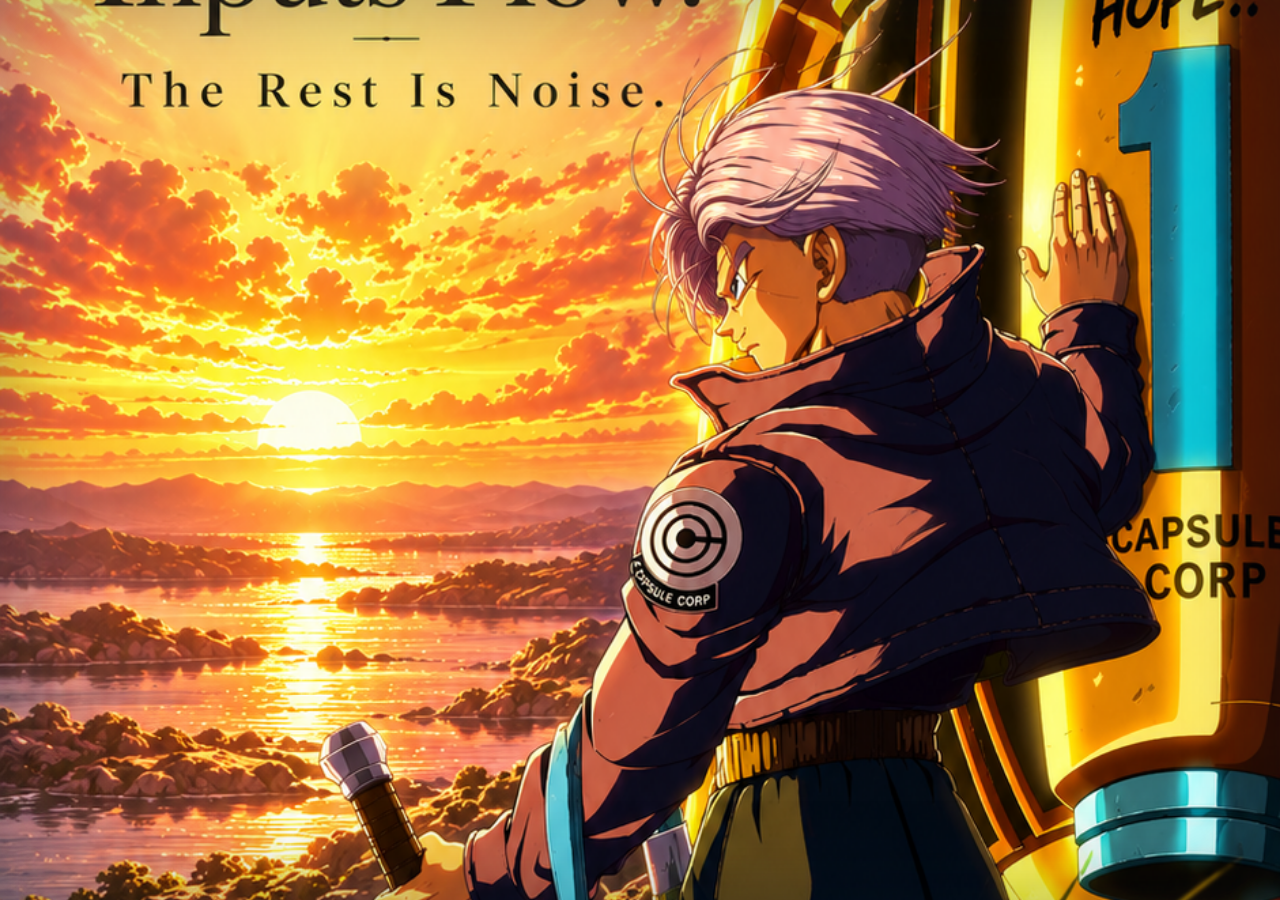
<file: app/src/main/assets/index.html>
<!doctype html>
<html lang="tr">
<head>
<meta charset="utf-8"><meta name="viewport" content="width=device-width, initial-scale=1, maximum-scale=1, user-scalable=no, viewport-fit=cover">
<meta name="theme-color" content="#ffffff"><title>IN MOTION · Daily</title><link rel="stylesheet" href="style.css">
</head>
<body>
<main id="app" aria-label="IN MOTION personal agenda">
<div id="boot-sequence" class="boot-sequence" aria-label="IN MOTION opening sequence">
  <img src="boot_trunks.png" alt="Let the Inputs Flow. The Rest Is Noise."/>
  <div class="boot-light" aria-hidden="true"></div>
  <span class="boot-status">SYSTEM INITIALIZING <b>✦</b></span>
</div>
<section id="cover-page" class="page" aria-label="IN MOTION cover">
  <div class="music-widget">
    <button id="song-next" class="song-next" type="button" onclick="nextCoverSong()" aria-label="Play next background song"><small>♫ NOW PLAYING · TAP TO SKIP</small><strong id="song-title">Beneath the Mask - Instrumental</strong></button>
    <div class="song-equalizer" aria-hidden="true"><i></i><i></i><i></i><i></i><i></i><i></i><i></i><i></i><i></i></div>
    <button id="song-import" type="button" onclick="importCoverSongs()" aria-label="Add music to the playlist">+</button>
  </div>
  <div id="date-panel" class="date-panel"><div id="date-weekday" class="date-weekday"></div><div class="date-eyebrow">IN MOTION / TODAY MATTERS</div><div id="time-greeting" class="time-greeting" aria-live="polite"></div><div id="date-long" class="date-long" hidden></div></div>
  <div class="image-stage" id="cover-stage"><img class="base-image cover-art" src="cover.png" alt="IN MOTION cover" draggable="false"><video id="cover-video" class="cover-motion-video" autoplay muted loop playsinline webkit-playsinline preload="auto" aria-hidden="true" disablepictureinpicture><source src="cover_character_motion.mp4" type="video/mp4"></video><img id="bolt-glow" src="lightning_glow.png" alt="" draggable="false"><div id="spark-trail" aria-hidden="true"><span></span></div><div id="bolt-flash" aria-hidden="true"></div><div id="leaves" aria-hidden="true"></div><div id="birds-flight" aria-hidden="true"><svg viewBox="0 0 60 34"><path d="M2 17 Q16 0 28 17 Q38 5 58 16"/></svg><svg viewBox="0 0 60 34"><path d="M2 18 Q20 6 30 17 Q41 0 58 15"/></svg></div><video id="seal-video" class="seal-motion-video" autoplay muted loop playsinline webkit-playsinline preload="auto" aria-hidden="true" disablepictureinpicture><source src="seal_wide.mp4" type="video/mp4"></video><button id="work-trigger" class="work-trigger" type="button" onclick="startWorkTransition()" aria-label="Open animated work journal"></button><button id="seal-trigger" class="seal-trigger" type="button" aria-label="Tap seal five times to activate lockdown"></button><button id="engine-trigger" class="engine-trigger" type="button" aria-label="Hold to activate The Engine" title="Hold to activate The Engine"></button></div>
  <div class="cover-utility-dock"><div class="cover-utility-clock"><small>LOCAL TIME</small><strong id="cover-live-time">--:--:--</strong></div><button type="button" class="general-notes-launch" onclick="enterGeneralNotes()" aria-label="Open Daily and General Notes"><span>✦</span><strong>DAILY &amp; GENERAL<br>NOTES</strong></button></div>
  <button id="agent-launch" class="agent-launch" type="button" onclick="openInMotionAgent()" aria-label="Open IN MOTION Personal Intelligence"><span class="agent-launch-mark">✦</span><span>ASK</span></button>
  <button class="floating-control control-settings" aria-label="Settings" onclick="openSettings()"><span class="gear-icon">⚙</span></button>
  </section>
<section id="evening-page" class="page is-hidden" aria-label="Daily time slot tracker">
  <div id="evening-background" class="evening-background"></div><div class="evening-overlay"></div>
  <div class="evening-panel"><header class="evening-header"><button type="button" onclick="closeEvening()" class="evening-back">‹</button><div><small>IN MOTION / TIME ARCHITECTURE</small><h2 id="evening-title">GÜNÜN AKIŞI ✦</h2></div></header>
  <div class="evening-date-nav"><label>GÜNLÜK TARİH <input id="evening-date" type="date" aria-label="Görüntülenecek gün" /></label><button type="button" onclick="eveningToday()">BUGÜN</button></div><div class="evening-summary"><small id="evening-current-time">TODAY</small><strong id="evening-remaining">YOUR DAY, IN MOTION</strong><span id="evening-description">Şu anki saat aydınlatıldı. Gününü bilinçli yönet.</span></div>
  <button id="evening-show-all" type="button" class="evening-show-all" onclick="eveningShowAll=!eveningShowAll;renderEvening()">TÜM 24 SAATİ GÖSTER</button><div id="evening-slots" class="evening-slots"></div></div>
  <div id="evening-transition" class="evening-transition" aria-hidden="true"><div aria-hidden="true"></div></div>
</section>
<section id="board-page" class="page is-hidden" aria-label="Personal agenda board">
  <div class="board-topbar"><button class="board-action" onclick="goCover()" aria-label="Back">‹</button><button id="stopwatch-launch" type="button" class="board-action stopwatch-action" onclick="openStopwatch()" aria-label="Open stopwatch" title="Stopwatch"><svg class="stopwatch-launch-icon" xmlns="http://www.w3.org/2000/svg" viewBox="0 0 24 24" fill="none" stroke="currentColor" stroke-width="2" stroke-linecap="round" stroke-linejoin="round" aria-hidden="true"><circle cx="12" cy="13" r="8"/><path d="M12 9v4l2.5 2.5M9 2h6M12 2v3M18.5 5.5l1.5 1.5"/></svg><span id="stopwatch-mini" class="stopwatch-mini">00:00</span></button><button type="button" class="board-date board-log-trigger" onclick="openDayLog()" aria-label="Günlük geçmişini ve takvimi aç"><div id="board-date-label">TODAY</div><b id="board-xp">0 / 8 COMPLETE</b><small>GÜNLÜK LOGU ▾</small></button><button type="button" class="board-action youtube-action" onclick="openYouTube()" aria-label="Open YouTube"><span class="yt-play-mark">▶</span></button><button class="board-action" onclick="openSettings()" aria-label="Settings">⚙</button></div>
  <div id="board-media-strip" class="board-media-strip">
   <button class="board-media-tile" type="button" onclick="openFocusJournal('ee')" aria-label="Open Eat Proper and Exercise Journal"><video autoplay muted playsinline loop preload="metadata"><source src="ee_preview.mp4" type="video/mp4"></video><span>E, E · MOVE</span></button>
   <button class="board-media-tile" type="button" onclick="openFocusJournal('study')" aria-label="Open Study Journal"><video autoplay muted playsinline loop preload="metadata"><source src="study_preview.mp4" type="video/mp4"></video><span>STUDY · FOCUS</span></button>
  </div>
  <div class="image-stage" id="board-stage"><img class="base-image board-art" src="board.jpg" alt="Eight personal agenda sections" draggable="false"><div id="slot-layer"></div></div>
  <div class="cover-utility-dock"><div class="cover-utility-clock"><small>LOCAL TIME</small><strong id="board-live-time">--:--:--</strong></div><button type="button" class="general-notes-launch" onclick="enterGeneralNotes()" aria-label="Open Daily and General Notes"><span>✦</span><strong>DAILY &amp; GENERAL<br>NOTES</strong></button></div>
  
</section>
</main>
<div id="entry-transition" class="entry-transition" aria-hidden="true"><img src="cycle_transition.jpg" alt="" /><div class="cycle-entry-flare"></div></div>
<div id="notes-transition" class="notes-transition" aria-hidden="true"><img src="notes_transition.jpg" alt="" /><div class="notes-entry-flare"></div></div>
<section id="general-notes-page" class="general-notes-page is-hidden" aria-label="Daily and General Notes">
  <header class="general-notes-header"><button type="button" onclick="closeGeneralNotes()" aria-label="Back">‹</button><span id="general-notes-time" class="live-mini-time">--:--:--</span></header>
  <div class="general-notes-background">
    <img src="general_notes_menu.jpg" alt="General Notes and To-Dos background" />
    <button type="button" class="notes-hotspot notes-hotspot-general" onclick="openNotesCategory('general')" aria-label="General Notes"><span id="notes-count-general">00</span></button>
    <button type="button" class="notes-hotspot notes-hotspot-todo" onclick="openNotesCategory('todo')" aria-label="To-Do List"><span id="notes-count-todo">00</span></button>
    <button type="button" class="notes-hotspot notes-hotspot-someday" onclick="openNotesCategory('someday')" aria-label="Someday"><span id="notes-count-someday">00</span></button>
  </div>
  <section id="notes-category-panel" class="notes-category-panel" hidden>
    <header><button type="button" onclick="closeNotesCategory()" aria-label="Back to notes">‹</button><strong id="notes-category-title">GENERAL NOTES</strong><span id="notes-category-time" class="live-mini-time">--:--:--</span></header>
    <div class="notes-category-body"><div id="notes-items" class="notes-items"></div><div class="notes-compose"><input id="notes-new-title" maxlength="200" placeholder="Başlık / next action"><textarea id="notes-new-body" rows="4" placeholder="Notunu yaz veya konuşarak ekle..."></textarea><div class="notes-compose-actions"><button type="button" onclick="speakTo('notes-new-body')">🎙 SPEAK</button><button type="button" onclick="addGeneralNote()">+ SAVE</button></div></div></div>
  </section>
</section>
<div id="work-entry-transition" class="work-entry-transition" aria-hidden="true"><img src="work_transition.jpg" alt="" /><div class="work-entry-flare"></div></div>
<div id="modal-shade" class="shade" aria-hidden="true"><section class="editor-card" role="dialog" aria-modal="true" aria-labelledby="editor-title"><header class="editor-header"><div><div class="editor-overline" id="editor-overline">TODAY / SLOT</div><h1 id="editor-title">SECTION</h1></div><button class="icon-close" onclick="closeEditor()" aria-label="Close">×</button></header><div class="voice-edit-bar"><span>VOICE NOTES</span><button id="editor-mic" class="voice-mic-btn" type="button" onclick="startInMotionSpeech('editor')" aria-label="Dictate into this note"><span aria-hidden="true">🎙</span> SPEAK TO WRITE</button></div><textarea id="editor-input" placeholder="Write or dictate your notes here..." spellcheck="false"></textarea><div class="media-area media-slot-area">
 <div class="media-area-head"><strong>PHOTO &amp; VIDEO ATTACHMENTS</strong><small id="slot-media-count">0 SAVED</small></div>
 <div id="slot-media-grid" class="media-grid"></div>
 <div class="media-actions"><button type="button" onclick="addSlotMedia('image')">+ PHOTO</button><button type="button" onclick="addSlotMedia('video')">+ VIDEO</button></div>
 <small class="media-hint">Saved to this date and slot on your device. Videos play inside IN MOTION.</small>
</div><label class="completed-row"><span><strong>MARK COMPLETE</strong><small>Mark this slot as finished</small></span><input id="slot-complete" type="checkbox"><span class="complete-check">✓</span></label><div class="editor-actions"><button class="cancel-btn" onclick="closeEditor()">CANCEL</button><button class="save-btn" onclick="saveEditor()">SAVE</button></div></section></div>
<div id="settings-shade" class="shade" aria-hidden="true"><section class="settings-card" role="dialog" aria-modal="true" aria-labelledby="settings-title"><header class="editor-header"><div><div class="editor-overline">IN MOTION</div><h1 id="settings-title">SETTINGS</h1></div><button class="icon-close" onclick="closeSettings()" aria-label="Close">×</button></header>
<label class="setting-row"><span><strong>Background music</strong><small>Beneath the Mask · instrumental</small></span><input id="music-enabled" class="switch-input" type="checkbox"><span class="switch-track"></span></label>
<label class="setting-row"><span><strong>Dark mode</strong><small>Deep charcoal · warm amber</small></span><input id="dark-enabled" class="switch-input" type="checkbox"><span class="switch-track"></span></label>
<label class="setting-row"><span><strong>Selection sound</strong><small>Only intentional selections · menu_buki_lvup</small></span><input id="sound-enabled" class="switch-input" type="checkbox"><span class="switch-track"></span></label>
<div class="ai-config"><strong>OPENAI · SECURE CONNECTION</strong><label for="ai-endpoint">Your private AI Worker URL</label><input id="ai-endpoint" type="url" placeholder="https://my-inmotion-ai.example.workers.dev/chat" autocomplete="off"><label for="ai-token">Pairing token</label><input id="ai-token" type="password" placeholder="Enter your private pairing token" autocomplete="off"><p>AI is only used after you configure a secure endpoint. Your OpenAI API key belongs on the server, never in this APK.</p><button type="button" onclick="saveAIConnection()">SAVE AI CONNECTION</button><button type="button" onclick="clearAIConnection()">DISCONNECT</button></div>
<div class="identity-config" id="identity-config">
  <div class="identity-heading"><span class="identity-spark">✦</span><div><strong>IN MOTION / PERSONAL INTELLIGENCE</strong><small>IDENTITY &amp; MEMORY · 3.1</small></div></div>
  <label for="identity-tone">PERSONALITY</label>
  <select id="identity-tone">
    <option value="balanced">BALANCED · calm, analytical, practical</option>
    <option value="direct">DIRECT · decisive, concise</option>
    <option value="companion">COMPANION · warm, witty, grounded</option>
  </select>
  <label for="identity-directive">YOUR CORE DIRECTIVE</label>
  <textarea id="identity-directive" rows="3" maxlength="350" placeholder="What do you want IN MOTION to help you achieve?"></textarea>
  <label for="identity-profile">PERSONAL MEMORY · EDITABLE BY YOU</label>
  <textarea id="identity-profile" rows="4" maxlength="1200" placeholder="Goals, routines, preferences, and non-sensitive facts you want IN MOTION to remember."></textarea>


  <p>Full available IN MOTION conversation history, profile, work, exercise, study, schedules and notes are included in private GPT requests. Server context limits and source permissions still apply. Media files remain on your device unless separately attached.</p>
  <button type="button" onclick="saveIdentitySettings()">SAVE PERSONALITY &amp; MEMORY</button>
  <button type="button" class="identity-reset" onclick="resetIdentitySettings()">RESET IDENTITY SETTINGS</button>
</div>
<p class="settings-note">When GPT is connected, available IN MOTION text records are sent to your configured private AI Worker for answering. Disconnect the Worker to keep interactions local. Voice dictation uses your Android recognition service and may be processed online depending on your device settings. AI requests through your private Worker incur separate API charges.</p><button class="save-btn settings-done" onclick="closeSettings()">DONE</button></section></div>
<div id="gallery-shade" class="shade" aria-hidden="true"><section class="gallery-card" role="dialog" aria-modal="true" aria-labelledby="gallery-title"><header class="editor-header"><div><div class="editor-overline">IN MOTION / MEMORY LOG</div><h1 id="gallery-title">GÜNLÜK LOGU</h1></div><button class="icon-close" onclick="closeGallery()" aria-label="Close">×</button></header><div class="log-date-row"><label for="log-date">GÜN SEÇ</label><input id="log-date" type="date" onchange="openSelectedDayLog()" /><button type="button" onclick="openSelectedDayLog()">GÖSTER</button></div><div id="gallery-list" class="gallery-list"></div><button class="save-btn settings-done" onclick="closeGallery()">CLOSE</button></section></div>
<div id="history-shade" class="shade" aria-hidden="true"><section class="history-card" role="dialog" aria-modal="true" aria-labelledby="history-title"><header class="editor-header"><div><div class="editor-overline">ARCHIVED / READ ONLY</div><h1 id="history-title">DAY</h1></div><button class="icon-close" onclick="closeHistory()" aria-label="Close">×</button></header><div id="history-scroll" class="history-scroll"><div id="history-board" class="history-board"><img src="board.jpg" alt="Archived agenda"><div id="history-slots"></div></div><section class="history-media-area"><strong>SAVED ATTACHMENTS</strong><div id="history-media-list"></div></section></div><div class="history-footer"><span class="history-status" id="history-status"></span><div class="history-actions"><button type="button" class="zoom-btn" onclick="changeHistoryZoom(-1)" aria-label="Zoom out">−</button><button type="button" class="zoom-btn" onclick="changeHistoryZoom(1)" aria-label="Zoom in">+</button><button type="button" class="save-image-btn" onclick="saveHistoryToPhone()">SAVE TO PHONE</button></div></div></section></div>
<div id="lockdown-shade" class="lockdown-shade" aria-hidden="true" role="dialog" aria-modal="true" aria-label="Disruption lockdown">
  <div class="lockdown-ambient"></div>
  <div class="lockdown-content">
    <div class="lockdown-overline">IN MOTION / EMERGENCY PROTOCOL</div>
    <div class="lockdown-hero"><img src="lockdown_guardian.jpg" alt="Crimson guardian overlooking the lockdown protocol" draggable="false" /></div>
    <h1>LOCKDOWN</h1>
    <p class="lockdown-caption">DISRUPTION DETECTED · OVERRIDE REQUIRED</p>
    <div class="lockdown-status">NO INTERNAL NEGOTIATION · RETURN TO ACTION</div>
    <div class="lockdown-guide">
      <h2>IDENTIFY THE DISRUPTION</h2>
      <p>Describe below what triggered <em>The Disruption</em>. What thoughts, doubts, or internal negotiations are interfering with your ability to take action?</p>
      <p>Once completed, copy the entire text box and paste it into ChatGPT with the following instruction:</p>
      <blockquote>"Based on the situation described above, create a personalized Reassurer that addresses my concerns, neutralizes the internal negotiation, and helps me return to decisive action."</blockquote>
    </div>
    <div class="voice-edit-bar"><label for="lockdown-notes">DISRUPTION NOTEPAD</label><button class="voice-mic-btn" type="button" onclick="startInMotionSpeech('lockdown')">🎙 DICTATE</button></div>
    <textarea id="lockdown-notes" autocomplete="off" autocorrect="off" spellcheck="false" placeholder="Identify the disruption. Write what is stopping you and what you need to hear."></textarea>
    <p id="lockdown-instruction" class="lockdown-instruction">Write at least one line to override. Your notes are stored on this device.</p>
    <div class="lockdown-actions"><button id="lockdown-copy" class="lockdown-copy" type="button" onclick="copyLockdownForChatGPT()">COPY FOR CHATGPT</button><button id="lockdown-enter" class="lockdown-enter" type="button" onclick="completeLockdown()">ENTER / RESTORE CONTROL</button></div>
  </div>
</div>
<div id="stopwatch-shade" class="shade" aria-hidden="true"><section class="stopwatch-card" role="dialog" aria-modal="true" aria-labelledby="stopwatch-title"><header class="editor-header"><div><div class="editor-overline">IN MOTION / FOCUS CLOCK</div><h1 id="stopwatch-title">STOPWATCH</h1></div><button type="button" class="icon-close" onclick="closeStopwatch()" aria-label="Close stopwatch">×</button></header><div id="stopwatch-display" class="stopwatch-display" role="timer" aria-live="off">00:00:00.00</div><div class="stopwatch-actions"><button type="button" class="cancel-btn" onclick="resetStopwatch()">RESET</button><button type="button" class="save-btn" id="stopwatch-toggle" onclick="toggleStopwatch()">START</button></div><p class="settings-note">The stopwatch keeps its elapsed time even when this panel is closed or the app is reopened.</p></section></div>
<div id="work-shade" class="work-shade" aria-hidden="true" role="dialog" aria-modal="true" aria-label="Work Journal">
 <div class="work-header"><button class="work-return" type="button" onclick="closeWorkJournal()" aria-label="Back to IN MOTION">‹</button><div><span id="journal-eyebrow">IN MOTION / PROFESSIONAL RECORD</span><strong id="journal-title">WORK JOURNAL</strong></div><button class="work-settings" type="button" onclick="openInMotionAgent()" aria-label="Ask in Motion">✦</button></div>
 <div id="work-scroll" class="work-scroll">
  <div class="work-hero"><img id="journal-hero" src="work_hero.jpg" alt="Work journal cover art" onerror="this.style.display='none';this.parentElement.classList.add('work-hero-fallback')" draggable="false"><div id="work-project-menu" class="work-project-menu" hidden>
  <button type="button" onclick="openProjectCategory('active')">ACTIVE PROJECTS <span>›</span></button>
  <button type="button" onclick="openProjectCategory('archived')">ARCHIVED PROJECTS <span>›</span></button>
  <button type="button" onclick="openProjectCategory('potential')">POTENTIAL LIST <span>›</span></button>
  <button type="button" onclick="openStatusQuo()">STATUS QUO <span>›</span></button>
 </div><div id="journal-hero-label" class="work-hero-label">MAKE TODAY COUNT</div></div>
  <p id="journal-intro" class="work-intro">The work you put in. The days you lived. The evidence you choose to keep.</p>
  <button id="program-launch" type="button" class="program-launch" onclick="openProgram()" hidden><span>THE PROGRAM</span><small>VIEW CURRENT ROUTINE</small><span aria-hidden="true">›</span></button>
  <div class="work-toolbar"><label>MEDIA DATE <input id="work-date" type="date" /></label><button type="button" onclick="addWorkPhotos()">+ PHOTO</button><button type="button" onclick="addJournalMedia('video')">+ VIDEO</button></div>
  <p class="work-privacy">Photos and videos stay in private app storage; they are not sent to AI. Keep your original files as a backup. Videos can take significant phone storage.</p>
  <div id="work-days" class="work-days"></div><button id="work-more" class="work-more" onclick="loadMoreWorkDays()" type="button">LOAD UPCOMING DAYS</button>
 </div>
</div>
<div id="status-quo-shade" class="project-shade" aria-hidden="true" role="dialog" aria-modal="true" aria-label="Work Status Quo photo">
<header class="subpage-head"><button type="button" onclick="closeStatusQuo()">‹</button><strong>STATUS QUO</strong><button type="button" onclick="closeStatusQuo()">×</button></header>
<div class="subpage-scroll status-quo-scroll"><p>Your current reference. Replace the image whenever you want.</p><div class="status-quo-frame"><img id="status-quo-photo" alt="Current Work Status Quo" hidden /><p id="status-quo-empty">Henüz fotoğraf eklenmedi.</p></div><button type="button" class="project-create" onclick="replaceStatusQuoPhoto()">+ ADD / REPLACE PHOTO</button></div>
</div>
<div id="project-category-shade" class="project-shade" aria-hidden="true" role="dialog" aria-modal="true" aria-label="Project category">
 <header class="subpage-head"><button onclick="closeProjectCategory()" type="button">‹</button><strong id="project-category-title">ACTIVE PROJECTS</strong><button onclick="closeProjectCategory()" type="button">×</button></header>
 <div class="subpage-scroll project-background"><p id="project-category-description"></p><button class="project-create" onclick="createProject()" type="button">+ NEW PROJECT</button><div id="project-category-list"></div></div>
</div>
<div id="project-detail-shade" class="project-shade project-detail-shade" aria-hidden="true" role="dialog" aria-modal="true" aria-label="Project detail">
 <header class="subpage-head"><button onclick="closeProjectDetail()" type="button">‹</button><strong id="project-detail-title">PROJECT</strong><button onclick="closeProjectDetail()" type="button">×</button></header>
 <div class="subpage-scroll project-background">
  <label class="subpage-label" for="project-name">PROJECT NAME</label><input id="project-name" maxlength="120" placeholder="Project title">
  <label class="subpage-label" for="project-description">PROJECT NOTES</label>
  <div class="subpage-note"><textarea id="project-description" rows="6" placeholder="Notes, priorities, next actions..."></textarea><button type="button" onclick="speakTo('project-description')">🎙 SPEAK</button></div>
  <div class="subpage-actions"><button onclick="saveProject()" type="button">SAVE PROJECT</button><button onclick="cycleProjectStatus()" id="project-status-button" type="button">MOVE CATEGORY</button></div>
  <h3>PROJECT MEDIA & FILES</h3><div id="project-media-grid" class="media-grid"></div>
  <div class="subpage-actions"><button onclick="addProjectAttachment('image')" type="button">+ PHOTO</button><button onclick="addProjectAttachment('video')" type="button">+ VIDEO</button><button onclick="addProjectAttachment('file')" type="button">+ FILE</button></div>
  <h3>PROJECT TASKS</h3><div id="project-task-list"></div><div class="subpage-actions"><input id="project-new-task" maxlength="160" placeholder="New task..."><button onclick="addProjectTask()" type="button">+ TASK</button></div>
  <small class="subpage-footnote">Tasks and timers stay on this device. Timing is measured from real elapsed time, even if you leave the screen.</small>
 </div>
</div>
<div id="program-day-shade" class="project-shade program-day-shade" aria-hidden="true" role="dialog" aria-modal="true" aria-label="Program day">
 <header class="subpage-head"><button onclick="closeProgramDay()" type="button">‹</button><strong id="program-day-title">MONDAY</strong><button onclick="closeProgramDay()" type="button">×</button></header>
 <div class="subpage-scroll ee-background">
  <div id="program-day-images" class="media-grid program-day-images"></div>
  <div class="subpage-actions"><button type="button" onclick="addProgramDayImage()">CHANGE / ADD IMAGE</button></div>
  <label class="subpage-label" for="program-day-note">PROGRAM NOTES</label>
  <div class="subpage-note"><textarea id="program-day-note" rows="8" placeholder="Plan, exercises, sets, meals, or preparation..."></textarea><button type="button" onclick="speakTo('program-day-note')">🎙 SPEAK</button></div>
  <button type="button" class="subpage-save" onclick="saveProgramDay()">SAVE PROGRAM NOTES</button>
 </div>
</div>
<div id="program-shade" class="program-shade" aria-hidden="true" role="dialog" aria-modal="true" aria-labelledby="program-title">
 <div class="program-head"><button type="button" onclick="closeProgram()" aria-label="Back to E,E">‹</button><div><span>EAT / PROPER / EXERCISE</span><strong id="program-title">THE PROGRAM</strong></div><button type="button" onclick="closeProgram()" aria-label="Close program">×</button></div>
 <div class="program-body"><div class="program-art"><img id="program-image" alt="Your current training program" src="program_default.jpg" onerror="this.onerror=null;this.src='program_default.svg'"></div>
 <div class="program-six"><button type="button" onclick="openProgramDay(0)">LEGS</button><button type="button" onclick="openProgramDay(1)">ARMS</button><button type="button" onclick="openProgramDay(2)">SHOULDER</button><button type="button" onclick="openProgramDay(3)">CHEST</button><button type="button" onclick="openProgramDay(4)">BACK</button><button type="button" onclick="openProgramDay(5)">TRICEPS</button></div><p>Tap a muscle group to open its editable image and notes. CHANGE IMAGE below replaces the main program artwork.</p></div>
 <div class="program-actions"><button type="button" onclick="changeProgramImage()">CHANGE IMAGE</button><button type="button" onclick="resetProgramImage()">RESET DEFAULT</button></div>
</div>
<div id="work-lightbox" class="work-lightbox" aria-hidden="true" role="dialog" aria-modal="true" aria-label="Work photo"><button type="button" onclick="closeWorkPhoto()" aria-label="Close photo">×</button><img id="work-lightbox-photo" alt="Saved work photo" /></div>
<div id="agent-shade" class="shade" aria-hidden="true">
  <section class="agent-card" role="dialog" aria-modal="true" aria-labelledby="agent-title">
    <header class="editor-header"><div><div class="editor-overline">IN MOTION / PERSONAL INTELLIGENCE</div><h1 id="agent-title">ASK IN MOTION <span class="agent-title-spark">✦</span></h1></div><button class="icon-close" type="button" onclick="closeInMotionAgent()" aria-label="Close personal intelligence">×</button></header>
    <div class="agent-private"><span>● PERSONAL MEMORY</span><span id="agent-connect-status">LOCAL MODE · AI NOT CONFIGURED</span></div>
 <div class="agent-ai-tools"><span class="agent-memory-mode">✦ FULL APP MEMORY</span><button type="button" onclick="openChatGPTShortcut()">CHATGPT ↗</button><button type="button" onclick="openIdentitySettings()">PERSONALIZE ⚙</button></div>
    <p class="agent-description">Search your daily notes, completed tasks, Gallery history and Guardian override log. Available on-device records can be included when your private GPT connection is active.</p>
    <div class="agent-suggestions">
      <button type="button" onclick="askAgentPreset('today')">TODAY</button>
      <button type="button" onclick="askAgentPreset('history')">HISTORY</button>
      <button type="button" onclick="askAgentPreset('overrides')">OVERRIDES</button>
    </div>
    <div id="agent-messages" class="agent-messages" role="log" aria-live="polite"></div>
    <div class="agent-compose"><textarea id="agent-input" rows="2" placeholder="Ask about your notes, or search by keyword..." spellcheck="false"></textarea><button class="agent-voice-btn" type="button" onclick="startInMotionSpeech('agent')" aria-label="Speak your question">🎙</button><button class="agent-send-btn" type="button" onclick="submitAgentQuery()">ASK</button></div>
    <div class="agent-footer"><span id="agent-footer-mode">LOCAL SEARCH · DEVICE ONLY</span><button type="button" onclick="clearInMotionChat()">CLEAR CHAT</button></div>
  </section>
</div>
<div id="toast" class="toast" role="status" aria-live="polite"></div>
<audio id="web-audio" src="beneath_the_mask_instrumental.mp3" preload="none" loop></audio><audio id="web-click" src="menu_select_new.wav" preload="auto"></audio><audio id="web-lockdown" src="guardians_lockdown.mp3" preload="none" loop></audio>
<script src="app.js"></script>
</body></html>
</file>
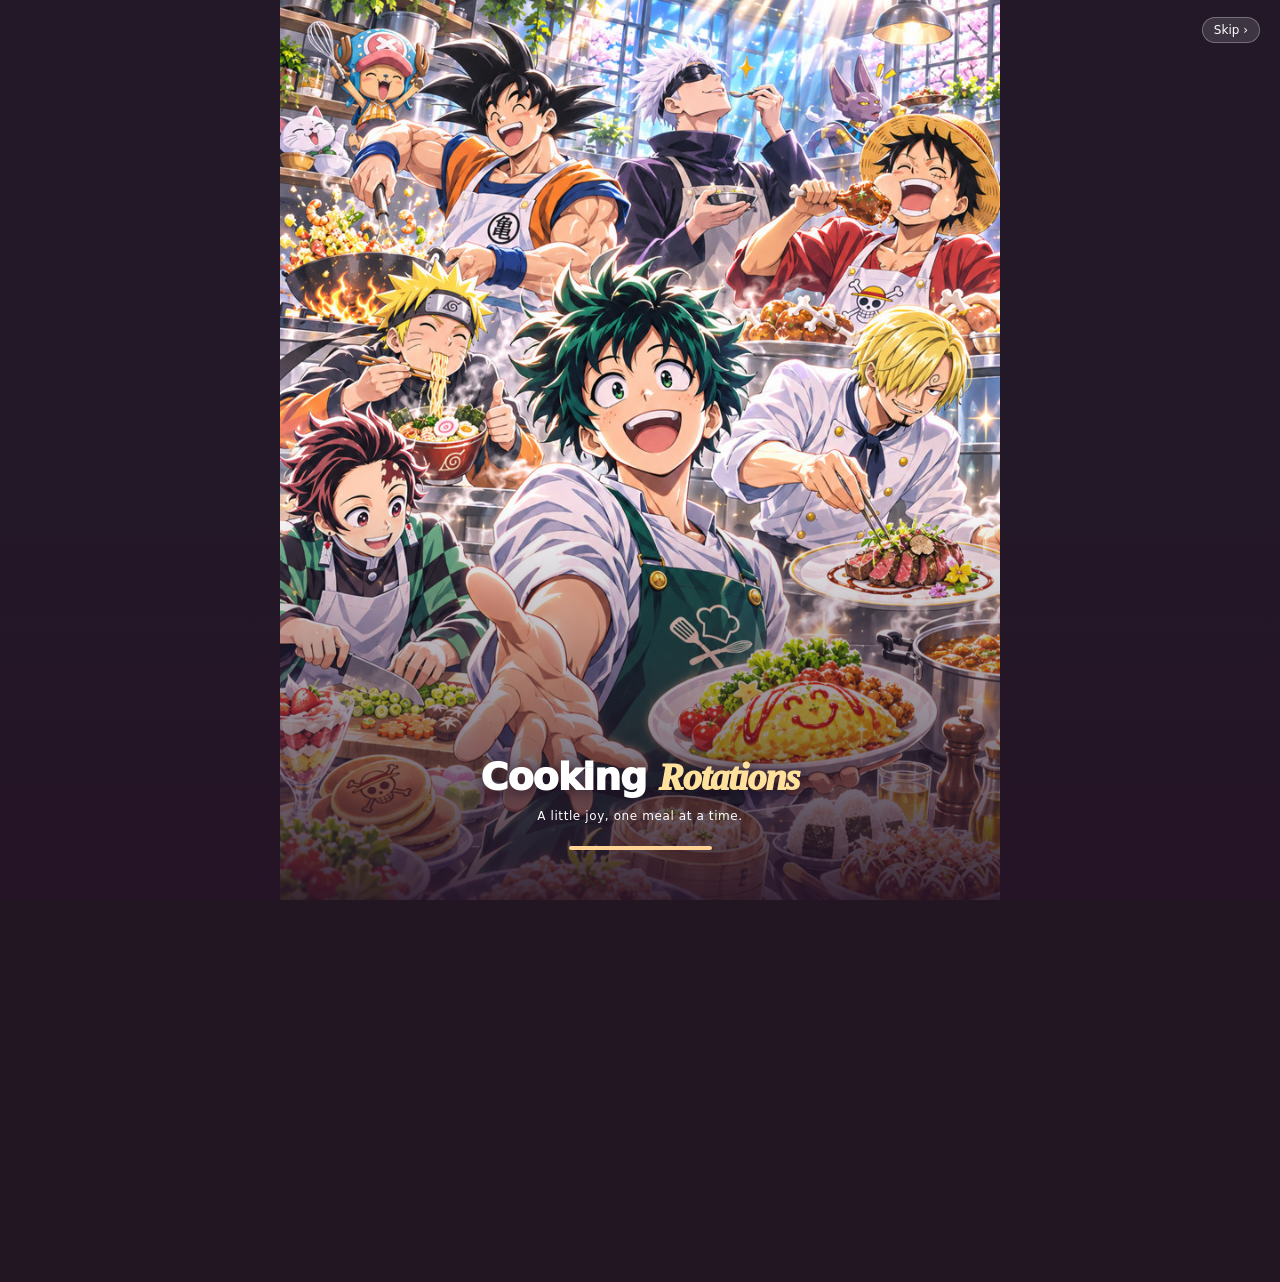
<file: cooking-app/src/main/assets/index.html>
<!doctype html>
<html lang="en"><head><meta charset="utf-8"/><meta name="viewport" content="width=device-width,initial-scale=1,viewport-fit=cover,user-scalable=no"/><meta name="theme-color" content="#291a26"/><title>Cooking Rotations</title><link rel="stylesheet" href="style.css"/></head>
<body class="intro-pending">
<div id="splash" class="splash" aria-label="Opening Cooking Rotations"><img src="splash.jpg" alt="Anime friends having fun cooking"/><div class="splash-overlay"><div class="splash-title">Cooking <em>Rotations</em></div><div class="splash-caption">A little joy, one meal at a time.</div><div class="splash-loader"><span></span></div><button class="skip-splash" onclick="skipSplash()">Skip ›</button></div></div>
<div class="video-wall"><video id="ambient" autoplay muted playsinline loop preload="metadata"><source src="1118.mp4" type="video/mp4"/></video><div class="video-shade"></div></div>
<div class="app-shell">
<header class="topbar"><div class="brand-mark"><img src="brand.png" alt="Cooking Rotations icon"/></div><div class="brand-text"><strong>Cooking Rotations</strong><small>MAKE DINNER A HAPPY RITUAL</small></div><button class="round icon" id="soundQuickToggle" title="Mute kitchen effects" aria-label="Toggle kitchen sound effects">🔊</button><button class="round icon" id="settingsButton" title="Settings">⚙</button></header>
<main id="pages">
<section id="home" class="page active">
 <div class="hero glass"><div><span class="eyebrow">YOUR LITTLE KITCHEN ✨</span><h1>What's cooking<br/><i>tonight?</i></h1><p>Five feel-good meals. Zero overthinking.</p></div><div class="hero-emoji">🍳</div><div class="hero-actions"><button class="primary" id="surpriseMe">✦ Pick for me</button><button class="ghost" id="quickJournal">＋ Journal entry</button></div></div>
 <div class="section-heading"><div><span class="eyebrow">THE MENU</span><h2>My Rotations <span id="rotationCount">5</span></h2></div><button class="text-button" id="addRotation">＋ New</button></div>
 <div id="rotationList" class="rotation-list"></div>
 <div class="mini-insight glass" id="homeInsight"></div>
</section>

<section id="shop" class="page">
 <div class="page-heading">
  <span class="eyebrow">GOOD FOOD STARTS WITH A GOOD LIST ✨</span>
  <h1>Market Run <span>🛒</span></h1>
  <p>Pick your meals. Shop once. Enjoy the evening.</p>
 </div>
 <div class="shop-intro glass">
  <div class="shop-basket-illustration">🧺<span>✦</span></div>
  <div class="shop-intro-copy"><span class="eyebrow">YOUR WEEKLY LITTLE QUEST</span><h2>Dinner, sorted.</h2><p>One calm shopping trip for all your favorite rotations.</p></div>
 </div>
 <div class="shop-section-title"><span>01 · PICK YOUR ROTATIONS</span><button type="button" id="shopSelectAll">Select all</button></div>
 <div class="shop-rotations" id="shopRotations"></div>
 <div class="shop-section-title"><span>02 · YOUR MARKET LIST</span><span id="shopLastRun" class="shop-last-run" hidden></span></div>
 <div class="shop-switch">
   <button type="button" class="active" id="shopListTab">🛍 Shopping list</button>
   <button type="button" id="shopPantryTab">⌂ My pantry</button>
 </div>
 <div id="shopStatus" class="shop-status glass"></div>
 <div id="shopListPanel">
  <div class="shop-list-tools">
   <button type="button" class="shop-tool-button add" id="shopAddItem">＋ Item</button>
   <button type="button" class="shop-tool-button" id="shopCopy">⧉ Copy list</button>
  </div>
  <div id="shopList"></div>
 </div>
 <div id="shopPantryPanel" hidden>
  <p class="shop-help-text">Mark ingredients you already have. They'll automatically disappear from the shopping list — no inventory counting required.</p>
  <div id="shopPantry"></div>
 </div>
 <div class="shop-actions glass">
  <button type="button" class="wide primary" id="shopFinish">✓ Finish this Market Run</button>
  <div class="shop-secondary-actions">
   <button type="button" id="shopRepeat">↺ Repeat last run</button>
   <button type="button" id="shopNewRun">＋ Fresh run</button>
  </div>
  <p>Your list, pantry and recipe edits stay saved on your phone.</p>
 </div>
</section>
<section id="journal" class="page"><div class="page-heading"><span class="eyebrow">MEMORIES FROM THE KITCHEN</span><h1>Meal Journal <span>📔</span></h1><p>Collect meals and moments, not perfection.</p></div><button class="wide primary" id="journalNew">＋ Add today's cooking</button><div id="journalList" class="journal-list"></div></section>
<section id="gallery" class="page"><div class="page-heading"><span class="eyebrow">THE LITTLE MOMENTS</span><h1>My Gallery <span>🌷</span></h1><p>Photos, videos, and food that made you smile.</p></div><div id="galleryGrid" class="gallery-grid"></div></section>
<section id="music" class="page">
 <div class="page-heading"><span class="eyebrow">YOUR KITCHEN SOUNDTRACK ✨</span><h1>Cooking Radio <span>🎶</span></h1><p>Your music, your evening. Keep it simple.</p></div>
 <div class="music-hero glass"><span class="music-doodle">🎵</span><div><span class="eyebrow">NOW PLAYING</span><h2 id="musicNowTitle">Nothing playing yet</h2><p id="musicNowSub">Add your favorite tracks to get cooking.</p></div></div>
 <div class="music-controls glass">
  <input type="range" min="0" max="1000" value="0" id="musicSeek" aria-label="Seek playback"/>
  <div class="music-clock"><span id="musicElapsed">0:00</span><span id="musicDuration">0:00</span></div>
  <div class="music-actions"><button id="musicShuffle" title="Shuffle">⇄</button><button id="musicPrev" title="Previous">⏮</button><button id="musicPlay" class="music-main-button" title="Play or pause">▶</button><button id="musicNext" title="Next">⏭</button><button id="musicRepeat" title="Repeat current song">↻</button></div>
 </div>
 <div class="music-switch"><button id="musicLocalTab" class="active">♫ On my phone</button><button id="musicYoutubeTab">▶ YouTube links</button></div>
 <div id="localMusicPanel" class="music-panel"><button class="wide primary" id="musicImport">＋ Add audio from phone</button><div id="localMusicList"></div><p class="music-hint">MP3, M4A and other supported local audio. Files remain on your phone. We save access to the songs you select.</p></div>
 <div id="youtubeMusicPanel" class="music-panel" hidden><div class="music-add-url glass"><label class="field"><span>YouTube video link</span><input type="url" id="youtubeUrl" placeholder="https://youtu.be/..."/></label><label class="field"><span>Label (optional)</span><input type="text" id="youtubeLabel" maxlength="80" placeholder="Tonight's cooking song"/></label><button class="wide primary" id="youtubeAdd">＋ Save YouTube link</button></div><div id="youtubePlayerContainer" class="youtube-status" hidden></div><div id="youtubeLinks"></div><p class="music-hint">YouTube videos play inside their official visible player, with an internet connection. Audio extraction or background-only YouTube playback is not supported.</p></div>
</section>

<section id="cinema" class="page">
 <div class="page-heading"><span class="eyebrow">A LITTLE SHOW WITH DINNER 🍿</span><h1>Kitchen Cinema <span>🎬</span></h1><p>Press play. Make dinner. Keep the good vibes rolling.</p></div>
 <div class="cinema-feature glass">
  <div class="cinema-feature-art">🎞️ <span>✨</span></div>
  <div><span class="eyebrow">YOUR COZY SCREEN</span><h2>Watch while you cook.</h2><p>Offline favorites, your own collections, and streaming shortcuts in one place.</p></div>
 </div>
 <div class="cinema-heading"><span>OPEN YOUR FAVORITES</span><small>Official apps</small></div>
 <div class="cinema-platforms">
  <button class="cinema-service netflix" data-service="netflix"><b>N</b><span>Netflix</span><small>Open app ↗</small></button>
  <button class="cinema-service crunchyroll" data-service="crunchyroll"><b>◕</b><span>Crunchyroll</span><small>Open app ↗</small></button>
  <button class="cinema-service youtube" data-service="youtube"><b>▶</b><span>YouTube</span><small>Open app ↗</small></button>
 </div>
 <div class="cinema-continue glass" id="cinemaContinue" hidden></div>
 <div class="cinema-heading"><span>MY WATCH SHELF</span><button id="cinemaNewCategory" class="cinema-small-button">＋ Collection</button></div>
 <div class="cinema-shelves" id="cinemaCategories"></div>
 <div class="cinema-switch">
  <button class="active" id="cinemaOfflineTab">⬇ Offline videos</button>
  <button id="cinemaLinksTab">🔗 Saved links</button>
 </div>
 <div id="cinemaOfflinePanel">
  <button class="wide primary cinema-import" id="cinemaImport">＋ Add videos from phone</button>
  <div id="cinemaVideos" class="cinema-list"></div>
  <p class="cinema-hint">Your videos stay on your device. Play them offline, organize by collection, and pick up where you left off. The floating mini-player stays visible while you browse other tabs.</p>
 </div>
 <div id="cinemaLinksPanel" hidden>
  <button class="wide primary cinema-import" id="cinemaAddLink">＋ Save video or series link</button>
  <div id="cinemaLinks" class="cinema-list"></div>
  <p class="cinema-hint">YouTube links use the official visible in-app player. Netflix and Crunchyroll open in their own apps because protected streams cannot be embedded here.</p>
 </div>
</section>
<section id="stats" class="page"><div class="page-heading"><span class="eyebrow">PROGRESS WITHOUT PRESSURE</span><h1>Kitchen Story <span>⭐</span></h1><p>Every meal counts. Keep the joy.</p></div><div id="statsContent"></div></section>
</main>
<nav class="tabbar"><button class="tab active" data-tab="home"><span>⌂</span><small>Home</small></button><button class="tab" data-tab="journal"><span>▤</span><small>Journal</small></button><button class="tab addtab" id="floatingAdd"><span>＋</span></button><button class="tab" data-tab="gallery"><span>▦</span><small>Gallery</small></button><button class="tab" data-tab="music"><span>♫</span><small>Music</small></button><button class="tab" data-tab="cinema"><span>🎬</span><small>Cinema</small></button><button class="tab" data-tab="shop"><span>🛒</span><small>Shop</small></button><button class="tab" data-tab="stats"><span>✧</span><small>Story</small></button></nav>
</div>
<!-- Persistent visible YouTube player: intentionally outside SPA pages so tab changes cannot unmount it. -->
<aside id="youtubeDock" class="youtube-dock" hidden aria-label="Persistent YouTube video player">
 <div class="youtube-dock-head">
  <span class="youtube-live-dot" aria-hidden="true">▶</span>
  <span id="youtubeDockTitle" class="youtube-dock-title">YouTube is playing</span>
  <button type="button" id="youtubeDockMusic" class="youtube-dock-action" aria-label="Go to Cooking Radio" title="Cooking Radio">♫</button>
  <button type="button" id="youtubeDockClose" class="youtube-dock-action" aria-label="Stop YouTube and close the player" title="Stop YouTube">×</button>
 </div>
 <div id="youtubeDockPlayer" class="youtube-dock-player"></div>
 <div class="youtube-dock-footer"><span>Keep watching while exploring your rotations</span><a id="youtubeOpenExternal" href="https://www.youtube.com/" target="_blank" rel="noopener">Open in YouTube ↗</a></div>
</aside>
<div class="modal-wrap" id="modalWrap" aria-hidden="true"><div class="modal-shade" id="modalShade"></div><div class="modal" id="modal"></div></div>
<div class="mini-music" id="miniMusic" hidden><span class="mini-musical">♫</span><button id="miniMusicTitle" class="mini-name">Cooking Radio</button><button id="miniPrev" class="mini-icon" title="Previous track">‹</button><button id="miniToggle" class="mini-icon" title="Play or pause">▶</button><button id="miniNext" class="mini-icon" title="Next track">›</button></div>
<div class="toast" id="toast"></div>
<input id="importFile" type="file" accept="application/json" hidden/>
<script src="app.js"></script><script src="music.js"></script><script src="cinema.js"></script><script src="shop.js"></script><script src="sfx.js"></script></body></html>
</file>
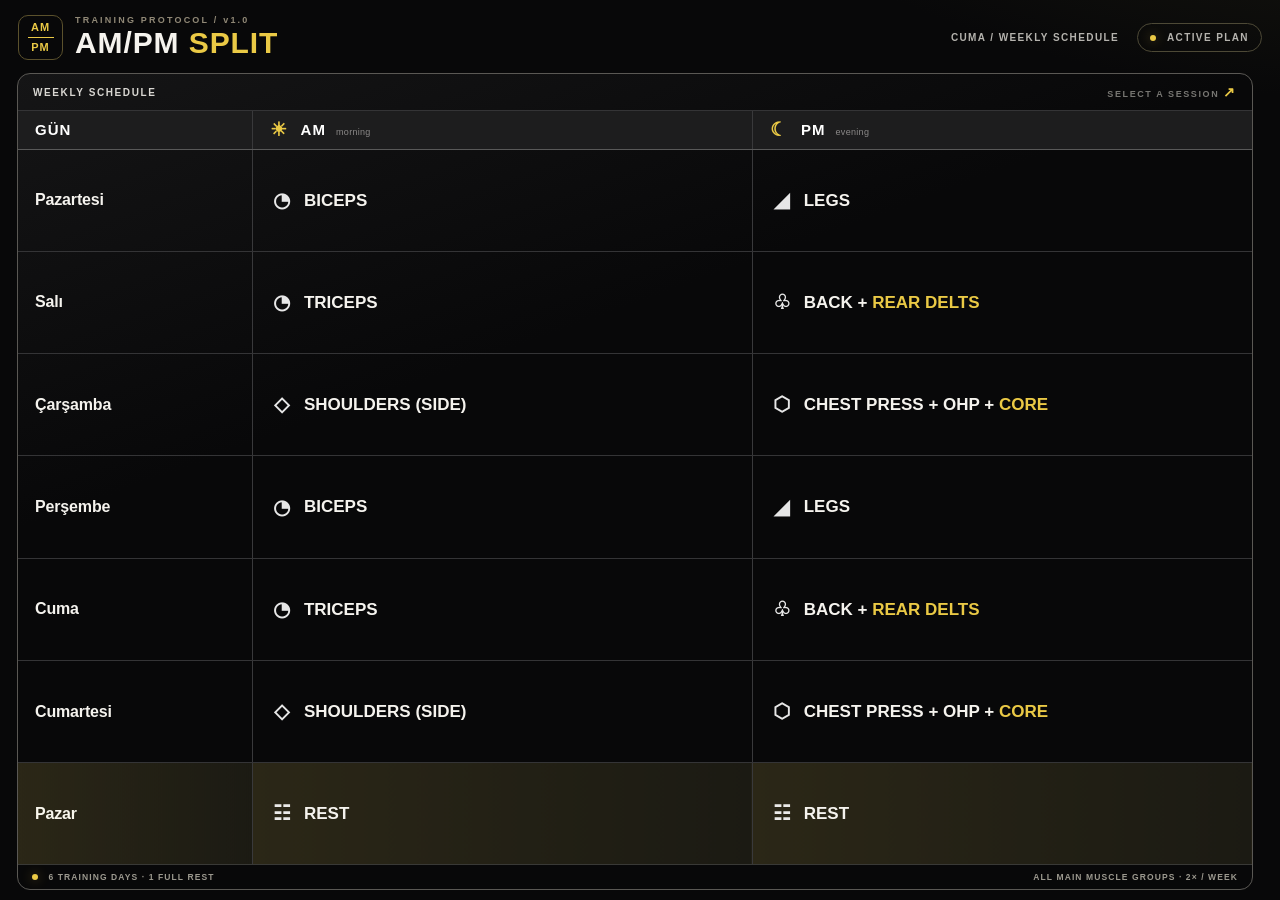
<file: splitapp/app/src/main/assets/index.html>
<!doctype html>
<html lang="tr">
<head>
  <meta charset="utf-8"/>
  <meta name="viewport" content="width=device-width,initial-scale=1,viewport-fit=cover,user-scalable=no"/>
  <meta name="theme-color" content="#09090a"/>
  <title>AM/PM Split</title>
  <style>
:root{color-scheme:dark;--bg:#080809;--ink:#f5f3ee;--muted:#8d8d8f;--accent:#eac945;--line:#343436;--panel:#111112;--panel2:#181819}
*{box-sizing:border-box}html,body{margin:0;height:100%;overflow:hidden;background:var(--bg);color:var(--ink);font-family:Inter,"Segoe UI",Roboto,Arial,sans-serif;-webkit-tap-highlight-color:transparent}button{font:inherit}button:focus-visible,.session:focus-visible{outline:2px solid var(--accent);outline-offset:-3px}
.shell{height:100dvh;display:flex;flex-direction:column;padding:12px 17px 10px;gap:11px;background:radial-gradient(ellipse 78% 55% at 110% -30%,#212013 0,transparent 75%),var(--bg)}
.top{display:flex;justify-content:space-between;align-items:center;min-height:50px;gap:10px;padding:0 1px}.branding{display:flex;gap:12px;align-items:center}.emblem{border:1px solid #5b512c;color:var(--accent);height:45px;min-width:45px;display:flex;flex-direction:column;align-items:center;justify-content:center;border-radius:10px;line-height:1;font-size:11px;font-weight:900;letter-spacing:1px}.emblem i{height:1px;background:var(--accent);width:26px;margin:4px}.suptitle{font-size:9px;letter-spacing:2.2px;color:#918977;font-weight:700}.brandcopy h1{font-size:clamp(20px,2.9vw,30px);margin:2px 0 0;font-weight:820;letter-spacing:.9px;line-height:1.05}.brandcopy h1 b{color:var(--accent)}.topright{display:flex;align-items:center;gap:18px;color:#b5b3ae;font-size:10px;letter-spacing:1.4px;font-weight:750;white-space:nowrap}.indicator{border:1px solid #4d4936;padding:8px 12px;border-radius:99px}.dot,.legend-dot{display:inline-block;width:6px;height:6px;border-radius:100%;background:var(--accent);margin-right:7px;box-shadow:0 0 12px #eac94570}
.main{flex:1;display:flex;min-height:0;gap:10px}.board{flex:1;min-width:0;display:flex;flex-direction:column;border:1px solid #5a5854;border-radius:13px;overflow:hidden;background:linear-gradient(160deg,#151516,#080809 36%)}.board-caption{display:flex;justify-content:space-between;align-items:center;padding:10px 15px;border-bottom:1px solid var(--line);color:#d9d7d2;font-size:10px;letter-spacing:1.6px;font-weight:800;min-height:35px}.board-caption span:last-child{color:#777672;font-size:9px}.caption-arrow{color:var(--accent)!important;font-size:14px!important}.table-wrap{min-height:0;flex:1;overflow:auto;scrollbar-width:thin;scrollbar-color:#59533c transparent}.schedule{border-collapse:collapse;width:100%;height:100%;table-layout:fixed;min-height:280px}.schedule .day-col{width:19%}.schedule th{height:38px;background:#1d1d1e;font-size:15px;color:#fff;font-weight:800;letter-spacing:1px;text-align:left;padding:5px 17px;border-bottom:1px solid #595959}.schedule th:not(:last-child),.schedule td:not(:last-child){border-right:1px solid #39393b}.schedule th small{font-weight:500;font-size:9px;letter-spacing:.3px;color:#8b8988;margin-left:5px}.sun,.moon{color:var(--accent);font-size:19px;margin-right:8px;vertical-align:-1px}.schedule tr td{height:calc((100% - 38px)/7);min-height:38px;border-bottom:1px solid #343436;padding:0}.schedule tbody tr:last-child td{border-bottom:0}.schedule td:first-child{padding:7px 14px 7px 17px;font-weight:750;font-size:clamp(11px,1.55vw,16px);letter-spacing:-.15px}.schedule td .session{background:none;color:var(--ink);border:0;text-align:left;width:100%;height:100%;padding:7px 10px 7px 17px;display:flex;align-items:center;gap:10px;font-size:clamp(11px,1.6vw,17px);font-weight:600;cursor:pointer;line-height:1.25}.schedule td .session:active,.schedule td .session:hover,.schedule td .session.selected{background:rgba(234,201,69,.095)}.schedule td .session.selected{box-shadow:inset 3px 0 var(--accent)}.glyph{width:24px;min-width:24px;display:inline-flex;justify-content:center;align-items:center;font-size:20px;opacity:.9;filter:grayscale(1) brightness(2)}.session .mainname{display:inline-block}.session .mark{color:var(--accent);font-weight:780}.restrow td{background:linear-gradient(90deg,#2b2717,#1b1a13)!important}.restrow .session{color:#f8f5e8;cursor:default}.restrow td:first-child{color:#f9f7ed}.board-footer{display:flex;justify-content:space-between;align-items:center;gap:8px;padding:7px 14px;border-top:1px solid #393936;font-size:8.5px;letter-spacing:1.1px;color:#9c998f;font-weight:750;white-space:nowrap}
.detail{flex:0 0 0;min-width:0;border:0 solid #55534d;border-radius:13px;background:#111112;overflow:hidden;transition:flex-basis .25s ease,border-width .2s ease;display:flex;flex-direction:column;visibility:hidden}.main.show-detail .detail{flex-basis:47%;border-width:1px;visibility:visible}.main.show-detail .board{flex:1}.main.show-detail .schedule th{font-size:13px}.main.show-detail .schedule td .session{font-size:clamp(10px,1.25vw,13px);gap:4px;padding:6px}.main.show-detail .schedule td:first-child{font-size:11px;padding-left:9px}.main.show-detail .schedule .day-col{width:24%}.main.show-detail .glyph{display:none}.main.show-detail .board-footer span:last-child{display:none}
.detail-top{display:flex;justify-content:space-between;align-items:center;min-height:39px;padding:7px 15px;border-bottom:1px solid var(--line);gap:8px}.back{border:0;background:transparent;color:var(--accent);font-size:10px;font-weight:750;letter-spacing:1.1px;padding:5px 0;cursor:pointer}.micro{font-size:9px;letter-spacing:1.1px;color:#85827a}.detail-scroll{overflow:auto;flex:1;min-height:0;padding:15px 17px 24px;scrollbar-width:thin;scrollbar-color:#59533c transparent}.eyebrow{font-size:10px;color:var(--accent);letter-spacing:1.7px;font-weight:850;margin-bottom:4px}.details-h{font-size:clamp(22px,2.8vw,33px);line-height:1;margin:0 0 7px;font-weight:850;letter-spacing:.3px}.desc{color:#a6a39b;font-size:11px;line-height:1.5;margin:4px 0 13px}.detail-stat{display:flex;gap:7px;margin:10px 0 15px}.stat{border:1px solid #343332;border-radius:8px;background:#1a1a1b;padding:9px 12px;flex:1}.stat strong{display:block;font-size:18px;line-height:1}.stat label{display:block;color:#94918a;font-size:8px;letter-spacing:1.1px;margin-top:5px;font-weight:700}.mode{display:flex;padding:3px;background:#242321;border-radius:9px;gap:3px;margin-bottom:12px}.mode button{border:0;background:transparent;color:#c5c2b8;flex:1;border-radius:7px;padding:8px;font-size:10px;font-weight:750;cursor:pointer}.mode button.active{background:var(--accent);color:#15130c}.exercise{border-top:1px solid #343333;padding:11px 1px 13px}.ex-top{display:flex;gap:10px;align-items:flex-start}.ex-num{font-size:12px;color:var(--accent);font-weight:850;margin-top:2px}.ex-text{flex:1}.ex-title{font-size:12px;font-weight:760;margin:0 0 4px}.ex-meta{font-size:10px;color:#b9b4a6;line-height:1.4}.ex-hint{font-size:10px;color:#777670;margin-top:5px}.sets{display:flex;gap:6px;margin-top:8px;margin-left:27px}.setbtn{border:1px solid #615b48;background:#24231f;color:#e7dfc5;border-radius:6px;min-width:53px;padding:5px 8px;font-size:9px;font-weight:740;cursor:pointer}.setbtn.done{background:#ded080;color:#12120e;border-color:#ded080}.small-note{margin-top:8px;border-left:2px solid var(--accent);padding:6px 0 6px 10px;font-size:10px;color:#b2ac9b;line-height:1.5}.muted-banner{padding:12px;margin:12px 0;background:#20201c;border:1px solid #454132;border-radius:7px;font-size:11px;line-height:1.5;color:#c9c6bd}
@media (max-width:740px){.shell{padding:7px;gap:6px}.emblem{display:none}.brandcopy h1{font-size:17px}.suptitle{font-size:7px}.topright{font-size:7px;gap:5px}.daystamp{display:none}.indicator{padding:5px}.board-caption{padding:6px 9px;min-height:28px;font-size:8px}.schedule th{height:30px;padding:4px 8px;font-size:12px}.schedule th small{display:none}.schedule td:first-child{font-size:10px;padding:5px 7px}.schedule td .session{padding:4px 7px;font-size:11px;gap:4px}.glyph{display:none}.board-footer{padding:5px 8px;font-size:7px}.board-footer span:last-child{display:none}.main.show-detail .detail{flex-basis:56%}.main.show-detail .schedule td:first-child{font-size:9px;padding:5px}.main.show-detail .schedule td .session{font-size:9px;padding:5px}.detail-scroll{padding:10px}.details-h{font-size:20px}.stat{padding:6px}.stat strong{font-size:16px}}

</style>
</head>
<body>
  <div class="shell">
    <header class="top">
      <div class="branding"><div class="emblem"><span>AM</span><i></i><span>PM</span></div><div class="brandcopy"><div class="suptitle">TRAINING PROTOCOL / v1.0</div><h1>AM/PM <b>SPLIT</b></h1></div></div>
      <div class="topright"><span class="daystamp" id="day-stamp">WEEKLY SCHEDULE</span><span class="indicator"><span class="dot"></span> ACTIVE PLAN</span></div>
    </header>
    <main class="main" id="main">
      <section class="board" id="board">
        <div class="board-caption"><span>WEEKLY SCHEDULE</span><span>SELECT A SESSION <span class="caption-arrow">↗</span></span></div>
        <div class="table-wrap">
          <table class="schedule" aria-label="AM/PM Split haftalık program">
            <colgroup><col class="day-col"/><col/><col/></colgroup>
            <thead><tr><th>GÜN</th><th><span class="sun">☀</span> AM <small>morning</small></th><th><span class="moon">☾</span> PM <small>evening</small></th></tr></thead>
            <tbody id="schedule-body"></tbody>
          </table>
        </div>
        <div class="board-footer"><span><i class="legend-dot"></i> 6 TRAINING DAYS · 1 FULL REST</span><span>ALL MAIN MUSCLE GROUPS · 2× / WEEK</span></div>
      </section>
      <aside class="detail" id="detail" aria-label="Seans detayları">
        <div class="detail-top"><button class="back" id="close-detail" type="button">← <span>WEEKLY PLAN</span></button><span class="micro">SESSION DETAILS</span></div>
        <div class="detail-scroll" id="detail-content"></div>
      </aside>
    </main>
  </div>
  <script>
/* AM/PM Split: local-only training protocol. No network or tracking. */
(function () {
'use strict';
const days = [
  ['Pazartesi','BICEPS','LEGS'],
  ['Salı','TRICEPS','BACK + REAR DELTS'],
  ['Çarşamba','SHOULDERS (SIDE)','CHEST PRESS + OHP + CORE'],
  ['Perşembe','BICEPS','LEGS'],
  ['Cuma','TRICEPS','BACK + REAR DELTS'],
  ['Cumartesi','SHOULDERS (SIDE)','CHEST PRESS + OHP + CORE'],
  ['Pazar','REST','REST']
];
const glyphs={'BICEPS':'◔','LEGS':'◢','TRICEPS':'◔','BACK + REAR DELTS':'♧','SHOULDERS (SIDE)':'◇','CHEST PRESS + OHP + CORE':'⬡','REST':'☷'};
const body=document.getElementById('schedule-body');
let active=null;
let gymMode=false;
const stored={};
function getSetKey(day,session,id,idx){return 'set_v1_'+day+'_'+session+'_'+id+'_'+idx;}
function getFlag(key){try{return localStorage.getItem(key)==='1'}catch(e){return stored[key]==='1'}}
function setFlag(key,v){try{localStorage.setItem(key,v?'1':'0')}catch(e){stored[key]=v?'1':'0'}}
function tagify(txt){return txt.replace(/REAR DELTS|CORE/g,match=>'<span class="mark">'+match+'</span>');}
const weekday=(new Date().getDay()+6)%7;
const stamp=document.getElementById('day-stamp');
stamp.textContent=days[weekday][0].toUpperCase()+' / WEEKLY SCHEDULE';
body.innerHTML=days.map((row,d)=>{
 const rest=d===6;const cell=(session,idx)=>`<td><button class="session" data-day="${d}" data-session="${idx}" ${rest?'disabled':''} aria-label="${row[0]} ${session}"><span class="glyph" aria-hidden="true">${glyphs[session]}</span><span class="mainname">${tagify(session)}</span></button></td>`;
 return `<tr class="${rest?'restrow':''}" data-row="${d}"><td>${row[0]}</td>${cell(row[1],0)}${cell(row[2],1)}</tr>`;
}).join('');
body.addEventListener('click',e=>{const btn=e.target.closest('button.session');if(!btn||btn.disabled)return;openDetail(Number(btn.dataset.day),Number(btn.dataset.session));});
document.getElementById('close-detail').addEventListener('click',closeDetail);
function closeDetail(){active=null;document.getElementById('main').classList.remove('show-detail');document.querySelectorAll('.session').forEach(el=>el.classList.remove('selected'));}
window.appBack=function(){closeDetail();return true};
function openDetail(day,session){active={day,session};gymMode=(session===1);document.querySelectorAll('.session').forEach(el=>el.classList.toggle('selected',Number(el.dataset.day)===day&&Number(el.dataset.session)===session));document.getElementById('main').classList.add('show-detail');renderDetail();}
const bicep=[
 {id:'warm',name:'Alternating Hammer Curl — Warm-up',sets:2,weight:'10 kg × 2 dumbbells',hint:'1 Sağ → 2 Sol → 3 Sağ → 4 Sol · Alternating, neutral grip'},
 {id:'hammer',name:'Alternating Hammer Curl — Working',sets:2,weight:'15–17.5 kg × 2 dumbbells',hint:'Aynı 1–2–3–4 sıralaması · Ağırlık günlük kuvvete göre'},
 {id:'curl',name:'Standing Dumbbell Curl',sets:2,weight:'≈15 kg dumbbells',hint:'Normal / supinated curl · Biceps önceliği'},
 {id:'reverse',name:'Reverse Barbell / EZ-Bar Curl',sets:2,weight:'Weight: variable',hint:'Üstten tutuş · Palms down · Brachioradialis / forearm'},
 {id:'preacher',name:'Machine Preacher Curl',sets:2,weight:'Weight: variable',hint:'Gym only · Home seansında uygulanmaz',gymOnly:true}
];
const others={
 'LEGS':{lead:'LOWER BODY / 2× WEEKLY',descr:'Mevcut legs protokolün: dört makine hareketi, her biri 2 çalışma seti; form bozulmadan failure’a yakın.',ex:['Leg Press','Hip Abductor','Hip Adductor','Seated Leg Curl']},
 'BACK + REAR DELTS':{lead:'PULL / 2× WEEKLY',descr:'Rear delts, ertesi sabah yerine aynı çekiş gününe alındı. Bilinen back hareketlerin aşağıda; diğer set ve tekrar ayrıntılarını birlikte tamamlarız.',ex:['Lat Pulldown','Seated Row','Rear Delts — machine / cable (details pending)']},
 'TRICEPS':{lead:'ARMS / 2× WEEKLY',descr:'Bu seansın ayrıntılarını daha sonra netleştireceğiz.',ex:['Triceps Pushdown','Overhead Triceps Extension']},
 'SHOULDERS (SIDE)':{lead:'SIDE DELTS / 2× WEEKLY',descr:'Arka omuzlar BACK gününe taşındı; burada yan omuz odaklı çalışma var. Ön omuz ayrıca çalışmıyor, press gününde yükleniyor.',ex:['Lateral Raise (sets pending)']},
 'CHEST PRESS + OHP + CORE':{lead:'PRESS + CORE / 2× WEEKLY',descr:'İlk olarak Chest Press, ardından Overhead Press, en son Core. Boyun nötr pozisyonda; ağrı/uyuşma varsa harekete devam etme.',ex:['Chest Press','Overhead Press','Ab Machine','Captain’s Chair Knee Raises','Forearm Plank']}
};
function renderDetail(){if(!active)return;const {day,session}=active;const ex=days[day][session];const root=document.getElementById('detail-content');if(ex==='BICEPS'){
 const list=bicep.filter(x=>gymMode||!x.gymOnly);const working=list.reduce((a,x)=>a+(x.id==='warm'?0:x.sets),0);const total=list.reduce((a,x)=>a+x.sets,0);
 root.innerHTML=`<div class="eyebrow">${days[day][0].toUpperCase()} / ${session?'PM':'AM'} SESSION</div><h2 class="details-h">BICEPS <span style="color:var(--accent)">PROTOCOL</span></h2><p class="desc">Twice weekly · Alternating 1–2–3–4 · Normal Curl before Reverse Curl</p>
 <div class="mode" role="group" aria-label="Konum"><button type="button" data-mode="home" class="${gymMode?'':'active'}">⌂ &nbsp; HOME</button><button type="button" data-mode="gym" class="${gymMode?'active':''}">▥ &nbsp; GYM</button></div>
 <div class="detail-stat"><div class="stat"><strong>${list.length}</strong><label>EXERCISES</label></div><div class="stat"><strong>${total}</strong><label>TOTAL SETS</label></div><div class="stat"><strong>${working}</strong><label>WORKING SETS</label></div></div>
 ${list.map((x,i)=>`<div class="exercise"><div class="ex-top"><span class="ex-num">${String(i+1).padStart(2,'0')}</span><div class="ex-text"><div class="ex-title">${x.name}</div><div class="ex-meta">${x.sets} sets <span style="color:var(--accent)">•</span> ${x.weight}</div><div class="ex-hint">${x.hint}</div></div></div><div class="sets">${Array.from({length:x.sets},(_,j)=>{let key=getSetKey(day,session,x.id,j);return `<button type="button" class="setbtn ${getFlag(key)?'done':''}" data-setkey="${key}">${getFlag(key)?'✓ ':''}SET ${j+1}</button>`}).join('')}</div></div>`).join('')}
 <div class="small-note">Warm-up: 2 sets × 10 kg. Working Hammer: 2 sets × 15–17.5 kg. Normal Curl, Reverse Curl ve (gym’de) Preacher Curl: 2’şer set. Tekrar sayıları henüz sabitlenmedi.</div>`;
 root.querySelectorAll('[data-mode]').forEach(btn=>btn.addEventListener('click',()=>{gymMode=btn.dataset.mode==='gym';renderDetail();}));
 root.querySelectorAll('[data-setkey]').forEach(btn=>btn.addEventListener('click',()=>{const k=btn.dataset.setkey;setFlag(k,!getFlag(k));btn.classList.toggle('done',getFlag(k));btn.textContent=(getFlag(k)?'✓ ':'')+'SET '+(Array.from(btn.parentNode.children).indexOf(btn)+1);}));
 }else{const spec=others[ex]||{lead:'PROTOCOL',descr:'Bu seansın ayrıntıları sonraki sürümde eklenecek.',ex:[]};root.innerHTML=`<div class="eyebrow">${days[day][0].toUpperCase()} / ${session?'PM':'AM'} SESSION</div><h2 class="details-h">${ex}</h2><p class="desc">${spec.lead}</p><div class="muted-banner">${spec.descr}</div>${spec.ex.map((x,i)=>`<div class="exercise"><div class="ex-top"><span class="ex-num">${String(i+1).padStart(2,'0')}</span><div class="ex-text"><div class="ex-title">${x}</div>${ex==='LEGS'?'<div class="ex-meta">2 working sets · near failure</div>':'<div class="ex-hint">Sets / weight: to be confirmed</div>'}</div></div></div>`).join('')}<div class="small-note">Bu oturumun hareketlerini ve ağırlıklarını senin gerçek protokolüne göre ekleyeceğiz; eksik bilgileri tahmin etmiyoruz.</div>`;}
 root.scrollTop=0;
}
})();

</script>
</body>
</html>
</file>
<file: app/src/main/assets/style.css>
*{box-sizing:border-box} :root{--bg:#fff;--panel:#fafafa;--ink:#161616;--muted:#858585;--line:#dadada;--gold:#c88e2a;--glass:#ffffffeb;color-scheme:light}html,body{margin:0;width:100%;height:100%;overflow:hidden;background:var(--bg);color:var(--ink);font-family:Arial,Helvetica,sans-serif;-webkit-font-smoothing:antialiased;-webkit-tap-highlight-color:transparent}button{font-family:inherit;cursor:pointer;touch-action:manipulation}#app,.page{position:absolute;inset:0;background:var(--bg);overflow:hidden}.page{opacity:1;transition:opacity .35s ease}.page.is-hidden{opacity:0;pointer-events:none}
.image-stage{position:absolute;top:50%;left:50%;transform:translate(-50%,-50%);width:min(100vw,calc(100dvh * 1054 / 1492));aspect-ratio:1054/1492;user-select:none;-webkit-user-select:none}#board-stage{width:min(100vw,calc(100dvh * 1055 / 1490));aspect-ratio:1055/1490}.base-image{display:block;position:absolute;inset:0;width:100%;height:100%;object-fit:fill;pointer-events:none;user-select:none;-webkit-user-select:none}
#bolt-glow{position:absolute;inset:0;width:100%;height:100%;pointer-events:none;mix-blend-mode:screen;opacity:.15;animation:bolt-intense 7.4s infinite;transform:scale(1.007)}@keyframes bolt-intense{0%,9%,18%,27%,40%,56%,73%,100%{opacity:.09;filter:brightness(1) saturate(1)}11%{opacity:.92;filter:brightness(2.4) saturate(2.3)}12%{opacity:.28}13%{opacity:1;filter:brightness(3.8) saturate(2.6)}15%{opacity:.15}29%{opacity:.74;filter:brightness(2.3) saturate(2)}31%{opacity:.12}59%{opacity:.82;filter:brightness(2.5) saturate(2.4)}61%{opacity:.2}76%{opacity:1;filter:brightness(3.5) saturate(2.8)}77%{opacity:.23}79%{opacity:.96;filter:brightness(3) saturate(2.5)}82%{opacity:.1}}
#bolt-flash{pointer-events:none;position:absolute;inset:0;background:radial-gradient(ellipse at 50% 56%,#ffdc8a85 0%,#ffe1a13b 17%,transparent 52%);mix-blend-mode:screen;animation:skyflash 7.4s infinite}@keyframes skyflash{0%,10%,12%,15%,28%,31%,58%,61%,75%,77%,79%,81%,100%{opacity:0}11%,14%,29%,59%,76%,80%{opacity:.72}}
#spark-trail{pointer-events:none;position:absolute;inset:0;overflow:hidden}#spark-trail span{position:absolute;top:90%;left:4%;width:17px;height:17px;border-radius:50%;background:#fff8d4;box-shadow:0 0 8px 3px #fff4a0,0 0 24px 11px #ffac2d88,0 0 56px 21px #ff9b1d5c;animation:sparkmove 7.4s linear infinite;opacity:0;transform:translate(-50%,-50%)}@keyframes sparkmove{0%,7%,17%,55%,69%,100%{opacity:0}8%{left:4%;top:90%;opacity:0}9%{left:18%;top:77%;opacity:1}11%{left:42%;top:58%;opacity:1}14%{left:72%;top:26%;opacity:.9}16%{left:95%;top:2%;opacity:0}56%{left:4%;top:90%;opacity:0}57%{left:19%;top:76%;opacity:1}61%{left:55%;top:47%;opacity:1}65%{left:86%;top:16%;opacity:1}68%{left:95%;top:2%;opacity:0}}
#leaves{position:absolute;inset:0;pointer-events:none;overflow:hidden}.wind-leaf{position:absolute;display:block;width:8px;height:3px;border-radius:85% 2% 85% 2%;background:#8d7a55;opacity:0;filter:blur(.2px);animation:drift linear infinite}.wind-leaf.tiny{width:5px;height:2px;background:#b3a17c}@keyframes drift{0%{transform:translate3d(-30px,14px,0) rotate(0deg);opacity:0}15%{opacity:.38}75%{opacity:.25}100%{transform:translate3d(140px,-30px,0) rotate(250deg);opacity:0}}
.floating-control{position:fixed;z-index:6;top:max(12px,env(safe-area-inset-top));width:43px;height:43px;border:1px solid var(--line);background:var(--glass);border-radius:13px;display:grid;place-items:center;color:var(--ink);box-shadow:0 2px 10px #00000015}.control-settings{right:14px}.gear-icon{font-size:25px;line-height:1}.date-panel{z-index:4;position:absolute;top:calc(max(19px,env(safe-area-inset-top)) + 26px);left:7%;pointer-events:none}.date-eyebrow{font-size:10px;letter-spacing:2.2px;color:var(--gold);font-weight:900}.date-weekday{font-size:clamp(23px,7vw,38px);font-weight:900;letter-spacing:-1.6px;margin-top:11px}.date-long{margin-top:5px;font-size:14px;letter-spacing:.1px;font-weight:600}.date-clock{margin-top:7px;color:var(--muted);font-size:12px;letter-spacing:1px}
.level-dock{position:absolute;z-index:4;left:6%;right:6%;bottom:calc(max(10px,env(safe-area-inset-bottom)) + 51px);padding:12px 15px 11px;border:1px solid var(--line);border-radius:13px;background:var(--glass);box-shadow:0 3px 15px #00000009;max-width:520px;margin:auto}.level-top{display:flex;gap:9px;align-items:center;font-size:10px;font-weight:900;letter-spacing:1px}.level-top #cover-level{font-size:13px}.level-top #level-title{font-size:9px;color:var(--muted);flex:1}.dock-gallery{font-size:10px;letter-spacing:.5px;font-weight:900;background:none;border:0;border-left:1px solid var(--line);padding-left:11px;color:var(--ink)}.level-bar{height:5px;overflow:hidden;margin:10px 0 7px;border-radius:5px;background:var(--line)}.level-bar>div{width:0;height:100%;background:linear-gradient(90deg,#b77e17,#f5bb44);border-radius:5px;transition:width .35s}.level-bottom{display:flex;justify-content:space-between;font-size:9px;font-weight:800;color:var(--muted);letter-spacing:1px}.tap-hint{position:absolute;bottom:calc(max(9px,env(safe-area-inset-bottom)) + 13px);text-align:center;left:0;right:0;font-size:9px;font-weight:800;letter-spacing:2.2px;color:var(--muted);pointer-events:none}
.board-topbar{display:flex;z-index:5;position:absolute;top:calc(max(10px,env(safe-area-inset-top)) + 2px);left:14px;right:14px;gap:9px;align-items:center}.board-action{width:42px;height:42px;flex:0 0 42px;border:1px solid var(--line);border-radius:12px;color:var(--ink);background:var(--glass);font-size:25px}.board-date{flex:1;text-align:center;background:var(--glass);border:1px solid var(--line);border-radius:11px;padding:6px}.board-date div{font-size:10px;letter-spacing:1.4px;font-weight:900}.board-date b{font-size:10px;color:var(--gold)}.gallery-action{font-size:21px}.board-footer{position:absolute;z-index:5;left:0;right:0;bottom:calc(max(8px,env(safe-area-inset-bottom)) + 8px);display:flex;justify-content:center}.gallery-save{background:var(--glass);color:var(--ink);border:1px solid var(--line);border-radius:11px;padding:12px 16px;font-size:11px;letter-spacing:.9px;font-weight:900}
#slot-layer{position:absolute;inset:0}.slot{position:absolute;border:1px solid transparent;border-radius:5px;background:transparent;padding:0;overflow:hidden;text-align:left;color:var(--ink)}.slot:active{background:#d8961a17;border-color:#d8961a70}.slot-preview{position:absolute;top:16%;left:4%;width:92%;max-height:79%;overflow:hidden;display:block;text-align:left;white-space:pre-wrap;overflow-wrap:anywhere;font-size:clamp(8px,2.25vw,14px);line-height:1.3;font-weight:500;color:#282828;pointer-events:none}.slot.bottom-slot .slot-preview{top:14%}.slot.bottom-right .slot-preview{top:26%}.done-marker{position:absolute;right:3%;bottom:4%;width:19px;height:19px;border-radius:50%;font-size:12px;display:flex;align-items:center;justify-content:center;color:#fff}.done-marker.is-done{background:#b9801e;box-shadow:0 1px 4px #0004}
.shade{position:fixed;z-index:25;inset:0;display:flex;align-items:center;justify-content:center;padding:16px;background:#10101090;opacity:0;visibility:hidden;pointer-events:none;transition:opacity .2s,visibility .2s}.shade.open{opacity:1;visibility:visible;pointer-events:auto}.editor-card,.settings-card,.gallery-card,.history-card{width:min(100%,500px);max-height:min(89dvh,900px);display:flex;flex-direction:column;gap:17px;padding:21px;border:1px solid var(--line);border-radius:17px;background:var(--panel);box-shadow:0 18px 70px #0003;transform:translateY(14px) scale(.95);transition:transform .22s}.shade.open>section{transform:translateY(0) scale(1)}.editor-header{display:flex;justify-content:space-between;align-items:start;gap:12px}.editor-overline{font-size:9px;letter-spacing:2px;color:var(--gold);font-weight:900;margin-bottom:7px}h1{font-size:clamp(19px,5vw,26px);letter-spacing:-.5px;font-weight:900;margin:0;text-transform:uppercase}.icon-close{border:0;background:none;color:var(--ink);font-size:30px;width:34px;height:35px}#editor-input{width:100%;height:min(38dvh,355px);resize:none;outline:none;border:1px solid var(--line);border-radius:9px;background:var(--bg);padding:14px;color:var(--ink);font:16px/1.45 Arial,Helvetica,sans-serif}#editor-input:focus{border-color:var(--gold);box-shadow:0 0 0 2px #d8961a25}.editor-actions{display:flex;gap:9px;justify-content:flex-end}.editor-actions button,.settings-done{border-radius:8px;min-height:43px;border:1px solid var(--ink);padding:0 19px;font-size:12px;font-weight:900;letter-spacing:1px}.cancel-btn{background:var(--bg);color:var(--ink)}.save-btn{background:var(--ink);color:var(--bg)}.settings-done{align-self:flex-end}
.completed-row,.setting-row{display:flex;justify-content:space-between;align-items:center;gap:13px;cursor:pointer;position:relative;min-height:53px}.completed-row strong,.setting-row strong{font-size:13px;display:block}.completed-row small,.setting-row small{font-size:11px;color:var(--muted);display:block;margin-top:6px}.completed-row input{position:absolute;right:12px;opacity:0}.complete-check{width:34px;height:34px;border:1.5px solid var(--line);border-radius:10px;display:grid;place-items:center;color:transparent;font-size:20px;flex-shrink:0}.completed-row input:checked+.complete-check{background:var(--gold);color:#fff;border-color:var(--gold)}.switch-input{position:absolute;opacity:0;width:1px;height:1px}.switch-track{position:relative;flex:0 0 47px;height:28px;border-radius:25px;background:#b8b8b8}.switch-track:before{content:"";position:absolute;width:22px;height:22px;top:3px;left:3px;background:#fff;border-radius:50%;box-shadow:0 1px 2px #0004;transition:transform .2s}.switch-input:checked+.switch-track{background:var(--gold)}.switch-input:checked+.switch-track:before{transform:translateX(19px)}.settings-note{font-size:12px;color:var(--muted);line-height:1.45;margin:0}
.gallery-card{height:min(82dvh,770px)}.gallery-list{overflow:auto;flex:1;display:flex;flex-direction:column;gap:10px}.gallery-empty{border:1px dashed var(--line);color:var(--muted);font-size:13px;line-height:1.5;padding:24px;border-radius:12px}.gallery-item{display:flex;text-align:left;align-items:center;gap:14px;width:100%;border:1px solid var(--line);border-radius:10px;background:var(--bg);padding:8px;color:var(--ink)}.gallery-item img{width:57px;height:81px;object-fit:cover;border-radius:4px}.gallery-item-body{display:flex;flex-direction:column;gap:9px}.gallery-item-body strong{font-size:14px;text-transform:capitalize}.gallery-item-body small{font-size:11px;color:var(--muted)}
.history-card{height:min(93dvh,900px);width:min(95vw,550px)}.history-board{position:relative;min-height:0;max-height:73%;aspect-ratio:1055/1490;width:auto;align-self:center;flex:1}.history-board>img{position:absolute;width:100%;height:100%;object-fit:fill}#history-slots{position:absolute;inset:0}.history-slot{position:absolute;overflow:hidden;text-align:left;white-space:pre-wrap;overflow-wrap:anywhere}.history-slot span{position:absolute;left:4%;top:16%;width:92%;max-height:80%;overflow:hidden;color:#222;font-size:clamp(7px,1.85vw,11px)}.history-slot.history-bottom span{top:14%}.history-slot.history-right span{top:26%}.history-slot b{position:absolute;bottom:3%;right:4%;background:#bc882a;color:white;border-radius:50%;width:17px;height:17px;display:grid;place-items:center;font-size:12px}.history-status{font-size:12px;font-weight:900;letter-spacing:1px;text-align:center;color:var(--gold)}.toast{position:fixed;z-index:40;bottom:16%;left:50%;transform:translate(-50%,20px);border-radius:20px;background:#1b1b1bed;color:#fff;padding:11px 20px;font-size:12px;font-weight:700;opacity:0;pointer-events:none;transition:.2s;white-space:nowrap}.toast.show{opacity:1;transform:translate(-50%,0)}
body.theme-dark{--bg:#090d10;--panel:#15191c;--ink:#f3f1ec;--muted:#a7a6a4;--line:#3b4144;--glass:#161a1eeb;--gold:#eeb04c;color-scheme:dark}body.theme-dark .base-image,body.theme-dark .history-board>img,body.theme-dark .gallery-item img{filter:brightness(.72) contrast(1.04) saturate(.85)}body.theme-dark #bolt-glow{mix-blend-mode:screen;opacity:.6}body.theme-dark .slot-preview,body.theme-dark .history-slot span{color:#f1ebe0}body.theme-dark .gallery-item img{opacity:.9}body.theme-dark .slot:active{background:#d8961a2a}
@media (max-height:680px){.date-panel{top:42px}.date-weekday{font-size:22px}.level-dock{bottom:39px;padding:8px 12px}.board-topbar{top:6px}.board-footer{bottom:7px}.gallery-save{padding:8px}}@media(prefers-reduced-motion:reduce){#bolt-glow,#bolt-flash,#spark-trail span,.wind-leaf{animation:none}.page,.shade,.editor-card,.settings-card,.gallery-card,.history-card{transition:none}}

/* IN MOTION 2.1 – gallery, controls and transitions */
.gallery-dock{position:absolute;z-index:5;left:6%;right:6%;bottom:calc(max(11px,env(safe-area-inset-bottom)) + 47px);width:88%;max-width:520px;margin:auto;min-height:66px;display:flex;align-items:center;gap:15px;text-align:left;padding:12px 19px;border:1px solid var(--line);border-radius:14px;background:var(--glass);color:var(--ink);box-shadow:0 4px 20px #00000010;backdrop-filter:blur(8px)}
.gallery-dock-icon{display:grid;place-items:center;width:40px;height:40px;font-size:24px;color:var(--gold);border-radius:10px}
.gallery-dock-label{font-weight:900;letter-spacing:1.3px;font-size:14px;flex:1}
.gallery-dock-label small{display:block;font-size:10px;color:var(--muted);letter-spacing:1px;margin-top:6px}
.gallery-dock-arrow{font-size:28px;color:var(--gold)}
.date-eyebrow{letter-spacing:1.4px}
.page{transition:opacity .48s cubic-bezier(.22,1,.36,1),transform .48s cubic-bezier(.22,1,.36,1),filter .48s ease}
#cover-page.is-hidden{transform:scale(1.055) translateY(-1%);filter:blur(6px)}
#board-page.is-hidden{transform:translateY(5%) scale(.96);filter:blur(5px)}
#birds-flight{position:absolute;inset:0;pointer-events:none;overflow:hidden}
#birds-flight svg{position:absolute;left:24%;top:15%;width:24px;height:18px;fill:none;stroke:#777168;stroke-width:2;stroke-linecap:round;opacity:0;animation:birdtrip 23s ease-in-out infinite}
#birds-flight svg:nth-child(2){left:31%;top:20%;width:19px;height:14px;animation-delay:1.1s}
@keyframes birdtrip{0%,4%{transform:translate(-30px,10px) scale(.65);opacity:0}9%{opacity:.65}27%{transform:translate(145px,-63px) scale(.8);opacity:0}70%{opacity:0}85%{transform:translate(-8px,0px) scale(.7);opacity:.65}90%,100%{opacity:0}}
.done-marker{z-index:4;right:auto;bottom:auto;width:28px;height:28px;position:absolute;display:grid;place-items:center;border-radius:50%;font-weight:800;font-size:19px;border:1px solid #c9af80;color:#93774b;background:#fffdf5d9;box-shadow:0 1px 7px #0002;touch-action:manipulation}
.done-marker.is-done{background:#bb8425;color:#fff;border-color:#bb8425;font-size:16px}
body.theme-dark .done-marker:not(.is-done){background:#242a2be8;color:#e6cc9e}
@media(prefers-reduced-motion:reduce){#birds-flight svg{animation:none}}

/* Animated cover video – portrait crop encoded for Android. */
#cover-stage{background:var(--bg);overflow:hidden}
.cover-motion-video{position:absolute;inset:0;display:block;width:100%;height:100%;object-fit:cover;object-position:50% 50%;z-index:2;pointer-events:none;opacity:0;transition:opacity .32s ease;background:transparent}
#cover-stage.has-video .cover-motion-video{opacity:1}
/* Rock Lee's video already animates the birds and leaves, so only those
   ambient decorations are hidden. Mnemonic Spark must remain visible. */
#cover-stage.has-video #birds-flight,
#cover-stage.has-video #leaves{display:none}
#cover-stage .cover-art{z-index:0}
body.theme-dark .cover-motion-video{filter:brightness(.88) saturate(.92)}
@media(prefers-reduced-motion:reduce){.cover-motion-video{transition:none}}

/* IN MOTION 2.3: The original horizontal film is only the animated
   upper-left crop of the portrait art. Camera-matched 1296x732 source
   to x:-1..576, y:174..500 of the original 1054x1492 illustration.
   Absolutely no zoom, cover-fit cropping, or whole-page replacement. */
#cover-stage .cover-motion-video{
 inset:auto!important;
 left:0!important;
 top:11.64%!important;
 width:54.68%!important;
 height:21.90%!important;
 max-width:none!important;
 max-height:none!important;
 aspect-ratio:1296/732;
 object-fit:fill!important;
 object-position:center!important;
 transform:none!important;
 border:0;
}
body.theme-dark #cover-stage .cover-motion-video{
 filter:brightness(.72) contrast(1.04) saturate(.85);
}

/* Block inherited double-tap events while the board slides in. */
#board-page.board-input-guard{pointer-events:none!important}


/* V2.4 – Strong Mnemonic Spark above the correctly aligned character video.
   z-index 2 is reserved for the fixed-position video; this cannot resize it. */
#cover-stage #bolt-glow{z-index:3;display:block;pointer-events:none;mix-blend-mode:screen;}
#cover-stage #bolt-flash{z-index:4;display:block;pointer-events:none;}
#cover-stage #spark-trail{z-index:5;display:block;pointer-events:none;}
#cover-stage #leaves,#cover-stage #birds-flight{z-index:1;}
#cover-stage.has-video #bolt-glow,
#cover-stage.has-video #bolt-flash,
#cover-stage.has-video #spark-trail{display:block;}
#cover-stage.has-video #bolt-glow{
    animation:bolt-intense 7.4s infinite;
}
#cover-stage.has-video #bolt-flash{
    animation:skyflash 7.4s infinite;
}
#cover-stage.has-video #spark-trail span{
    animation:sparkmove 7.4s linear infinite;
}
@media(prefers-reduced-motion:reduce){
 #cover-stage.has-video #bolt-glow,
 #cover-stage.has-video #bolt-flash,
 #cover-stage.has-video #spark-trail span{animation:none}
}

/* IN MOTION v2.5 · Today matters, seal protection, gallery export */
.time-greeting{margin-top:9px;max-width:248px;font:600 clamp(9px,2.65vw,12px)/1.35 Arial,Helvetica,sans-serif;letter-spacing:.05px;color:#796c58;text-wrap:balance}
body.theme-dark .time-greeting{color:#b7a48a}
.date-panel .date-weekday{margin-top:9px}
.seal-trigger{position:absolute;z-index:9;top:63.5%;left:43.8%;width:12.4%;height:7%;padding:0;border:0;border-radius:50%;background:transparent;touch-action:manipulation;outline:none}
.seal-pulse{display:block;position:absolute;inset:14%;border-radius:50%;box-shadow:0 0 1px 1px #ae1f2e6a,0 0 12px 4px #dc1f3a54;animation:sealHeartbeat 2.2s ease-in-out infinite;pointer-events:none}
.seal-pulse:after{content:"";position:absolute;inset:-25%;border:1.5px solid #a71225;border-radius:50%;animation:sealRipples 2.2s ease-out infinite}
.seal-status{position:absolute;z-index:7;left:59.5%;top:62.25%;display:flex;flex-direction:column;gap:4px;pointer-events:none}
.seal-status span{display:block;font:bold clamp(7px,1.95vw,10px)/1.05 Arial,Helvetica,sans-serif;letter-spacing:.75px;color:#a82636;text-shadow:0 1px #fff9}
body.theme-dark .seal-status span{color:#e86770;text-shadow:none}
@keyframes sealHeartbeat{0%,100%{opacity:.28;transform:scale(.81)}45%{opacity:.97;transform:scale(1.24)}65%{opacity:.45;transform:scale(.96)}}
@keyframes sealRipples{0%{opacity:.9;transform:scale(.4)}100%{opacity:0;transform:scale(1.7)}}

/* Full screen, navigable historical poster */
#history-shade{padding:0;align-items:stretch}
#history-shade>.history-card{height:100dvh;max-height:none;width:100vw;max-width:none;border:0;border-radius:0;padding:16px 12px calc(12px + env(safe-area-inset-bottom));gap:8px;transform:none}
.history-scroll{flex:1;min-height:0;overflow:auto;overscroll-behavior:contain;display:block;text-align:center;border:1px solid var(--line);border-radius:10px;background:#9995;padding:6px}
#history-board.history-board{display:block;position:relative;flex:none;width:min(calc(100vw - 40px),calc((100dvh - 210px)*1055/1490));max-height:none;height:auto;min-height:0;aspect-ratio:1055/1490;margin:0 auto;background:white}
#history-board.history-board>img{display:block;position:absolute;inset:0;width:100%;height:100%;object-fit:fill}
#history-slots{z-index:1}
.history-footer{display:flex;flex-direction:column;gap:10px}
.history-actions{display:flex;align-items:center;justify-content:flex-end;gap:8px}
.history-actions button{height:43px;border:1px solid var(--line);border-radius:9px;background:var(--bg);color:var(--ink);font-size:12px;font-weight:900}
.history-actions .zoom-btn{width:43px;font-size:22px}
.history-actions .save-image-btn{flex:1;background:#171717;color:#fff;border-color:#171717;letter-spacing:1.1px}
#history-status{align-self:center;line-height:1.2}
.history-slot span{font-size:clamp(7px,1.95vw,11px);line-height:1.2}
@media(max-height:650px){#history-board.history-board{width:min(calc(100vw - 40px),calc((100dvh - 185px)*1055/1490))}}

/* Disruption protocol: inside this application, not an OS-level device lock. */
.lockdown-shade{position:fixed;z-index:120;inset:0;display:none;align-items:center;justify-content:center;background:#090b0e;color:#f2ede5;overflow:auto;padding:22px 16px}
.lockdown-shade.open{display:flex}
.lockdown-ambient{position:absolute;inset:0;pointer-events:none;background:radial-gradient(ellipse at 50% 27%,#c70b2647 0%,#6e091c22 37%,transparent 69%);animation:lockdownBlink 2.6s ease-in-out infinite}
.lockdown-shade:before{content:"";position:absolute;inset:0;pointer-events:none;background:repeating-linear-gradient(0deg,transparent 0 11px,#f00b 11px 12px);opacity:.27}
.lockdown-content{position:relative;z-index:1;width:min(100%,470px);display:flex;flex-direction:column;gap:14px}
.lockdown-overline{font:800 10px/1.4 Arial,sans-serif;letter-spacing:2.1px;color:#ff576e;text-align:center}
.lockdown-symbol{font-size:74px;line-height:1;color:#ff3554;text-align:center;text-shadow:0 0 12px #fb13317e,0 0 48px #ba0a35a3;animation:lockdownCore 2.1s infinite}
.lockdown-content h1{font:900 clamp(37px,10vw,59px)/1.1 Arial,sans-serif;color:#fff;letter-spacing:4px;text-align:center}
.lockdown-caption{text-align:center;margin:0;color:#ff657c;font:bold 11px/1.5 Arial,sans-serif;letter-spacing:1.1px}
.lockdown-status{padding:13px 8px;text-align:center;color:#e3b5b9;border:1px solid #a72236;background:#35151f;font:700 10px/1.5 Arial,sans-serif;letter-spacing:.7px}
.lockdown-content label{font:800 10px/1 Arial,sans-serif;color:#f0aab4;letter-spacing:2px;margin-top:9px}
#lockdown-notes{width:100%;min-height:26dvh;max-height:40dvh;resize:vertical;background:#111519;border:1px solid #8c293e;color:#f7f3ee;border-radius:8px;outline:none;padding:14px;font:16px/1.5 Arial,sans-serif}
#lockdown-notes:focus{border-color:#ee3955;box-shadow:0 0 0 2px #d7193d44}
.lockdown-instruction{color:#a89b9b;font:12px/1.45 Arial,sans-serif;margin:0}
.lockdown-enter{min-height:52px;padding:12px;background:#c82942;border:1px solid #fb586f;border-radius:9px;color:white;font:900 13px Arial,sans-serif;letter-spacing:1.15px}
@keyframes lockdownBlink{0%,100%{opacity:.35}48%{opacity:1}62%{opacity:.55}}
@keyframes lockdownCore{0%,100%{opacity:.6;transform:scale(.92)}42%{opacity:1;transform:scale(1.12)}}
@media(prefers-reduced-motion:reduce){.seal-pulse,.seal-pulse:after,.lockdown-ambient,.lockdown-symbol{animation:none}}

/* V2.6: Replace misaligned HTML seal decorations with the actual
   composited video. All coordinates use the unmodified 1054x1492 cover. */
#cover-stage .seal-motion-video{
 position:absolute;display:block;
 left:37.00%;top:55.965%;width:40.418%;height:15.818%;
 z-index:7;pointer-events:none;object-fit:fill;
 border:0;opacity:0;transition:opacity .25s ease;
}
#cover-stage.has-seal-video .seal-motion-video{opacity:1}
#cover-stage .seal-trigger{
 left:42.8%;top:59.1%;width:14%;height:11.6%;
 z-index:9;position:absolute;border:0;border-radius:50%;background:transparent;
 touch-action:manipulation;
}
#cover-stage .seal-status,#cover-stage .seal-pulse{display:none!important}
body.theme-dark #cover-stage .seal-motion-video{filter:brightness(.72) contrast(1.04) saturate(.85)}
/* Angular comic-book inspired entry wipe; 700ms and noninteractive. */
.entry-transition{position:fixed;inset:0;z-index:115;pointer-events:none;visibility:hidden;overflow:hidden;
 background:#141217;clip-path:polygon(-28% 0,-9% 0,9% 100%,-10% 100%);}
.entry-transition.is-active{visibility:visible;animation:entrySwipe .73s cubic-bezier(.45,.03,.35,1) both}
.entry-transition .entry-strike{position:absolute;width:11vw;height:160vh;top:-30vh;left:26vw;
 background:#ed2947;transform:rotate(-16deg);box-shadow:12px 0 #ffffff18}
.entry-transition .entry-strike.second{left:68vw;width:4vw;background:#fff1e6;box-shadow:none}
@keyframes entrySwipe{
 0%{clip-path:polygon(-32% 0,-12% 0,8% 100%,-12% 100%)}
 42%{clip-path:polygon(-12% 0,110% 0,110% 100%,-12% 100%)}
 58%{clip-path:polygon(-12% 0,110% 0,110% 100%,-12% 100%)}
 100%{clip-path:polygon(112% 0,136% 0,136% 100%,112% 100%)}
}
@media(prefers-reduced-motion:reduce){.entry-transition.is-active{animation:entrySwipe .3s linear both}}

/* IN MOTION v2.7 — Guardian override chamber. Preserve the main cover. */
.lockdown-shade.open{
 display:block;
 overflow-y:auto;
 overflow-x:hidden;
 overscroll-behavior:contain;
 padding:max(16px,env(safe-area-inset-top)) 16px max(18px,env(safe-area-inset-bottom));
}
.lockdown-shade .lockdown-content{
 margin:0 auto;
 width:min(100%,470px);
 gap:10px;
 padding:2px 0 18px;
}
.lockdown-hero{
 position:relative;
 width:100%;
 height:clamp(145px,26dvh,230px);
 border:1px solid #9b3046;
 border-radius:10px;
 background:#10121a;
 overflow:hidden;
 box-shadow:0 10px 35px #0008;
}
.lockdown-hero img{display:block;width:100%;height:100%;object-fit:contain;object-position:center}
.lockdown-hero:after{content:"";position:absolute;inset:0;box-shadow:inset 0 0 24px #07070c88;pointer-events:none}
.lockdown-content h1{font-size:clamp(28px,8vw,38px);letter-spacing:3px;margin:0}
.lockdown-caption{font-size:10px}
.lockdown-status{padding:8px;font-size:10px}
.lockdown-guide{border-left:2px solid #d63c59;padding:7px 0 7px 12px;background:linear-gradient(90deg,#81223a24,transparent);color:#ddd4d4}
.lockdown-guide h2{font:bold 13px/1.3 Arial,Helvetica,sans-serif;color:#ff899c;letter-spacing:1px;margin:0 0 9px}
.lockdown-guide p{font:12px/1.48 Arial,Helvetica,sans-serif;margin:8px 0}
.lockdown-guide em{font-style:italic;color:#fff}
.lockdown-guide blockquote{
 font:600 12px/1.47 Arial,Helvetica,sans-serif;
 margin:8px 0 0;padding:10px 12px;
 color:#ffe1e3;background:#431c2b;
 border:1px solid #9a4257;border-radius:6px;
}
.lockdown-content label{margin-top:4px}
#lockdown-notes{min-height:clamp(135px,23dvh,250px);max-height:55dvh}
.lockdown-actions{display:grid;grid-template-columns:1fr;gap:9px;padding-top:2px}
.lockdown-actions button{min-height:47px;border-radius:9px;padding:12px 14px;letter-spacing:1px;font:900 12px/1.3 Arial,sans-serif}
.lockdown-copy{background:#252a31;color:#ffe7eb;border:1px solid #ab546b}
.lockdown-copy:active{background:#3d2935}
.lockdown-enter{background:#c82942;color:white;border:1px solid #fb586f}
@media (min-width:400px) and (min-height:790px){.lockdown-actions{grid-template-columns:1fr 1fr}.lockdown-actions button{min-height:54px}}

/* IN MOTION 2.7.1 — SEAL RELOCATION
   The original center seal in cover.png is at x≈527,y≈705 of 1054x1492.
   The wider film's crimson emblem aligns at precisely that position.
   Do not modify the separate Rock Lee video or Mnemonic Spark geometry. */
#cover-stage .seal-cover-cleanup {
  position:absolute;
  left:44.4%; top:42.9%; width:11.5%; height:8.6%;
  z-index:6; pointer-events:none;opacity:0;
  background:radial-gradient(ellipse at center, #fff 0%,#fff 43%,#ffffffed 57%,#ffffff00 78%);
}
#cover-stage.has-seal-video .seal-cover-cleanup {opacity:1;}
#cover-stage .seal-motion-video {
  position:absolute;
  inset:auto!important;
  left:38.7%!important;
  top:39.7%!important;
  width:45.16%!important;
  height:16.09%!important;
  max-width:none!important;
  max-height:none!important;
  aspect-ratio:476/240;
  transform:none!important;
  object-fit:fill!important;
  object-position:center;
  mix-blend-mode:multiply;
  z-index:7;
  pointer-events:none;
}
#cover-stage .seal-trigger {
  position:absolute;
  left:43.9%!important;
  top:42.5%!important;
  width:12.5%!important;
  height:9%!important;
  z-index:9;
  border:0;
  border-radius:50%;
  background:transparent;
  touch-action:manipulation;
}
body.theme-dark #cover-stage .seal-cover-cleanup {
  background:radial-gradient(ellipse at center,#b8b8b8 0%,#b8b8b8 43%,#b8b8b8ed 57%,#b8b8b800 78%);
}

/* IN MOTION 2.7.2 — ACTUAL EMBLEM REPLACEMENT.
   Previous versions stretched the *whole* seal video, including huge
   decorative grey spikes. Isolate only the moving crimson emblem.
   Cover coordinates originate from fixed 1054x1492 cover.png. */
#cover-stage .seal-cover-cleanup{
 position:absolute!important;
 left:43.55%!important;
 top:42.29%!important;
 width:12.9%!important;
 height:10.05%!important;
 z-index:6!important;
 pointer-events:none!important;
 opacity:0!important;
 background:radial-gradient(ellipse at center,#fff 0%,#fff 59%,#ffffffee 70%,#ffffff00 100%)!important;
}
#cover-stage.has-seal-video .seal-cover-cleanup{opacity:1!important}
#cover-stage .seal-motion-video{
 position:absolute!important;
 inset:auto!important;
 left:37.8%!important;
 top:40.45%!important;
 width:45.16%!important;
 height:16.09%!important;
 z-index:7!important;
 pointer-events:none!important;
 object-fit:fill!important;
 transform:none!important;
 /* The source emblem is centered at 27% x / 44% y in the 476x240 film. */
 -webkit-clip-path:ellipse(13% 28% at 27% 44%);
 clip-path:ellipse(13% 28% at 27% 44%);
 -webkit-mask-image:radial-gradient(ellipse 14% 30% at 27% 44%,#000 38%,#000e 51%,transparent 90%);
 mask-image:radial-gradient(ellipse 14% 30% at 27% 44%,#000 38%,#000e 51%,transparent 90%);
 mix-blend-mode:multiply!important;
 filter:brightness(1.6) contrast(1.35) saturate(2)!important;
}
#cover-stage.has-seal-video .seal-motion-video{opacity:1!important}
#cover-stage .seal-status-restored{
 position:absolute;
 left:59.2%;
 top:44.1%;
 z-index:8;
 width:34%;
 display:flex;
 flex-direction:column;
 gap:5px;
 color:#a32134;
 pointer-events:none;
 font:700 clamp(8px,1.95vw,10.5px)/1.15 Arial,Helvetica,sans-serif;
 letter-spacing:.75px;
 text-shadow:0 1px #fff6;
}
#cover-stage .seal-status-restored span{display:block;white-space:nowrap}
#cover-stage .seal-trigger{
 position:absolute!important;
 left:43.5%!important;
 top:42.25%!important;
 width:13.5%!important;
 height:10%!important;
 z-index:9!important;
 border:0!important;
 background:transparent!important;
 border-radius:50%!important;
 touch-action:manipulation!important;
}
body.theme-dark #cover-stage .seal-cover-cleanup{
 background:radial-gradient(ellipse at center,#b8b8b8 0%,#b8b8b8 59%,#b8b8b8ee 70%,#b8b8b800 100%)!important;
}
body.theme-dark #cover-stage .seal-status-restored{color:#ef7a83;text-shadow:none}

/* IN MOTION 2.7.3 — correct *bottom* seal, physical image replacement.
   The builder bakes away the old symbol and renders this synchronized
   video from y=1140 through the end of the 1054x1492 cover image.
   No clipped rays, gradient patches, masks, or separate status labels. */
#cover-stage .seal-motion-video{
 position:absolute!important;
 inset:auto!important;
 left:0!important;
 top:76.407507%!important;
 width:100%!important;
 height:23.592493%!important;
 max-width:none!important;
 max-height:none!important;
 aspect-ratio:1054/352;
 object-fit:fill!important;
 object-position:center!important;
 clip-path:none!important;
 -webkit-clip-path:none!important;
 mask-image:none!important;
 -webkit-mask-image:none!important;
 mix-blend-mode:normal!important;
 filter:none!important;
 transform:none!important;
 pointer-events:none!important;
 z-index:7!important;
}
#cover-stage .seal-trigger{
 position:absolute!important;
 left:43.0%!important;
 top:80.9%!important;
 width:14.0%!important;
 height:14.8%!important;
 border:0!important;
 border-radius:44%!important;
 background:transparent!important;
 touch-action:manipulation!important;
 z-index:9!important;
}
#cover-stage .seal-cover-cleanup,
#cover-stage .seal-status-restored {display:none!important}
body.theme-dark #cover-stage .seal-motion-video{
 filter:brightness(.72) contrast(1.04) saturate(.85)!important;
}

/* IN MOTION 2.7.4 — centered, uncropped alpha seal.
   Entire composition (emblem + status text) is one 374×204 transparent
   animation, centered on original emblem at x=527px of the 1054px cover.
   No rectangular video edge and no CSS clipping. */
#cover-stage .seal-motion-image {
  position:absolute;
  display:block;
  left:32.258065%!important;
  top:82.908847%!important;
  width:35.483871%!important;
  height:13.672922%!important;
  object-fit:fill!important;
  z-index:7!important;
  pointer-events:none!important;
  border:0!important;
  mix-blend-mode:normal!important;
  transform:none!important;
  clip-path:none!important;
  mask-image:none!important;
}
#cover-stage .seal-trigger {
  position:absolute!important;
  left:34.724858%!important;
  top:83.646112%!important;
  width:12.333966%!important;
  height:12.131367%!important;
  z-index:9!important;
  padding:0!important;
  border:0!important;
  border-radius:43%!important;
  background:transparent!important;
  touch-action:manipulation!important;
}
body.theme-dark #cover-stage .seal-motion-image {
  filter:brightness(.92) saturate(1.1);
}

/* IN MOTION 2.7.5 — ORIGINAL FULL SEAL VIDEO
   Same fixed, proportional overlay technique as Naruto/Rock Lee.
   Source MP4 is 476x240, shown completely and proportionally at 520x262
   on the 1054x1492 cover. Neither crop nor mask the source.
   White of the original film blends into the paper instead of becoming
   a rectangular box. Entire composition is horizontally centered. */
#cover-stage .seal-motion-video {
    position:absolute!important;
    inset:auto!important;
    left:25.332068%!important;
    top:81.300268%!important;
    width:49.335863%!important;
    height:17.560322%!important;
    max-width:none!important;
    max-height:none!important;
    aspect-ratio:476 / 240!important;
    transform:none!important;
    object-fit:contain!important;
    object-position:center center!important;
    clip-path:none!important;
    -webkit-clip-path:none!important;
    mask:none!important;
    -webkit-mask:none!important;
    mix-blend-mode:multiply!important;
    filter:none!important;
    z-index:7!important;
    pointer-events:none!important;
    opacity:0;
}
#cover-stage.has-seal-video .seal-motion-video {opacity:1!important}
#cover-stage .seal-trigger{
    position:absolute!important;
    left:32.9%!important;
    top:84.35%!important;
    width:13.5%!important;
    height:11.7%!important;
    padding:0!important;
    border:0!important;
    background:transparent!important;
    border-radius:42%!important;
    z-index:9!important;
    touch-action:manipulation!important;
}
#cover-stage .seal-motion-image,
#cover-stage .seal-cover-cleanup,
#cover-stage .seal-status-restored{display:none!important}
body.theme-dark #cover-stage .seal-motion-video{
    filter:brightness(.72) contrast(1.04) saturate(.85)!important;
}

/* IN MOTION 2.7.6 — two compact shortcuts on the board; no cover changes */
.board-topbar{
 gap:clamp(4px,1.15vw,9px);
 left:clamp(6px,2vw,14px);
 right:clamp(6px,2vw,14px);
}
.board-topbar .board-action{
 flex:0 0 clamp(31px,8.5vw,42px);
 width:clamp(31px,8.5vw,42px);
 height:clamp(34px,10vw,42px);
 font-size:clamp(18px,5vw,25px);
 display:grid;place-items:center;
 padding:0;
}
.board-topbar .board-date{flex:1 1 auto;min-width:0;padding:5px 1px;white-space:nowrap}
.board-topbar .board-date div{font-size:clamp(8px,2.5vw,10px)}
.board-topbar .board-date b{font-size:clamp(8px,2.5vw,10px)}
.board-topbar .stopwatch-action{font-size:clamp(19px,5.6vw,25px)}
.board-topbar .youtube-action .yt-play-mark{
 color:#fff;
 background:#ea282c;
 display:grid;place-items:center;
 border-radius:5px;
 width:23px;height:17px;
 padding-left:2px;
 font:900 10px/1 Arial,sans-serif;
}
.stopwatch-card{
 width:min(96vw,430px);
 max-height:90dvh;
 display:flex;flex-direction:column;gap:23px;
 padding:23px 19px;
 background:var(--panel);
 color:var(--ink);
 border:1px solid var(--line);
 border-radius:17px;
 box-shadow:0 18px 70px #0004;
}
.stopwatch-display{
 text-align:center;
 font:700 clamp(29px,8.4vw,43px)/1.15 ui-monospace,SFMono-Regular,Consolas,monospace;
 font-variant-numeric:tabular-nums;
 letter-spacing:-1.5px;
 white-space:nowrap;
}
.stopwatch-actions{display:grid;grid-template-columns:1fr 1fr;gap:10px}
.stopwatch-actions button{min-height:50px;border-radius:9px;font-weight:900}

/* IN MOTION 2.7.7 — visible stopwatch readout, not a platform-dependent emoji. */
#board-page .board-topbar #stopwatch-launch{
 width:clamp(55px,16vw,65px)!important;
 flex:0 0 clamp(55px,16vw,65px)!important;
 height:47px!important;
 display:flex!important;
 flex-direction:column!important;
 align-items:center!important;
 justify-content:center!important;
 gap:2px!important;
 padding:3px 1px!important;
 border:1.5px solid var(--gold)!important;
 background:var(--glass)!important;
 color:var(--ink)!important;
 box-shadow:0 2px 10px #00000012;
 line-height:1!important;
}
#stopwatch-launch .stopwatch-launch-icon{
 display:block;
 width:20px;
 height:20px;
 flex:0 0 20px;
 color:var(--gold);
 stroke:currentColor;
}
#stopwatch-launch .stopwatch-mini{
 display:block;
 color:var(--ink);
 font:800 11px/1 ui-monospace,SFMono-Regular,Consolas,monospace;
 font-variant-numeric:tabular-nums;
 letter-spacing:-.5px;
}
#stopwatch-launch.stopwatch-running{
 border-color:var(--gold)!important;
 background:color-mix(in srgb,var(--gold) 14%,var(--glass))!important;
}
#stopwatch-launch.stopwatch-running .stopwatch-mini{color:var(--gold)}

/* IN MOTION 2.8 — PERSONAL INTELLIGENCE: unobtrusive, partner-safe UI */
.agent-launch{
 position:fixed;top:calc(max(12px,env(safe-area-inset-top)) + 54px);right:14px;
 z-index:6;display:flex;align-items:center;gap:6px;
 min-height:34px;padding:7px 10px;border:1px solid #c6ad7e;
 border-radius:11px;background:var(--glass);color:var(--ink);
 font:800 10px/1.2 Arial,Helvetica,sans-serif;letter-spacing:.6px;
 box-shadow:0 2px 12px #0001;backdrop-filter:blur(8px);
}
.agent-launch-mark{color:#bf861e;font-size:16px}
.voice-edit-bar{display:flex;align-items:center;justify-content:space-between;gap:8px;min-height:32px}
.voice-edit-bar>span,.voice-edit-bar>label{
 font:800 10px Arial,sans-serif;letter-spacing:1.3px;color:var(--muted);margin:0;
}
.voice-mic-btn{min-height:34px;padding:6px 11px;flex:0 0 auto;
 border:1px solid #bfa57f;border-radius:8px;
 background:var(--bg);color:var(--ink);font:800 10px Arial,sans-serif;letter-spacing:.5px;
}
.voice-mic-btn:active,.agent-voice-btn:active{background:#d39c302a}
.agent-card{
 width:min(96vw,520px);height:min(88dvh,860px);min-height:min(550px,85dvh);
 display:flex;flex-direction:column;gap:10px;padding:19px 16px;
 background:var(--panel);color:var(--ink);border:1px solid var(--line);
 border-radius:17px;box-shadow:0 18px 70px #0004;min-width:0;
}
.agent-title-spark{color:var(--gold)}
.agent-private{display:flex;justify-content:space-between;flex-wrap:wrap;gap:6px;
 font:800 9px Arial,Helvetica,sans-serif;letter-spacing:.5px;color:var(--muted)}
.agent-private>span:first-child{color:var(--gold)}
.agent-description{font-size:12px;line-height:1.45;color:var(--muted);margin:0}
.agent-suggestions{display:flex;gap:6px;flex-wrap:wrap}
.agent-suggestions button{flex:1;min-width:78px;min-height:34px;border-radius:7px;
 border:1px solid var(--line);background:var(--bg);color:var(--ink);
 font:800 10px Arial,sans-serif;letter-spacing:.7px;padding:7px 9px}
.agent-messages{min-height:0;flex:1;overflow:auto;display:flex;
 flex-direction:column;gap:10px;padding:10px;
 background:var(--bg);border:1px solid var(--line);border-radius:10px;
 overscroll-behavior:contain}
.agent-message{max-width:96%;padding:11px 12px;border-radius:10px;
 font:13px/1.55 Arial,Helvetica,sans-serif;overflow-wrap:anywhere;white-space:pre-wrap}
.agent-message.assistant{align-self:flex-start;background:var(--panel);border:1px solid var(--line)}
.agent-message.user{align-self:flex-end;background:#c88e2a25;border:1px solid #c88e2a55}
.agent-message small{display:block;margin-bottom:6px;font:800 9px Arial,sans-serif;
 letter-spacing:1px;color:var(--gold)}
.agent-compose{display:flex;gap:6px;align-items:stretch;min-height:57px}
#agent-input{min-width:0;min-height:57px;max-height:96px;resize:vertical;flex:1;
 background:var(--bg);color:var(--ink);border:1px solid var(--line);
 border-radius:9px;padding:10px;font:14px/1.45 Arial,sans-serif}
.agent-compose button{align-self:stretch;border-radius:9px;min-width:43px;
 padding:4px 9px;font:900 11px Arial,sans-serif}
.agent-voice-btn{background:var(--bg);border:1px solid var(--line);color:var(--ink);font-size:20px!important}
.agent-send-btn{background:var(--ink);border:1px solid var(--ink);color:var(--bg)}
.agent-footer{display:flex;justify-content:space-between;align-items:center;gap:8px}
.agent-footer span{color:var(--muted);font:800 9px Arial,sans-serif;letter-spacing:.3px}
.agent-footer button{border:0;background:none;color:var(--muted);
 text-decoration:underline;font:800 10px Arial,sans-serif}
@media(max-height:660px){.agent-card{gap:7px;padding:12px}.agent-description{display:none}
.agent-launch{top:calc(max(10px,env(safe-area-inset-top)) + 48px)}}

/* IN MOTION 2.9 · compact assistant and work-life journal.
   Cover animation geometry is untouched. */
#cover-page .agent-launch{
 top:calc(max(12px,env(safe-area-inset-top)) + 51px);right:14px;
 min-height:30px!important;height:30px!important;
 min-width:56px!important;max-width:70px!important;
 border-radius:10px!important;padding:4px 8px!important;
 gap:4px!important;font-size:9px!important;letter-spacing:.35px!important;
}
#cover-page .agent-launch-mark{font-size:13px!important}
#cover-stage .work-trigger{
 position:absolute;left:5.8%;top:12%;width:47%;height:22%;
 background:transparent;border:0;padding:0;z-index:8;
 touch-action:manipulation;border-radius:14px;
}
#cover-stage .work-trigger:focus-visible{outline:2px solid var(--gold)}
.work-shade{
 position:fixed;inset:0;z-index:95;display:none;flex-direction:column;
 background:#14181a;color:#f4f0e9;overflow:hidden;
}
.work-shade.open{display:flex}
.work-header{z-index:2;position:relative;flex:0 0 auto;display:flex;align-items:center;
 gap:13px;padding:calc(env(safe-area-inset-top) + 12px) 16px 12px;
 border-bottom:1px solid #c9a85c60;background:#14181af2}
.work-header>div{flex:1;display:flex;flex-direction:column;gap:3px}
.work-header>div span{font:700 9px Arial,sans-serif;letter-spacing:1.3px;color:#b89d61}
.work-header>div strong{font:900 22px/1.1 Arial,sans-serif;letter-spacing:1.4px}
.work-return,.work-settings{background:#242b2f;color:#ecd4a2;border:1px solid #846e42;
 border-radius:10px;min-width:40px;height:42px;font-size:29px;line-height:1}
.work-settings{font-size:24px}
.work-scroll{min-height:0;flex:1;overflow-y:auto;overscroll-behavior:contain;
 padding-bottom:calc(env(safe-area-inset-bottom) + 20px)}
.work-hero{position:relative;height:min(32dvh,275px);min-height:180px;
 background:radial-gradient(ellipse at 50% 25%,#a17735 0%,#31251d 48%,#15191d 95%);overflow:hidden}
.work-hero img{display:block;width:100%;height:100%;object-fit:cover;object-position:center 30%;opacity:.96}
.work-hero:after{content:'';position:absolute;inset:0;pointer-events:none;
 background:linear-gradient(0deg,#14181a 0%,transparent 50%,#14181a14)}
.work-hero-label{position:absolute;bottom:18px;left:18px;z-index:1;
 text-shadow:0 2px 12px #0009;color:#f9e1a4;font:900 15px/1.2 Arial,sans-serif;
 letter-spacing:2.3px}
.work-intro{margin:13px 17px 14px;color:#b9b4a9;font:12px/1.5 Arial,sans-serif}
.work-toolbar{display:flex;gap:8px;align-items:end;margin:0 14px}
.work-toolbar label{display:flex;flex:1;flex-direction:column;gap:7px;
 font:800 10px/1 Arial,sans-serif;letter-spacing:1px;color:#c6ae7f}
.work-toolbar input{width:100%;min-width:0;color:#efe7d6;background:#23292d;
 border:1px solid #a28a5688;border-radius:9px;padding:11px 10px;font:14px Arial,sans-serif;
 color-scheme:dark;min-height:45px}
.work-toolbar button{flex:0 0 auto;background:#b48c45;color:#191813;
 font:900 11px/1 Arial,sans-serif;border:0;border-radius:9px;
 min-height:45px;padding:0 11px}
.work-privacy{margin:8px 16px 16px;color:#969f9d;font:10px/1.4 Arial,sans-serif}
.work-days{display:flex;flex-direction:column;gap:9px;padding:0 14px}
.work-day{border:1px solid #8d784c77;border-radius:11px;background:#202528;overflow:hidden}
.work-day-head{display:flex;width:100%;justify-content:space-between;align-items:center;
 gap:10px;padding:16px 14px;min-height:64px;border:0;background:transparent;color:#ebe8e1}
.work-day-head strong{font:bold 16px Arial,sans-serif;letter-spacing:.15px;text-align:left}
.work-day-head small{display:block;color:#a3a09b;font:11px Arial,sans-serif;margin-top:4px;text-align:left}
.work-day-head .work-chevron{color:#d9b473;font-size:19px;transform:rotate(0);transition:transform .15s}
.work-day.open .work-chevron{transform:rotate(90deg)}
.work-day-body{display:none;padding:0 10px 12px}
.work-day.open .work-day-body{display:block}
.work-thumbs{display:grid;grid-template-columns:repeat(3,minmax(0,1fr));gap:7px}
.work-thumb{position:relative;border:1px solid #766951;border-radius:7px;
 overflow:hidden;aspect-ratio:1;background:#373e43;padding:0}
.work-thumb img{width:100%;height:100%;display:block;object-fit:cover}
.work-empty{padding:14px 4px;color:#89928f;font:12px/1.4 Arial,sans-serif}
.work-add-day{display:block;margin-top:10px;width:100%;padding:11px;border:1px dashed #8e7e59;
 color:#c5b486;background:transparent;border-radius:7px;font:800 11px Arial,sans-serif}
.work-more{margin:12px 14px 0;padding:13px;width:calc(100% - 28px);
 color:#e0ceaa;background:#272d30;border:1px solid #806b42;border-radius:10px;
 font:800 11px Arial,sans-serif}
.work-more[hidden]{display:none}
.work-lightbox{position:fixed;z-index:140;inset:0;display:none;
 background:#030507f7;align-items:center;justify-content:center;padding:50px 9px 18px}
.work-lightbox.open{display:flex}
.work-lightbox img{max-width:100%;max-height:100%;object-fit:contain}
.work-lightbox button{position:absolute;right:16px;top:calc(env(safe-area-inset-top) + 8px);
 background:#232a2f;border:1px solid #ad915b;border-radius:9px;color:#fff;
 font-size:27px;width:45px;height:45px}
.agent-ai-tools{display:flex;align-items:center;justify-content:space-between;gap:8px}
.agent-ai-tools label{color:var(--muted);font:800 9px/1.3 Arial,sans-serif;display:flex;gap:5px;align-items:center}
.agent-ai-tools button{border:1px solid var(--line);border-radius:7px;padding:7px;
 color:var(--ink);background:var(--bg);font:800 10px Arial,sans-serif}
.ai-config{display:flex;flex-direction:column;gap:7px;margin-top:8px;padding:10px;
 border:1px solid var(--line);border-radius:10px}
.ai-config strong{font:800 11px Arial,sans-serif;letter-spacing:.75px}
.ai-config label{font:700 10px Arial,sans-serif;color:var(--muted)}
.ai-config input{width:100%;padding:10px;min-height:40px;border-radius:8px;
 background:var(--bg);color:var(--ink);border:1px solid var(--line);font-size:13px}
.ai-config p{font:11px/1.4 Arial,sans-serif;color:var(--muted);margin:2px 0}
.ai-config button{min-height:37px;border-radius:7px;background:var(--bg);
 color:var(--ink);border:1px solid var(--line);font:800 11px Arial,sans-serif}
.settings-card{max-height:92dvh;overflow-y:auto}
@media(max-height:710px){.work-hero{height:185px}.work-header>div strong{font-size:18px}}

/* Dialog hierarchy: Work Journal < Personal Intelligence < Settings/Lockdown < Photo */
#agent-shade{z-index:112}
#settings-shade{z-index:128}
#work-shade{z-index:95}
#work-lightbox{z-index:142}
#lockdown-shade{z-index:135}

/* IN MOTION 3.0 — Two animated focus portals above the daily sheet.
   Poster hotspots stay proportionally aligned because poster and hotspots
   remain inside the same aspect-ratio stage, translated together. */
#board-page #board-stage{
  width:min(96vw,calc((100dvh - 230px) * 1055 / 1490))!important;
  top:calc(50% + 70px)!important;
}
.board-media-strip{
  position:absolute;
  z-index:9;
  top:clamp(70px,10dvh,110px);
  left:50%;transform:translateX(-50%);
  width:min(96vw,540px);height:clamp(92px,14dvh,128px);
  display:grid;grid-template-columns:1fr 1fr;gap:8px;
}
.board-media-tile{
  position:relative;overflow:hidden;padding:0;border:1px solid #ccb581;
  background:#f4f3ee;border-radius:12px;isolation:isolate;
  box-shadow:0 3px 10px #00000018;
}
.board-media-tile video{
  position:absolute;inset:0;width:100%;height:100%;display:block;
  object-fit:contain;object-position:center;pointer-events:none;
}
.board-media-tile::after{
  content:'';position:absolute;inset:55% 0 0;
  background:linear-gradient(transparent,#00000085);z-index:1;
  pointer-events:none;
}
.board-media-tile span{
  position:absolute;z-index:2;bottom:6px;left:7px;right:7px;text-align:left;
  color:white;font:800 clamp(10px,3vw,13px)/1 Arial,sans-serif;
  letter-spacing:.45px;text-shadow:0 1px 3px black;pointer-events:none;
}
body.theme-dark .board-media-tile{background:#242424;border-color:#aa925d}
.work-day-note{display:flex;flex-direction:column;gap:7px;margin:11px 0 7px}
.work-day-note label{font:800 10px Arial,sans-serif;color:#bea569;letter-spacing:.8px}
.work-day-note textarea{
  width:100%;min-height:83px;resize:vertical;border:1px solid #7d6e52;
  border-radius:8px;background:#161b1d;color:#eee9dd;padding:11px;
  font:13px/1.5 Arial,sans-serif;
}
.work-day-note button{
  align-self:flex-end;min-height:34px;padding:7px 12px;
  color:#171612;background:#d6b477;border:0;border-radius:7px;
  font:800 11px Arial,sans-serif;
}
.work-day-note small{font:10px Arial,sans-serif;color:#a8a18f}
.work-hero img{object-fit:cover}
@media (max-height:735px){
 #board-page #board-stage{
   width:min(95vw,calc((100dvh - 185px) * 1055 / 1490))!important;
   top:calc(50% + 50px)!important;
 }
 .board-media-strip{top:66px;height:89px}
}

/* IN MOTION 3.0.1 · E,E training program viewer (preserves all other screens) */
#program-launch.program-launch:not([hidden]) {
 display:flex;align-items:center;gap:9px;width:calc(100% - 28px);margin:2px 14px 14px;
 padding:14px 15px;min-height:56px;border:1px solid #bba16b;
 border-radius:10px;background:linear-gradient(125deg,#322c26,#1d2728);
 color:#eddab0;text-align:left;box-shadow:0 2px 12px #0002;
}
.program-launch span:first-child{font:900 14px/1 Arial,sans-serif;letter-spacing:1.2px}
.program-launch small{flex:1;text-align:right;font:800 9px/1.1 Arial,sans-serif;color:#b8a179;letter-spacing:.35px}
.program-launch span:last-child{font:30px/1 Arial,sans-serif;color:#e4c690}
.program-shade{position:fixed;inset:0;z-index:151;display:none;flex-direction:column;
 background:#111619;color:#f3ebe0;padding:0;overscroll-behavior:contain}
.program-shade.open{display:flex}
.program-head{flex:0 0 auto;display:flex;align-items:center;gap:12px;
 padding:calc(env(safe-area-inset-top) + 13px) 15px 13px;
 border-bottom:1px solid #9e834c66;background:#171d20}
.program-head div{flex:1;display:flex;flex-direction:column;gap:4px;min-width:0}
.program-head div span{font:800 9px Arial,sans-serif;letter-spacing:1px;color:#c6ae7c}
.program-head div strong{font:900 22px Arial,sans-serif;letter-spacing:1px}
.program-head button{width:42px;height:43px;flex:0 0 42px;color:#f0d9a5;
 background:#252d30;border:1px solid #806a44;border-radius:8px;font-size:25px}
.program-body{flex:1;min-height:0;overflow-y:auto;padding:15px 13px;
 display:flex;flex-direction:column;align-items:center;gap:13px}
.program-art{width:100%;max-width:550px;min-height:130px;display:flex;
 align-items:center;justify-content:center;background:#15191a;border:1px solid #856b47;
 border-radius:12px;overflow:hidden}
.program-art img{max-height:min(70dvh,900px);max-width:100%;object-fit:contain;display:block}
.program-body p{color:#b9b0a3;font:11px/1.55 Arial,sans-serif;margin:0;text-align:center}
.program-actions{flex:0 0 auto;display:grid;grid-template-columns:1fr 1fr;gap:9px;
 padding:11px 13px calc(env(safe-area-inset-bottom) + 15px);border-top:1px solid #685a40}
.program-actions button{min-height:48px;padding:9px 6px;border-radius:9px;
 font:900 11px Arial,sans-serif;letter-spacing:.5px}
.program-actions button:first-child{background:#dbb673;color:#1b1a18;border:0}
.program-actions button:last-child{background:#252b2e;color:#dbc18c;border:1px solid #88734a}

/* IN MOTION 3.1 — Identity & Memory settings (all options stored on-device). */
.identity-config{
 display:flex;flex-direction:column;gap:9px;padding:13px;margin-top:12px;
 border:1px solid var(--line);border-radius:11px;
 background:var(--bg);color:var(--ink);
}
.identity-heading{display:flex;align-items:center;gap:9px;margin-bottom:3px}
.identity-heading .identity-spark{
 display:grid;place-items:center;border-radius:9px;width:35px;height:35px;
 background:#cfaa5422;color:var(--gold);font-size:21px;
}
.identity-heading div{display:flex;flex-direction:column;gap:3px;flex:1}
.identity-heading strong{font:900 11px/1.2 Arial,sans-serif;letter-spacing:.45px}
.identity-heading small{font:700 9px Arial,sans-serif;color:var(--muted);letter-spacing:1.3px}
.identity-config>label{font:800 10px/1.35 Arial,sans-serif;color:var(--muted);letter-spacing:.5px}
.identity-config select,.identity-config textarea{
 display:block;width:100%;border:1px solid var(--line);
 background:var(--panel);color:var(--ink);border-radius:8px;
 min-height:44px;padding:10px;font:13px/1.4 Arial,Helvetica,sans-serif;
 box-sizing:border-box;resize:vertical;
}
.identity-config textarea{min-height:68px;max-height:155px}
.identity-config .identity-check{
 display:flex;gap:9px;align-items:flex-start;padding:6px 0;min-height:34px;
 letter-spacing:0;text-transform:none;color:var(--ink);
 font:12px/1.5 Arial,sans-serif;
}
.identity-check input{
 flex:0 0 17px;margin:1px 0 0;min-width:17px;min-height:17px;
 accent-color:#c89c4b;
}
.identity-config p{
 font:11px/1.5 Arial,sans-serif;color:var(--muted);margin:0 0 2px;
}
.identity-config>button{
 border-radius:8px;border:1px solid var(--gold);
 background:var(--ink);color:var(--bg);
 padding:11px;font:900 11px/1.3 Arial,sans-serif;letter-spacing:.3px;
 min-height:43px;
}
.identity-config>button.identity-reset{
 background:transparent;color:var(--muted);border:1px solid var(--line);
 min-height:35px;font:800 10px/1 Arial,sans-serif;
}

/* IN MOTION 3.2 — private image/video library. No movement of board hotspots. */
.editor-card{overflow-y:auto;overscroll-behavior:contain;gap:11px}
#editor-input{height:clamp(90px,22dvh,210px);min-height:90px;flex-shrink:0}
.editor-card .editor-actions,.editor-card .completed-row{flex-shrink:0}
.media-area{border:1px solid var(--line);border-radius:10px;padding:11px;
 background:var(--bg);display:flex;flex-direction:column;gap:10px}
.media-area-head{display:flex;align-items:center;justify-content:space-between;gap:5px}
.media-area-head strong{font:900 10px/1.3 Arial,sans-serif;color:var(--ink);letter-spacing:.7px}
.media-area-head small,.media-hint{font:9px/1.4 Arial,sans-serif;color:var(--muted)}
.media-grid{display:grid;grid-template-columns:repeat(3,minmax(0,1fr));gap:8px}
.media-tile{position:relative;min-width:0;aspect-ratio:1;overflow:hidden;
 background:#19222c;border-radius:9px;border:1px solid #958460;isolation:isolate}
.media-open{display:flex;position:absolute;inset:0;width:100%;height:100%;
 align-items:center;justify-content:center;flex-direction:column;gap:5px;
 background:linear-gradient(145deg,#182635,#35424e);color:#efe4d1;border:0;padding:6px}
.media-open img{position:absolute;inset:0;width:100%;height:100%;object-fit:cover}
.media-play-icon{display:grid;place-items:center;width:42px;height:42px;
 border:1px solid #d4ba80;border-radius:50%;font-size:18px;
 background:#0006;box-shadow:0 0 16px #e4b76a25}
.media-open small{display:block;max-width:100%;font:800 9px/1.2 Arial,sans-serif;
 overflow:hidden;text-overflow:ellipsis;white-space:nowrap;color:#ded0b2}
.media-delete{position:absolute;z-index:2;top:4px;right:4px;min-width:26px;
 height:26px;padding:0 6px;border:1px solid #f3c9bd;border-radius:6px;
 background:#541d1fe0;color:#fff;font:900 10px Arial,sans-serif}
.media-delete:focus-visible{outline:2px solid #ffc263}
.media-actions{display:grid;grid-template-columns:1fr 1fr;gap:8px}
.media-actions button{background:var(--panel);color:var(--ink);border:1px solid #b5a077;
 border-radius:8px;padding:9px 5px;min-height:39px;
 font:900 10px/1.3 Arial,sans-serif;letter-spacing:.3px}
.media-empty{font:11px Arial,sans-serif;color:var(--muted)}
.journal-media-grid{margin:8px 0 10px}
.journal-media-actions{margin-top:9px}
.journal-media-actions button{background:#292d30;color:#e2c98f;border-color:#826d47}
.work-toolbar{display:grid;grid-template-columns:minmax(0,1fr) auto auto;
 align-items:end;gap:6px}
.work-toolbar button{padding:0 8px;font-size:10px}
@media(max-width:360px){.work-toolbar{grid-template-columns:1fr 1fr}
 .work-toolbar label{grid-column:span 2}
 .work-toolbar button{width:100%}}

/* Archived day attachments stay readable below the board (gallery remains read-only). */
.history-media-area{display:flex;flex-direction:column;gap:12px;
 padding:16px 12px;margin:12px 0;background:var(--bg);
 border:1px solid var(--line);border-radius:11px}
.history-media-area>strong{font:900 11px Arial,sans-serif;color:var(--ink);letter-spacing:.6px}
.history-media-section{display:flex;flex-direction:column;gap:8px}
.history-media-section>strong{font:800 10px Arial,sans-serif;color:var(--muted)}
.history-media-section .media-grid{grid-template-columns:repeat(3,minmax(0,1fr))}

/* IN MOTION 3.3 · Project nav & six workout subprograms.
   Reuse existing Work/E,E assets, no alteration to original seal/video stages. */
.work-project-menu{position:absolute;z-index:3;top:10px;left:13px;width:min(73%,290px);
 display:flex;flex-direction:column;gap:6px}
.work-project-menu[hidden]{display:none!important}
.work-project-menu button{
 min-height:36px;display:flex;align-items:center;justify-content:space-between;
 padding:7px 12px;border-radius:7px;border:1px solid #e4bb67a3;
 background:linear-gradient(95deg,#131619d3,#343c41a8),url('ey_project_background.jpg') center/cover;
 color:#f7e6be;text-shadow:0 1px 3px #000b;
 font:900 11px Arial,sans-serif;letter-spacing:.7px;
 box-shadow:0 4px 9px #0004;
}
.work-project-menu button span{font-size:20px;color:#ecc66f}
.work-hero:has(.work-project-menu:not([hidden])){min-height:225px}
.project-shade{display:none;flex-direction:column;position:fixed;inset:0;
 z-index:158;color:#f2e7d7;background:#151b1d;overflow:hidden}
.project-shade.open{display:flex}
.project-detail-shade{z-index:160}
.program-day-shade{z-index:162}
.subpage-head{display:flex;align-items:center;gap:12px;
 padding:calc(env(safe-area-inset-top) + 13px) 14px 14px;
 background:#171e22;border-bottom:1px solid #aa914c77;
 flex:0 0 auto}
.subpage-head>strong{flex:1;min-width:0;text-align:center;font:900 17px/1.2 Arial,sans-serif;
 color:#f6deac;letter-spacing:.65px}
.subpage-head>button{font-size:28px;min-width:40px;height:40px;color:#eed8a6;
 border:1px solid #796947;border-radius:10px;background:#242b30}
.subpage-scroll{padding:16px;min-height:0;flex:1;overflow:auto;
 overscroll-behavior:contain;display:flex;flex-direction:column;gap:13px}
.project-background{
 background:linear-gradient(#131b21c7,#12171bb3),url('ey_project_background.jpg') center/cover fixed;
}
.ee-background{
 background:linear-gradient(#222020ba,#19191dde),url('ee_hero.jpg') center/cover fixed;
}
.subpage-label{font:900 10px Arial,sans-serif;color:#f4cd85;letter-spacing:1.1px}
.subpage-scroll>input,.subpage-scroll .subpage-note textarea,.subpage-scroll .subpage-actions input{
 background:#171f23eb;color:#f4f0e8;border:1px solid #b39867a8;
 border-radius:10px;padding:12px;min-width:0;
 font:14px/1.5 Arial,sans-serif}
.subpage-note{display:flex;flex-direction:column;gap:7px}
.subpage-note textarea{width:100%;min-height:130px;resize:vertical}
.subpage-note>button,.subpage-save{
 align-self:flex-end;min-height:39px;background:#b88f4a;color:#151819;
 border:1px solid #e3c386;border-radius:8px;padding:9px 14px;
 font:900 11px Arial,sans-serif}
.subpage-actions{display:flex;gap:7px;flex-wrap:wrap;align-items:stretch}
.subpage-actions>button,.project-create{
 padding:10px;min-height:42px;flex:1 1 auto;border-radius:9px;
 border:1px solid #c3a165;background:#262d31ed;color:#e8d4aa;
 font:900 10px Arial,sans-serif;letter-spacing:.5px}
.subpage-actions input{flex:2 1 130px;min-width:0}
.subpage-scroll h3{font:900 12px Arial,sans-serif;letter-spacing:.8px;
 color:#e7c98e;margin:13px 0 0}
.subpage-footnote,.project-empty,#project-category-description{
 font:12px/1.5 Arial,sans-serif;color:#d0c1a4}
#project-category-list{display:flex;flex-direction:column;gap:9px}
.project-list-button{display:flex;flex-direction:column;text-align:left;gap:7px;
 min-height:70px;width:100%;padding:15px;border:1px solid #9d8045;
 border-radius:10px;background:#181d22d9;color:#fff0d4}
.project-list-button strong{font:900 15px Arial,sans-serif}
.project-list-button small{font:10px Arial,sans-serif;color:#bcb1a0}
.journal-project-tag{display:flex;flex-direction:column;gap:6px;margin:8px 0;padding:10px;
 background:#191f24;border:1px solid #9c88576b;border-radius:8px}
.journal-project-tag label{font:900 10px Arial,sans-serif;color:#d1b370}
.journal-project-tag select{width:100%;height:40px;background:#252c30;color:#f6e9d0;
 border:1px solid #98804e;border-radius:7px;padding:8px;font:12px Arial,sans-serif}
.journal-tag-link{padding:10px;background:#aa8647;color:#151718;border:0;border-radius:8px;
 text-align:left;font:900 11px Arial,sans-serif}
.journal-tag-link[hidden]{display:none}
.journal-speech-button{align-self:flex-start!important;background:#28333a!important;
 color:#f0d3a0!important;border:1px solid #8d744a!important}
.project-task-row{display:grid;grid-template-columns:22px minmax(0,1fr) auto auto 25px;
 align-items:center;gap:6px;margin-bottom:8px;padding:8px;background:#192025e9;
 border:1px solid #8a794d;border-radius:9px}
.project-task-row input{width:18px;height:18px;accent-color:#bf973e}
.project-task-row>span{font:12px/1.3 Arial,sans-serif;overflow-wrap:anywhere}
.project-task-row .task-done{text-decoration:line-through;opacity:.5}
.project-task-row .task-time{font:900 11px monospace;color:#f5d78e;white-space:nowrap}
.project-task-row button{font:900 9px Arial,sans-serif;min-height:32px;padding:4px 6px;
 background:#303b3b;color:#f6dfad;border:1px solid #887347;border-radius:6px}
.project-task-row button.task-delete{color:#ffa39e}
.program-six{display:grid;grid-template-columns:repeat(2,minmax(0,1fr));gap:8px;
 width:100%;margin:10px 0}
.program-six button{padding:13px 8px;min-height:46px;color:#f8e5b7;
 background:linear-gradient(120deg,#292326,#19242d);
 border:1px solid #bf9d52;border-radius:9px;
 font:900 12px Arial,sans-serif;letter-spacing:.6px}
.program-day-images{grid-template-columns:repeat(2,minmax(0,1fr));gap:9px}
.program-day-images .media-tile{aspect-ratio:1.1}
@media(max-height:740px){.work-project-menu{top:6px;gap:4px}
 .work-project-menu button{min-height:31px;font-size:10px}
 .work-hero:has(.work-project-menu:not([hidden])){min-height:200px}}
@media(max-width:390px){.project-task-row{grid-template-columns:20px minmax(0,1fr) auto 26px}
 .project-task-row .task-time{grid-column:2/4;grid-row:2}
 .project-task-row button:not(.task-delete){grid-column:3;grid-row:1}}

/* IN MOTION 3.3.1 — stable project picker + scrollable long project lists.
   Add button retains its height, list alone scrolls as projects accumulate. */
#project-category-shade .subpage-scroll{
 overflow:hidden;min-height:0;display:flex;flex-direction:column;
}
#project-category-shade .project-create{
 flex:0 0 auto;align-self:stretch;min-height:48px;
}
#project-category-list{
 flex:1 1 auto;min-height:0;overflow-y:auto;overflow-x:hidden;
 overscroll-behavior:contain;-webkit-overflow-scrolling:touch;
 padding:2px 2px 20px;
}
#project-category-list .project-list-button{
 flex:0 0 auto;min-height:70px;
}
.journal-project-multi{gap:10px}
.journal-project-heading{display:flex;gap:8px;justify-content:space-between;align-items:center}
.journal-project-heading>strong{
 color:#e7c98e;font:900 11px Arial,sans-serif;letter-spacing:.6px;
}
.journal-project-heading>small{
 color:#bba77a;font:800 10px Arial,sans-serif;white-space:nowrap;
}
.journal-project-choices{
 display:flex;flex-direction:column;gap:5px;
 max-height:min(30dvh,220px);min-height:0;overflow-y:auto;
 overscroll-behavior:contain;padding-right:3px;
}
.journal-project-choice{
 display:flex;align-items:center;gap:11px;padding:9px;
 border:1px solid #8c774d;border-radius:8px;background:#263039;
 min-height:49px;flex:0 0 auto;
}
.journal-project-choice input{
 width:19px;height:19px;min-width:19px;accent-color:#d2a750;
}
.journal-project-choice>span{display:flex;flex-direction:column;min-width:0;gap:4px}
.journal-project-choice strong{font:800 12px/1.2 Arial,sans-serif;color:#f7ead1;overflow-wrap:anywhere}
.journal-project-choice small{font:800 9px/1.2 Arial,sans-serif;color:#ab9666}
.journal-project-links{display:flex;flex-wrap:wrap;gap:6px;min-width:0}
.journal-project-links .journal-tag-link{
 flex:0 1 auto;text-align:left;padding:9px 11px;
 font-size:10px;max-width:100%;overflow-wrap:anywhere;
}
.journal-no-projects{font:11px/1.4 Arial,sans-serif;color:#b6a58a}

/* Compact, searchable, collapsible project picker */
.journal-project-toggle{
 display:block;width:100%;min-height:39px;padding:10px 12px;
 color:#e7c98e;background:#263039;border:1px solid #8c774d;
 border-radius:8px;font:800 11px Arial,sans-serif;letter-spacing:.4px;
}
.journal-project-panel{display:flex;flex-direction:column;gap:8px}
.journal-project-panel[hidden]{display:none!important}
.journal-project-search{
 box-sizing:border-box;width:100%;min-height:40px;padding:9px 12px;
 background:#141a1d;color:#f7ead1;border:1px solid #8c774d;
 border-radius:8px;font:500 13px Arial,sans-serif;
}
.journal-project-choice[hidden]{display:none!important}

/* THE ENGINE: invisible hold zone over the right-side Conditions emblem */
.engine-trigger{position:absolute;z-index:50;left:72%;top:73%;width:23%;height:17%;padding:0;border:0;border-radius:50%;background:transparent;touch-action:none;user-select:none;-webkit-user-select:none;-webkit-touch-callout:none;}
.engine-trigger.engine-active{outline:2px solid #d4af6380;outline-offset:3px;box-shadow:0 0 20px #e8b85e77;}

/* Cover-only music selector; equalizer is animated only while playback is enabled */
.music-widget{position:absolute;z-index:8;top:max(14px,env(safe-area-inset-top));left:6%;right:22%;height:44px;display:flex;align-items:center;gap:9px;max-width:420px}
.song-next{min-width:0;flex:1;text-align:left;background:transparent;border:0;padding:2px 0;color:#171b20;display:flex;flex-direction:column;gap:4px}
.song-next small{font:800 9px Arial,sans-serif;letter-spacing:1px;color:#9b8a6b}
.song-next strong{font:800 13px/1.2 Arial,sans-serif;white-space:nowrap;overflow:hidden;text-overflow:ellipsis;max-width:100%}
.song-equalizer{display:flex;gap:3px;align-items:center;height:33px;flex:0 0 auto}
.song-equalizer i{display:block;width:3px;height:6px;background:#ad9270;border-radius:3px;animation:inmotionEq .9s ease-in-out infinite alternate}
.song-equalizer i:nth-child(3n){animation-duration:.57s}.song-equalizer i:nth-child(2n){animation-delay:-.4s;animation-duration:1.1s}
@keyframes inmotionEq{from{height:5px}to{height:29px}}
.music-widget.paused .song-equalizer i{animation-play-state:paused;height:5px}
#song-import{flex:0 0 auto;font:800 18px Arial,sans-serif;width:29px;height:29px;border-radius:50%;border:1px solid #bca278;background:#ffffffda;color:#987644}
body.theme-dark .song-next{color:#f6ebd9}
@media(max-width:390px){.music-widget{right:24%;left:5%}.song-equalizer{gap:2px}.song-equalizer i{width:2px}}

/* Keep cover date and greeting below the soundtrack header */
#cover-page .date-panel{top:calc(max(19px,env(safe-area-inset-top)) + 78px)}

/* Clean cover header based on approved one-line date concept. */
#cover-page .date-panel{top:calc(max(19px,env(safe-area-inset-top)) + 46px);left:7%;right:21%;max-width:none;}
#cover-page .date-weekday{font:400 clamp(15px,3.9vw,21px)/1.3 Arial,Helvetica,sans-serif;letter-spacing:0;margin:0 0 9px;text-transform:none;white-space:nowrap;}
#cover-page .date-panel .date-eyebrow{font-size:10px;letter-spacing:2px;}
#cover-page .date-panel .time-greeting{margin-top:11px;max-width:250px;}
#cover-page #date-long{display:none!important;}
@media(max-width:360px){#cover-page .date-panel{right:17%}#cover-page .date-weekday{font-size:14px}}

/* Conditions opens the daily timeline; Cycle remains the exclusive agenda entry. */
.engine-trigger{left:72%;top:73%;width:23%;height:17%;box-shadow:none!important;outline:none!important;}
.cycle-hotspot{position:absolute;z-index:51;left:6.5%;top:72%;width:24%;height:17%;border:0;background:transparent;border-radius:50%;touch-action:manipulation;}
#evening-page{background:#0b152b;color:#ffefd0;z-index:3;}
.evening-background{position:absolute;inset:0;background:linear-gradient(140deg,#091528dd,#191538aa),radial-gradient(circle at 60% 40%,#22487b,#071020);background-position:center;background-size:cover;filter:saturate(.92);}
.evening-overlay{position:absolute;inset:0;background:linear-gradient(180deg,#060c19a8,#080d22b0 48%,#040918dc);pointer-events:none;}
.evening-panel{position:absolute;inset:0;display:flex;flex-direction:column;padding:calc(22px + env(safe-area-inset-top)) 6% calc(14px + env(safe-area-inset-bottom));gap:14px;z-index:2;}
.evening-header{display:flex;align-items:center;gap:10px;flex-shrink:0;}
.evening-header small{color:#e4bd76;font:800 10px Arial,sans-serif;letter-spacing:1px;}
.evening-header h2{margin:4px 0;font:700 25px Georgia,serif;color:#ffe3af;}
.evening-back{flex:0 0 auto;font-size:34px;color:#e9c797;background:#ffffff15;border:1px solid #c6a36e77;border-radius:13px;width:43px;height:46px;}
.evening-assets{margin-left:auto;font:700 10px Arial,sans-serif;background:#ffffff24;color:#ffdeb0;border:1px solid #d2b37788;border-radius:9px;padding:9px;max-width:100px;}
.evening-summary{display:flex;flex-direction:column;background:#253046bb;backdrop-filter:blur(10px);border:1px solid #e2bb816b;border-radius:15px;padding:16px;gap:8px;flex-shrink:0;text-align:center;}
.evening-summary small{color:#e0bd88;font:700 12px Arial,sans-serif;}
.evening-summary strong{font:800 clamp(25px,6vw,35px) Arial,sans-serif;color:#ffda8c;text-shadow:0 0 14px #ffb94744;}
.evening-summary span{font:12px Arial,sans-serif;color:#e5d4bb;}
.evening-slots{overflow-y:auto;flex:1;min-height:0;padding:8px 5px 32px 10px;display:flex;flex-direction:column;gap:10px;scrollbar-width:thin;}
.evening-slot{display:flex;gap:11px;align-items:flex-start;background:#29354bcb;border:1px solid #ad99765c;border-radius:13px;padding:12px 9px;min-height:74px;position:relative;}
.evening-slot:before{content:'';position:absolute;left:-11px;top:28px;width:8px;height:8px;border-radius:50%;background:#b69777;}
.evening-slot.evening-now{border-color:#ffcf85;box-shadow:0 0 0 1px #ffce7980,0 0 19px 4px #ffc16e9e,inset 0 0 16px #ffbd4b28;background:#493e41e8;}
.evening-slot.evening-now:before{background:#fff2ae;box-shadow:0 0 0 5px #ffc36366,0 0 12px 3px #ffcc70;}
.evening-slot.evening-past{opacity:.58;}
.evening-time{font:800 12px Arial,sans-serif;color:#f1c28a;min-width:39px;padding-top:7px;}
.evening-slot-content{display:flex;flex-direction:column;flex:1;min-width:0;gap:9px;}
.evening-slot-content input,.evening-slot-content textarea{box-sizing:border-box;color:#fff3dc;background:transparent;border:0;width:100%;font:600 14px Arial,sans-serif;outline:none;resize:vertical;}
.evening-slot-content textarea{font-weight:400;font-size:12px;border-top:1px solid #a6987977;padding-top:9px;}
.evening-slot-content input::placeholder,.evening-slot-content textarea::placeholder{color:#d9c6af9c;}
.evening-slot-toggle{font-size:22px;color:#e1b47e;border:0;background:transparent;flex-shrink:0;}
.evening-transition{display:none;position:absolute;inset:0;z-index:60;background:linear-gradient(130deg,#121b39,#29518b 50%,#161537);align-items:center;justify-content:center;color:#ffcf85;text-align:center;font:800 22px Arial,sans-serif;letter-spacing:2px;text-shadow:0 0 18px #fcdb9f;}
.evening-transition.active{display:flex;animation:eveningTransport .95s ease both;}
@keyframes eveningTransport{0%{opacity:0;transform:scale(1.12)}25%{opacity:1}75%{opacity:1}100%{opacity:0;transform:scale(1)}}

/* Extended Time Architecture hour journals */
.evening-header{align-items:center}
.evening-header h2{font-size:23px}
.evening-slot{min-height:105px;padding:17px 13px;align-items:flex-start;transition:box-shadow .2s ease}
.evening-slot-content{gap:12px}
.evening-slot-top{display:flex;align-items:center;gap:10px;min-height:40px;width:100%}
.evening-slot-top>input:not([type=checkbox]){flex:1;min-width:0;font-size:16px;font-weight:700}
.evening-complete{width:20px;height:20px;flex-shrink:0;accent-color:#e7ba70}
.evening-slot-toggle{min-width:35px;min-height:39px;border:1px solid #e1b47e85;border-radius:10px;font-size:22px}
.evening-slot-details{display:flex;flex-direction:column;gap:11px;padding-top:14px;border-top:1px solid #c7ad8066}
.evening-slot-details[hidden]{display:none!important}
.evening-slot-details>input{padding:11px;border:1px solid #d3ae7a66;border-radius:9px;background:#161f32a0}
.evening-slot-details textarea{min-height:122px;padding:12px;font-size:14px;line-height:1.5;border:1px solid #d3ae7a66;border-radius:9px;background:#141e30a0}
.evening-slot-details button{min-height:38px;border:1px solid #e4bc7e86;background:#30415cd9;border-radius:9px;padding:8px 10px;color:#f6d9a8;font:800 11px Arial,sans-serif}
.evening-attachments{display:grid;grid-template-columns:repeat(3,minmax(0,1fr));gap:7px}
.evening-slot-details small{font:11px Arial,sans-serif;color:#d2bfa5}
.evening-slot-details .media-grid{max-height:280px;overflow-y:auto}
.evening-slot.evening-done{border-color:#8ccbb682}
.evening-slot.evening-done .evening-time:after{content:' ✓';color:#8ddec1}
.evening-time{font-size:13px;min-width:44px}

/* Time Architecture corrective layout: checkbox must NEVER inherit the text-field width */
#evening-page .evening-slot{width:100%;min-width:0;opacity:1}
#evening-page .evening-slot.evening-past{opacity:.78}
#evening-page .evening-slot-content{flex:1 1 0;min-width:0;width:100%}
#evening-page .evening-slot-top{display:grid;grid-template-columns:minmax(0,1fr) 24px 38px;column-gap:9px;width:100%;align-items:center}
#evening-page .evening-slot-top input:not([type=checkbox]){grid-column:1;min-width:0;width:100%;font-size:15px;display:block}
#evening-page input.evening-complete{grid-column:2;width:21px!important;min-width:21px!important;max-width:21px!important;height:21px!important;min-height:21px!important;max-height:21px!important;margin:0;appearance:auto;-webkit-appearance:checkbox;display:block}
#evening-page .evening-slot-toggle{grid-column:3;width:38px!important;min-width:38px;display:block;visibility:visible;opacity:1}
#evening-page .evening-slot-details{min-width:0;width:100%}
#evening-page .evening-slot-details input,#evening-page .evening-slot-details textarea{width:100%;min-width:0}
#evening-page .evening-slot-details .media-grid{display:grid;grid-template-columns:repeat(2,minmax(0,1fr));gap:8px}
#evening-page .evening-slot-details .media-tile{min-width:0}
#evening-page .evening-transition{background-size:cover;background-position:center;background-repeat:no-repeat}
.evening-transition{position:fixed!important;z-index:9999!important;background-size:cover!important;background-position:center!important;pointer-events:none;}
.evening-transition>div{background:#0b102270;border-radius:12px;padding:10px 14px}
.evening-transition.active{animation:eveningTransportClean 1.15s ease-in-out both}
@keyframes eveningTransportClean{0%{opacity:0;filter:brightness(2);transform:scale(1.08)}18%{opacity:1;filter:brightness(1.5)}72%{opacity:1;filter:brightness(1)}100%{opacity:0;transform:scale(1.01)}}

.evening-date-nav{display:flex;align-items:center;gap:10px;flex-shrink:0}
.evening-date-nav label{display:flex;align-items:center;gap:10px;flex:1;min-width:0;font:800 10px Arial,sans-serif;color:#f1ce90;letter-spacing:.6px}
.evening-date-nav input{width:100%;min-width:0;min-height:43px;padding:7px 8px;color:#f9e2b8;background:#253147d9;border:1px solid #c5a47988;border-radius:8px;color-scheme:dark;font:600 13px Arial,sans-serif}
.evening-date-nav button{flex:none;min-height:43px;border:1px solid #c5a47988;border-radius:8px;background:#263448cf;color:#f2d398;font:800 11px Arial,sans-serif;padding:0 12px}

/* Build 195: intrinsic-height cards; never shrink expanded items inside scroller. */
#evening-page .evening-slots{display:flex;flex-direction:column;align-items:stretch;overflow-y:auto;overflow-x:hidden;overscroll-behavior:contain;min-height:0}
#evening-page .evening-slot{position:relative;flex:0 0 auto!important;height:auto!important;max-height:none!important;overflow:visible!important;min-height:98px;isolation:isolate}
#evening-page .evening-slot-content,#evening-page .evening-slot-details{flex-shrink:0;overflow:visible;min-height:0}
#evening-page .evening-slot-top{min-height:52px}
#evening-page .evening-slot-top input:not([type="checkbox"]){color:#fff7e9!important;opacity:1;font-weight:700;background:#101c3290;border-radius:8px;padding:10px 9px;border:1px solid #d7b98254}
#evening-page .evening-slot-top input::placeholder{color:#e4d1b9!important;opacity:.95}
#evening-page .evening-slot-details input::placeholder,#evening-page .evening-slot-details textarea::placeholder{color:#e0c6a3!important;opacity:.9}
#evening-page .evening-slot-details input:focus,#evening-page .evening-slot-details textarea:focus,#evening-page .evening-slot-top input:focus{outline:2px solid #ffd48f;outline-offset:1px}
#evening-page input.evening-complete{appearance:none!important;-webkit-appearance:none!important;background:#1d2940;border:2px solid #e3b66d;border-radius:6px;cursor:pointer;position:relative}
#evening-page input.evening-complete:checked{background:#dfad59;border-color:#ffde96}
#evening-page input.evening-complete:checked:after{content:'✓';position:absolute;left:2px;top:-4px;color:#122036;font-size:19px;font-weight:900}
#evening-page .evening-slot.evening-past{opacity:.84}
#evening-page .evening-slot.evening-now{z-index:2}
.evening-transition.active{background-color:#101a32;animation:eveningTransportClean 1.15s ease-in-out both}

#evening-page .evening-show-all{flex:0 0 auto;width:100%;min-height:38px;border:1px solid #c7ac7980;background:#22304bcf;color:#f2d2a3;border-radius:9px;font:800 11px Arial,sans-serif;letter-spacing:.55px}
.evening-transition>div{display:none!important}
.evening-transition{background-blend-mode:normal;background-size:cover!important;background-position:center!important}

/* Time Architecture: glow clearance + consistent viewport after Android date picker. */
#evening-page .evening-slots{
  padding:28px 24px 46px 24px!important;
  scroll-padding-top:32px;
  scroll-padding-bottom:35px;
  min-height:0;
  overflow-y:auto!important;
  overflow-x:hidden!important;
  box-sizing:border-box;
}
#evening-page .evening-slot{
  margin:0!important;
  flex:none!important;
  overflow:visible!important;
  height:auto!important;
}
#evening-page .evening-slot.evening-now{
  box-shadow:0 0 0 2px #ffd58b,0 0 15px 5px #f4bd6f99,0 0 24px 7px #ffc76f55!important;
}
#evening-page .evening-slot:before{left:-14px}
#evening-page .evening-panel{height:100%;height:100dvh;overflow:hidden}
#cover-page,#cover-stage{transform-origin:center center}

/* Cold-start cinematic boot; overlay does not reappear during internal navigation. */
.boot-sequence{position:fixed;inset:0;z-index:10000;background:#071326;display:flex;align-items:center;justify-content:center;overflow:hidden;pointer-events:all;opacity:1}
.boot-sequence img{position:absolute;width:100%;height:100%;object-fit:cover;object-position:center center;animation:bootDrift 3s ease-out both}
.boot-sequence:after{content:'';position:absolute;inset:0;box-shadow:inset 0 0 95px #07112255;pointer-events:none}
.boot-light{position:absolute;inset:-35%;background:linear-gradient(113deg,transparent 35%,#fff9cf00 43%,#fff5caa9 50%,#fff6d200 57%,transparent 65%);mix-blend-mode:screen;transform:translateX(-90%);animation:bootSweep 2.65s ease-in-out .2s both;pointer-events:none}
.boot-status{position:absolute;bottom:max(44px,calc(env(safe-area-inset-bottom) + 28px));left:50%;transform:translateX(-50%);white-space:nowrap;padding:10px 15px;border:1px solid #ffe3a983;border-radius:20px;background:#07122387;color:#fff0c6;font:800 10px Arial,sans-serif;letter-spacing:2.1px;box-shadow:0 0 18px #ffc66a46;animation:bootStatus 2.3s ease-out both}
.boot-status b{color:#ffe7a3}
.boot-sequence.boot-out{animation:bootExit .65s cubic-bezier(.16,.84,.22,1) forwards;pointer-events:none}
@keyframes bootDrift{from{transform:scale(1.09);filter:saturate(1.28) brightness(.78)}to{transform:scale(1);filter:saturate(1.05) brightness(1)}}
@keyframes bootSweep{0%{transform:translateX(-90%);opacity:0}15%{opacity:1}95%{opacity:.7}100%{transform:translateX(90%);opacity:0}}
@keyframes bootStatus{0%{opacity:0;letter-spacing:4px}27%{opacity:1}78%{opacity:1}100%{opacity:0}}
@keyframes bootExit{0%{opacity:1;filter:brightness(1)}55%{opacity:1;filter:brightness(1.85)}100%{opacity:0;filter:brightness(2.4)}}
@media(prefers-reduced-motion:reduce){.boot-sequence img,.boot-light,.boot-status{animation:none}.boot-sequence.boot-out{animation:bootExit .4s ease forwards}}

/* Smooth, lightweight launch and living golden-current-hour pulse */
#evening-page .evening-slot.evening-now{position:relative;animation:hourSoftPulse 2.9s ease-in-out infinite!important;will-change:box-shadow}
@keyframes hourSoftPulse{
  0%,100%{box-shadow:0 0 0 1px #eac88d,0 0 13px 3px #f4bd6f70,0 0 21px 5px #ffc76f3d}
  50%{box-shadow:0 0 0 2px #ffdc9b,0 0 22px 7px #f4bd6fc9,0 0 33px 11px #ffc76f76}
}
.boot-sequence img{animation:bootDriftLite 3.1s ease-out both;will-change:transform}
.boot-light{animation:bootSweepLite 2.4s ease-in-out .18s both;will-change:transform,opacity}
.boot-sequence.boot-out{animation:bootExitLite .55s ease-out forwards!important}
@keyframes bootDriftLite{from{transform:scale(1.045)}to{transform:scale(1)}}
@keyframes bootSweepLite{0%{transform:translate3d(-90%,0,0);opacity:0}25%{opacity:.75}100%{transform:translate3d(90%,0,0);opacity:0}}
@keyframes bootExitLite{from{opacity:1}to{opacity:0}}

/* IN MOTION: smaller centered Seal composition; preserve original touch target. */
#cover-stage .seal-motion-video{
  left:27.0%!important;top:81.92%!important;
  width:46.0%!important;height:16.32%!important;
}
#cover-stage .seal-motion-image{
  left:33.67%!important;top:83.45%!important;
  width:32.26%!important;height:12.44%!important;
}
/* Board header date is the sole daily history entry point. */
#board-page .board-log-trigger{
 border:1px solid #d4b98191!important;border-radius:13px!important;
 color:var(--ink);background:var(--glass);cursor:pointer;
 display:flex;flex-direction:column;justify-content:center;align-items:center;
 gap:3px;min-height:56px;padding:6px!important;
}
#board-page .board-log-trigger small{font:800 8px Arial,sans-serif;letter-spacing:.5px;color:var(--gold)}
#board-page .board-log-trigger:active{border-color:var(--gold)!important;box-shadow:0 0 12px #c88e2a35}
.log-date-row{display:flex;align-items:center;gap:9px;margin:7px 0 16px;padding:11px;background:#f4efe6;border-radius:12px}
.log-date-row label{font:900 10px Arial,sans-serif;color:#a47d36;white-space:nowrap}
.log-date-row input{min-width:0;flex:1;font:700 12px Arial,sans-serif;padding:10px 4px;border:1px solid #bca272;border-radius:8px;background:white;color:#242424}
.log-date-row button{font:800 11px Arial,sans-serif;border:1px solid #bca272;border-radius:8px;background:white;color:#8b631f;padding:11px 8px}
/* Cinematic Work entry using bundled artwork and short system selection sound. */
.work-entry-transition{position:fixed;inset:0;z-index:320;opacity:0;visibility:hidden;pointer-events:none;overflow:hidden;background:#08112b}
.work-entry-transition img{position:absolute;inset:0;width:100%;height:100%;object-fit:cover;object-position:center;transform:scale(1.06)}
.work-entry-transition.work-entry-active{visibility:visible;animation:workEntryAppear 1.12s ease both}
.work-entry-transition.work-entry-active img{animation:workEntryZoom 1.12s ease-out both}
.work-entry-flare{position:absolute;inset:0;background:linear-gradient(108deg,transparent 35%,#ffffffa0 49%,transparent 59%);mix-blend-mode:screen;transform:translateX(-110%);opacity:.7}
.work-entry-active .work-entry-flare{animation:workEntryFlash .85s ease-out both}
@keyframes workEntryAppear{0%{opacity:0}15%{opacity:1}72%{opacity:1}100%{opacity:0}}
@keyframes workEntryZoom{0%{transform:scale(1.06)}100%{transform:scale(1)}}
@keyframes workEntryFlash{0%{transform:translateX(-110%);opacity:0}25%{opacity:.85}100%{transform:translateX(110%);opacity:0}}
/* A single user-replaceable Status Quo photograph. */
.status-quo-scroll{padding:22px 18px;display:flex;flex-direction:column;gap:20px}
.status-quo-scroll>p{color:#cdbb9f;font:13px/1.6 Arial,sans-serif}
.status-quo-frame{flex:0 0 auto;min-height:280px;display:flex;align-items:center;justify-content:center;background:#222a30;border:1px solid #bf9e6380;border-radius:15px;overflow:hidden;padding:9px}
.status-quo-frame img{display:block;max-width:100%;width:100%;max-height:65dvh;height:auto;object-fit:contain;border-radius:9px}
.status-quo-frame img[hidden]{display:none!important}
.status-quo-frame p{color:#cbb893;font:600 14px Arial,sans-serif}
/* Current hour spotlight: pulse the glow independently from its content. */
#evening-page .evening-now:after{content:'';position:absolute;inset:-4px;border:2px solid #ffe1a7;border-radius:16px;pointer-events:none;animation:nowHaloPulse 2.8s ease-in-out infinite;z-index:0}
@keyframes nowHaloPulse{0%,100%{opacity:.38;box-shadow:0 0 9px 2px #f5b6596e}50%{opacity:1;box-shadow:0 0 19px 7px #ffcf7fa1}}
#evening-page .evening-stopwatch-top{min-height:96px}
#evening-page .evening-watch{grid-column:1;display:flex;flex-direction:column;align-items:flex-start;gap:6px;min-width:0}
#evening-page .evening-watch small{font:800 9px Arial,sans-serif;letter-spacing:1.5px;color:#e7c386}
#evening-page .evening-watch strong{font:800 clamp(20px,5.6vw,28px) Arial,sans-serif;letter-spacing:.4px;color:#fff5d8;text-shadow:0 0 9px #ffc47158;font-variant-numeric:tabular-nums}
#evening-page .evening-watch-controls{display:flex;gap:8px}
#evening-page .evening-watch-controls button{min-height:30px;padding:4px 12px;font:900 11px Arial,sans-serif;border:1px solid #f0c98f88;border-radius:8px;color:#fff0d2;background:#62462dbd}
#evening-page .evening-watch-controls button:active{background:#946d3b}

/* IN MOTION / live utility dock */
#cover-page .cover-utility-dock{position:absolute;z-index:12;left:6%;right:6%;bottom:calc(18px + env(safe-area-inset-bottom));height:68px;display:grid;grid-template-columns:minmax(0,.8fr) minmax(0,1.6fr);gap:10px;max-width:540px;margin:0 auto}
.cover-utility-clock,.general-notes-launch{display:flex;align-items:center;justify-content:center;background:#ffffffeb;border:1px solid #c4a66f99;color:#28231a;border-radius:15px;box-shadow:0 5px 24px #00000013;backdrop-filter:blur(5px)}
.cover-utility-clock{flex-direction:column;gap:4px}
.cover-utility-clock small{font:800 9px Arial,sans-serif;letter-spacing:1.2px;color:#a68a56}
.cover-utility-clock strong{font:800 clamp(16px,4.2vw,22px) Arial,sans-serif;font-variant-numeric:tabular-nums}
.general-notes-launch{gap:9px;padding:9px 11px}
.general-notes-launch span{font-size:23px;color:#b78b3f}
.general-notes-launch strong{font:800 clamp(10px,2.7vw,13px)/1.3 Arial,sans-serif;letter-spacing:.45px;text-align:left}
.inmotion-clock-inline,.live-mini-time{font:800 10px/1.1 Arial,sans-serif!important;font-variant-numeric:tabular-nums;color:#d9b779;background:#18243ac9;border:1px solid #c4a67270;border-radius:9px;padding:5px 7px;letter-spacing:.5px;white-space:nowrap;pointer-events:none}
.board-topbar .inmotion-clock-inline{position:absolute;right:11px;top:calc(100% + 2px);color:#95703d;background:#fff9edc9}
.subpage-head .inmotion-clock-inline,.work-header .inmotion-clock-inline,.journal-header .inmotion-clock-inline,.evening-header .inmotion-clock-inline{margin-left:auto}
.editor-header .inmotion-clock-inline{margin-left:auto}
@media(max-width:375px){.inmotion-clock-inline{padding:3px 5px;font-size:9px!important}#cover-page .cover-utility-dock{height:60px}}
/* Cycle selection cinematic: full portrait scene with subtle movement. */
.entry-transition{position:fixed!important;inset:0!important;z-index:300!important;overflow:hidden!important;visibility:hidden!important;clip-path:none!important;-webkit-clip-path:none!important;pointer-events:none!important;background:#fff!important}
.entry-transition img{position:absolute;inset:0;width:100%;height:100%;object-fit:cover;object-position:center;transform:scale(1.06)}
.entry-transition .cycle-entry-flare{position:absolute;inset:0;background:linear-gradient(112deg,transparent 36%,#fff8dc80 49%,transparent 60%);transform:translateX(-110%);mix-blend-mode:screen}
.entry-transition.is-active{visibility:visible!important;animation:cycleEntranceNew 1.16s ease-in-out both!important}
.entry-transition.is-active img{animation:cycleSceneNew 1.16s ease-out both}
.entry-transition.is-active .cycle-entry-flare{animation:cycleFlareNew .96s ease-out both}
@keyframes cycleEntranceNew{0%{opacity:0}13%{opacity:1}76%{opacity:1}100%{opacity:0}}
@keyframes cycleSceneNew{from{transform:scale(1.07)}to{transform:scale(1)}}
@keyframes cycleFlareNew{from{transform:translateX(-110%)}to{transform:translateX(110%)}}
/* General Notes entry transition: cinematic dark painterly illustration. */
.notes-transition{position:fixed;inset:0;z-index:350;pointer-events:none;visibility:hidden;opacity:0;overflow:hidden;background:#06172a}
.notes-transition img{position:absolute;inset:0;width:100%;height:100%;object-fit:cover;object-position:center;transform:scale(1.055)}
.notes-entry-flare{position:absolute;inset:0;background:radial-gradient(circle at 45% 60%,#e2e8ff88,transparent 55%);mix-blend-mode:screen}
.notes-transition.is-active{visibility:visible;animation:notesEnterNew 1.15s ease-in-out both}
.notes-transition.is-active img{animation:cycleSceneNew 1.15s ease-out both}
.notes-transition.is-active .notes-entry-flare{animation:notesFlareNew 1.15s ease-in-out both}
@keyframes notesEnterNew{0%{opacity:0}16%{opacity:1}76%{opacity:1}100%{opacity:0}}
@keyframes notesFlareNew{0%,100%{opacity:0}40%{opacity:.85}}
/* General Notes main poster and clickable labels aligned to supplied reference art. */
.general-notes-page{position:fixed;inset:0;z-index:110;background:#171c1c;overflow:hidden}
.general-notes-page.is-hidden{display:none}
.general-notes-header{position:absolute;z-index:4;top:max(13px,env(safe-area-inset-top));left:12px;right:12px;display:flex;align-items:center;justify-content:space-between;pointer-events:none}
.general-notes-header button{pointer-events:auto;width:42px;height:42px;border:1px solid #c5ad7a9c;background:#faf2e2e8;color:#16181a;font-size:30px;border-radius:12px}
.general-notes-header .live-mini-time{background:#fff7e4e9;color:#745526}
.general-notes-background{position:absolute;top:50%;left:50%;transform:translate(-50%,-50%);width:min(100vw,calc(100dvh * 853 / 1844));aspect-ratio:853 / 1844;max-height:100dvh}
.general-notes-background>img{width:100%;height:100%;object-fit:fill;display:block;user-select:none;pointer-events:none}
.notes-hotspot{position:absolute;left:6.2%;width:53%;height:4.6%;border:0;background:transparent;cursor:pointer;display:flex;align-items:center;justify-content:flex-end;padding:0 4% 0 0}
.notes-hotspot-general{top:30.3%}.notes-hotspot-todo{top:36.7%}.notes-hotspot-someday{top:43.2%}
.notes-hotspot>span{font:500 18px Georgia,serif;color:#1d1d1d;background:#eee8d8;padding:0 3px;min-width:26px}
.notes-hotspot:active{outline:2px solid #91704088;background:#e0b77320}
.notes-category-panel{position:absolute;z-index:6;inset:0;background:linear-gradient(145deg,#f9f4e8,#ded4bb);color:#24231f;display:flex;flex-direction:column}
.notes-category-panel[hidden]{display:none!important}
.notes-category-panel>header{display:flex;align-items:center;gap:12px;padding:calc(20px + env(safe-area-inset-top)) 15px 14px;border-bottom:1px solid #c6b58e}
.notes-category-panel>header button{width:40px;height:40px;border:1px solid #bfa570;border-radius:12px;background:#fff9e9;font-size:27px;color:#3a3022}
.notes-category-panel>header strong{flex:1;font:700 20px Georgia,serif}
.notes-category-body{display:flex;flex:1;min-height:0;flex-direction:column;gap:14px;padding:16px 15px calc(15px + env(safe-area-inset-bottom))}
.notes-items{display:flex;flex-direction:column;gap:11px;flex:1;overflow:auto;min-height:0}
.notes-empty{font:14px Arial,sans-serif;color:#706d66;padding:25px 12px}
.notes-item{border:1px solid #cfbb93;background:#fffaf1dd;border-radius:13px;padding:12px;display:flex;flex-direction:column;gap:10px}
.notes-item-heading{display:flex;gap:10px;align-items:center}
.notes-item-heading strong{flex:1;font:700 16px Georgia,serif}
.notes-item-heading small{font:11px Arial,sans-serif;color:#8b806c}
.notes-item textarea,.notes-compose textarea,.notes-compose input{box-sizing:border-box;width:100%;border:1px solid #cdbb99;border-radius:9px;background:#fffdfa;color:#232323;padding:10px;font:13px/1.5 Arial,sans-serif;resize:vertical}
.notes-item-done{opacity:.73}.notes-item-done strong{text-decoration:line-through}
.notes-item-actions,.notes-compose-actions{display:flex;gap:8px;justify-content:flex-end}
.notes-item-actions button,.notes-compose-actions button{padding:9px 12px;background:#2a3439;color:#f3dfbd;border:0;border-radius:9px;font:800 11px Arial,sans-serif}
.notes-item-actions button:last-child{background:#6a3938}
.notes-compose{display:flex;flex-direction:column;gap:9px;border-top:1px solid #c9b691;padding-top:14px}
.notes-compose textarea{min-height:79px;max-height:130px}
.agent-memory-mode{display:inline-block;font:800 11px Arial,sans-serif;color:#c29e63;letter-spacing:.6px}

/* Board footer relocation: display LOCAL TIME and DAILY & GENERAL NOTES
   within the white space beneath the eight-section agenda, not over cover art. */
/* Both cover and board retain their own utility docks. */
#board-page .cover-utility-dock{
 position:absolute;z-index:12;
 left:6%;right:6%;bottom:calc(14px + env(safe-area-inset-bottom));
 height:64px;display:grid;grid-template-columns:minmax(0,.9fr) minmax(0,1.5fr);
 align-items:stretch;gap:10px;max-width:540px;margin:0 auto
}
#board-page .cover-utility-clock,#board-page .general-notes-launch{
 background:#fffdf8!important;border:1px solid #c6aa75a6;border-radius:13px;
 box-shadow:0 3px 11px #2020200e
}
#board-page .cover-utility-clock strong{font-size:clamp(17px,4.6vw,22px)}
#board-page #board-stage{
 width:min(96vw,calc((100dvh - 280px) * 1055 / 1490))!important;
 top:calc(50% + 48px)!important
}
@media(max-height:735px){
 #board-page #board-stage{
  width:min(95vw,calc((100dvh - 275px) * 1055 / 1490))!important;
  top:calc(50% + 45px)!important
 }
 #board-page .cover-utility-dock{height:56px;bottom:calc(10px + env(safe-area-inset-bottom))}
 #board-page .general-notes-launch strong{font-size:clamp(9px,2.7vw,12px)}
}
</file>
<file: cooking-app/src/main/assets/style.css>
:root{--ink:#332631;--plum:#492b4d;--muted:#84707d;--cream:#fffaf4;--paper:#fffcf9;--lilac:#e7d6f6;--gold:#ffce74;--coral:#f5917a;--green:#86bca4;--shadow:0 14px 45px #24142625}*{box-sizing:border-box}html,body{margin:0;min-height:100%;font-family:ui-rounded,'Trebuchet MS',system-ui,-apple-system,sans-serif;color:var(--ink);-webkit-tap-highlight-color:transparent}body{background:#211622}button,input,select,textarea{font:inherit}button{cursor:pointer;user-select:none}button:focus-visible,input:focus-visible,textarea:focus-visible{outline:3px solid var(--gold)}.video-wall{position:fixed;inset:0;z-index:0;overflow:hidden}.video-wall video{width:100%;height:100%;object-fit:cover;filter:saturate(.83)}.video-shade{position:absolute;inset:0;background:linear-gradient(180deg,#2c1d295c 0%,#2616208c 43%,#261620b8 100%)}.app-shell{position:relative;max-width:600px;margin:0 auto;min-height:100dvh;padding-bottom:calc(94px + env(safe-area-inset-bottom));z-index:1}.topbar{height:74px;display:flex;align-items:center;padding:13px 17px;gap:10px;background:#27192970;backdrop-filter:blur(20px);color:#fff;border-bottom:1px solid #ffffff22}.brand-mark{background:linear-gradient(135deg,#ffd99b,#ef90a7);border:2px solid #ffffffa8;width:44px;height:44px;border-radius:15px;display:grid;place-items:center;color:#533443;font-size:27px;box-shadow:0 3px 18px #f2c77c77}.brand-text{display:flex;flex-direction:column;gap:3px;flex:1}.brand-text strong{font-size:20px;letter-spacing:-.7px}.brand-text small{font-size:8px;letter-spacing:2px;color:#ffe1b7;font-weight:800}.round{border:1px solid #ffffff4d;background:#ffffff2b;color:white;border-radius:50%;width:39px;height:39px;font-size:22px}.page{display:none;padding:20px 16px 28px}.page.active{display:block}.glass{background:linear-gradient(145deg,#fffbf6f5,#f9f0eaf0);box-shadow:var(--shadow);border:1px solid #ffffffbb;border-radius:25px;overflow:hidden}.hero{padding:25px 22px 20px;position:relative;min-height:229px}.eyebrow{font-size:10px;letter-spacing:2px;font-weight:900;color:#b57873}.hero h1,.page-heading h1{font-size:37px;line-height:1.06;letter-spacing:-1.6px;margin:10px 0 12px;font-weight:950}.hero h1 i{font-family:Georgia,serif;font-weight:500;color:#b87d76}.hero p,.page-heading p{color:var(--muted);font-size:13px;line-height:1.5;margin:0}.hero-emoji{position:absolute;right:17px;top:32px;font-size:65px;transform:rotate(13deg);filter:drop-shadow(0 8px 6px #765e5040)}.hero-actions{display:flex;gap:9px;margin-top:23px}.primary{background:linear-gradient(135deg,#a16eb1,#775394);color:white;border:none;border-radius:13px;padding:12px 18px;font-weight:900;box-shadow:0 8px 16px #79518d39}.ghost{border:1px solid #e3cfd7;background:#fff8f7;border-radius:13px;padding:12px 15px;color:#764b71;font-weight:850}.text-button{border:0;background:#ffe9bc;padding:9px 13px;border-radius:12px;color:#774e3e;font-weight:850}.section-heading{display:flex;justify-content:space-between;align-items:end;margin:25px 4px 14px;color:white}.section-heading h2{font-size:25px;margin:3px 0 0;letter-spacing:-.6px}.section-heading .eyebrow{color:#ffe2b2}.section-heading h2 span{display:inline-grid;place-items:center;background:#ffe7b6;color:#744861;border-radius:50%;font-size:12px;width:23px;height:23px;vertical-align:middle}.rotation-list{display:grid;gap:12px}.rotation-card{display:flex;align-items:center;gap:12px;background:var(--paper);border:1px solid #fff;box-shadow:0 8px 23px #150d1533;border-radius:21px;padding:14px 13px;min-height:113px;position:relative;overflow:hidden}.rotation-card:active{transform:scale(.99)}.rotation-card::before{content:"";position:absolute;inset:0 auto 0 0;width:6px;background:var(--accent)}.rotation-icon{font-size:41px;width:68px;height:68px;flex-shrink:0;display:grid;place-items:center;background:var(--cardbg);border-radius:18px}.rotation-info{min-width:0;flex:1}.rotation-info b{display:block;font-size:16px;white-space:nowrap;overflow:hidden;text-overflow:ellipsis}.rotation-info p{font-size:11px;line-height:1.4;margin:5px 0 0;color:#6f606c}.rotation-number{font-size:10px;color:#9b758f;font-weight:900;letter-spacing:.6px}.chevron{font-size:25px;color:#bb8c9a}.mini-insight{margin-top:17px;padding:18px;display:flex;align-items:center;gap:13px}.mini-insight span{font-size:29px}.mini-insight strong{font-size:14px}.mini-insight p{font-size:12px;margin:3px 0 0;color:var(--muted)}.tabbar{position:fixed;z-index:4;bottom:0;left:50%;transform:translateX(-50%);height:calc(75px + env(safe-area-inset-bottom));width:min(100%,600px);background:#fff9f6f5;backdrop-filter:blur(18px);display:flex;align-items:flex-start;justify-content:space-around;padding:9px 9px env(safe-area-inset-bottom);box-shadow:0 -10px 30px #1e112540;border-radius:20px 20px 0 0}.tab{border:0;background:transparent;color:#9c8697;min-width:58px;display:flex;align-items:center;flex-direction:column;gap:1px}.tab span{font-size:26px;line-height:30px}.tab small{font-size:10px;font-weight:850}.tab.active{color:#9a69aa}.tab.addtab{background:linear-gradient(135deg,#ffc65d,#ffab8c);border-radius:15px;width:49px;min-width:49px;height:48px;color:#583d4b;margin-top:-8px;box-shadow:0 5px 14px #e8a36875}.addtab span{font-size:34px;line-height:47px}.page-heading{color:#fff;margin:12px 4px 20px}.page-heading .eyebrow{color:#ffe2b2}.page-heading h1{font-size:31px;margin:7px 0 8px}.page-heading p{color:#ede1e9}.wide{width:100%;margin-bottom:16px}.journal-list{display:grid;gap:12px}.journal-card{background:#fffaf5ed;border-radius:19px;padding:16px;box-shadow:var(--shadow)}.journal-head{display:flex;justify-content:space-between;gap:6px}.journal-head b{font-size:16px}.journal-date{font-size:11px;font-weight:800;color:#9d7f8a}.journal-note{font-size:13px;color:#6e5d67;line-height:1.55;white-space:pre-wrap}.entry-media{display:flex;gap:7px;overflow-x:auto;margin:12px 0 0}.entry-media img,.entry-media video{height:113px;width:105px;object-fit:cover;border-radius:11px;background:#241724;flex-shrink:0}.entry-tools{display:flex;gap:10px;margin-top:10px}.entry-tools button{background:#f6e7ef;border:0;padding:9px 12px;border-radius:10px;font-size:12px;color:#73506c;font-weight:800}.empty{background:#fffbf4eb;color:#644f5b;padding:24px;border-radius:20px;text-align:center;font-size:14px;line-height:1.6}.empty-emoji{font-size:38px;display:block;margin-bottom:8px}.gallery-grid{display:grid;grid-template-columns:repeat(3,minmax(0,1fr));gap:8px}.gallery-item{border-radius:13px;overflow:hidden;background:#fff3e9;position:relative;aspect-ratio:1}.gallery-item img,.gallery-item video{width:100%;height:100%;object-fit:cover}.gallery-item small{position:absolute;bottom:0;left:0;right:0;background:#2b1a2399;color:white;font-weight:700;padding:5px;font-size:9px}.stat-card{background:#fffbf3f3;border-radius:20px;padding:18px;margin-bottom:13px}.stat-big{font-size:34px;font-weight:950;color:#8c5a99}.stat-sub{font-size:12px;color:#8b7784}.stat-chart-row{display:flex;gap:10px;align-items:center;margin:13px 0;font-size:13px}.stat-chart-row .bar{height:11px;border-radius:10px;background:#eedfe7;flex:1;overflow:hidden}.stat-chart-row .bar i{display:block;height:100%;background:#ae82b8;border-radius:10px}.modal-wrap{display:none;position:fixed;z-index:12;inset:0}.modal-wrap.show{display:block}.modal-shade{position:absolute;inset:0;background:#2416259f;backdrop-filter:blur(3px)}.modal{position:absolute;bottom:0;left:50%;transform:translateX(-50%);width:min(100%,600px);max-height:91dvh;overflow:auto;background:#fffcf8;border-radius:24px 24px 0 0;padding:20px 18px calc(26px + env(safe-area-inset-bottom));box-shadow:0 -8px 40px #110c1344}.modal h2{font-size:25px;line-height:1.1;margin:4px 0 6px}.modal p.sub{font-size:12px;color:var(--muted);margin:0 0 19px}.modal-top{display:flex;justify-content:space-between;align-items:start;margin-bottom:14px}.modal-close{border:0;border-radius:50%;background:#f0e6eb;color:#6b596a;font-size:23px;width:36px;height:36px;flex-shrink:0}.field{display:block;margin:13px 0}.field span{display:block;font-size:11px;font-weight:900;color:#977b8d;letter-spacing:1px;text-transform:uppercase;margin-bottom:7px}.field input,.field select,.field textarea{background:white;border:1px solid #e4d5df;outline:0;border-radius:12px;padding:13px 12px;width:100%;font-size:14px;color:#372d37}.field textarea{min-height:94px;resize:vertical}.field input:focus,.field textarea:focus{border-color:#b38cc6}.fieldrow{display:grid;grid-template-columns:1fr 1fr;gap:10px}.pill-list{display:flex;flex-wrap:wrap;gap:8px;margin:10px 0 15px}.pill{padding:9px 12px;border-radius:30px;border:1px solid #e7d0de;background:#fff7f6;color:#725269;font-size:12px;font-weight:800}.pill.selected{background:#d2b7e2;border-color:#aa7ebc;color:#442b4e}.detail-visual{background:linear-gradient(135deg,#ffe6c8,#e9ccef);border-radius:18px;padding:21px;display:flex;align-items:center;gap:14px;margin-bottom:17px}.detail-visual .food-icon{font-size:61px}.detail-visual strong{font-size:22px}.detail-row{display:grid;grid-template-columns:28px 1fr;gap:10px;padding:12px 0;border-bottom:1px solid #ede2e4}.detail-row span:first-child{font-size:19px}.detail-row b{font-size:14px}.detail-row small{display:block;font-size:11px;color:#927a87;margin-top:4px}.detail-buttons{display:grid;grid-template-columns:1fr 1fr;gap:9px;margin-top:16px}.detail-buttons button{padding:13px;border-radius:13px}.detail-buttons .primary{grid-column:1/-1}.tiny-note{font-size:11px;color:#977e8b;margin-top:16px;line-height:1.5}.media-picker{display:flex;align-items:center;justify-content:center;text-align:center;min-height:68px;border:2px dashed #dcbfd3;border-radius:13px;color:#95718b;font-size:13px;gap:9px;background:#fffbff}.media-previews{display:flex;gap:8px;overflow-x:auto;padding:8px 0}.media-previews .thumb{position:relative;flex:0 0 76px}.media-previews img,.media-previews video{width:76px;height:75px;object-fit:cover;border-radius:10px}.thumb button{position:absolute;right:0;top:0;background:#4d3544c9;color:white;border:0;border-radius:100%;width:22px;height:22px}.mood-options{display:flex;flex-wrap:wrap;gap:6px}.mood-options button{flex:1;min-width:53px;border:1px solid #e9d9e4;border-radius:13px;padding:9px 4px;background:white;font-size:18px}.mood-options button small{display:block;font-size:9px}.mood-options button.active{background:#f8def0;border-color:#ca9dbf}.toast{display:none;position:fixed;z-index:40;bottom:105px;left:50%;transform:translateX(-50%);background:#3c2844;color:white;border-radius:25px;padding:12px 18px;box-shadow:var(--shadow);min-width:190px;max-width:85%;text-align:center;font-size:12px;font-weight:800}.splash{position:fixed;z-index:30;inset:0;background:#1c1620;transition:opacity .85s,visibility .85s}.splash.gone{opacity:0;visibility:hidden;pointer-events:none}.splash img{width:100%;height:100%;object-fit:cover;object-position:center 38%}.splash-overlay{position:absolute;inset:0;display:flex;flex-direction:column;align-items:center;justify-content:flex-end;padding:0 30px calc(50px + env(safe-area-inset-bottom));background:linear-gradient(180deg,transparent 56%,#251326e8 100%);color:white;text-align:center}.splash-title{font-size:38px;line-height:1.02;font-weight:950;text-shadow:0 3px 15px #1d1125;letter-spacing:-1px}.splash-title em{font-family:Georgia,serif;color:#ffe19c}.splash-caption{font-size:12px;letter-spacing:.6px;margin:12px 0 23px}.splash-loader{width:143px;height:4px;background:#ffffff44;border-radius:9px;overflow:hidden}.splash-loader span{display:block;background:#ffd393;width:0;height:100%;animation:load 3.1s linear forwards}.skip-splash{background:#ffffff20;color:#fff;border:1px solid #ffffff4a;padding:5px 11px;border-radius:20px;position:absolute;top:calc(17px + env(safe-area-inset-top));right:20px;font-size:12px}@keyframes load{to{width:100%}}@media(min-width:640px){.page{padding:26px}.hero{min-height:245px}.splash img{object-fit:contain;background:#231827}}@media(prefers-reduced-motion:reduce){.splash,.splash-loader span{animation:none;transition:none}}

/* COOKING RADIO — v1.1 */
.brand-mark{overflow:hidden;padding:0;background:#371738}
.brand-mark img{width:100%;height:100%;object-fit:cover;border-radius:13px}
.tabbar{gap:0;padding-left:5px;padding-right:5px}
.tab{min-width:43px;flex:1}
.tab.addtab{flex:0 0 45px;min-width:45px}
.page#music{padding-bottom:155px}
.music-hero{padding:23px;display:flex;gap:16px;align-items:center;margin-bottom:12px}
.music-doodle{width:66px;height:66px;flex-shrink:0;display:grid;place-items:center;border-radius:18px;background:linear-gradient(140deg,#ffbf83,#ad73b5);color:white;font-size:37px}
.music-hero h2{font-size:18px;line-height:1.25;margin:5px 0;overflow-wrap:anywhere}
.music-hero p{color:#836b7e;font-size:12px;margin:0;line-height:1.4}
.music-controls{padding:17px 17px 14px;margin-bottom:17px}
.music-controls input[type=range]{width:100%;accent-color:#9564a8;display:block;margin:0;height:15px}
.music-clock{display:flex;justify-content:space-between;color:#7b687c;font-size:11px;font-weight:800}
.music-actions{display:flex;justify-content:space-between;align-items:center;gap:4px;margin-top:8px}
.music-actions button{border:0;background:#f2e9f3;color:#6e4c7a;border-radius:14px;width:43px;height:42px;font-size:21px;font-weight:900}
.music-actions .music-main-button{background:linear-gradient(135deg,#a77ec2,#8154a2);color:white;width:60px;height:56px;border-radius:18px;box-shadow:0 5px 14px #9c77bd50;font-size:21px}
.music-actions button.selected{color:#fff;background:#8c639a}
.music-switch{display:flex;padding:5px;background:#fff8f3;gap:4px;border-radius:17px;margin:13px 0}
.music-switch button{flex:1;border:0;border-radius:13px;background:transparent;font-size:12px;padding:12px 8px;font-weight:850;color:#806a81}
.music-switch button.active{background:#af86be;color:white;box-shadow:0 4px 10px #b39ab454}
.music-panel[hidden]{display:none!important}
.music-panel>.wide{margin-top:5px}
.music-library-title{display:flex;color:#fff;justify-content:space-between;align-items:center;margin:18px 3px 11px;font-size:14px}
.music-library-title span{font-size:11px;color:#fbe2f5;font-weight:600}
.song-row{display:flex;align-items:center;gap:10px;margin:8px 0;padding:11px;background:#fffcf8;border-radius:15px;box-shadow:0 5px 18px #25141a24;min-width:0}
.song-row.now{border:2px solid #b786c0;padding:9px}
.song-index{min-width:26px;text-align:center;font-weight:900;color:#a87fb0}
.song-name{flex:1;text-align:left;min-width:0;border:0;background:transparent;color:#473441}
.song-name b{font-size:13px;display:block;overflow:hidden;text-overflow:ellipsis;white-space:nowrap}
.song-name small{color:#947c8e;display:block;font-size:10px;margin-top:4px}
.song-remove{background:#f7e4eb;border:0;color:#a78090;border-radius:50%;font-size:18px;min-width:28px;height:28px}
.music-empty{padding:24px 18px;line-height:1.8;text-align:center;background:#fff9f7e8;border-radius:15px;color:#806b7e;font-size:12px}
.music-empty b{font-size:14px;color:#52425b}
.music-hint{color:#fae2f0;font-size:11px;line-height:1.6;padding:5px 8px 18px}
.music-add-url{padding:16px;margin-bottom:17px}
.music-add-url .field{margin:2px 0 12px}
.youtube-frame{position:relative;padding-bottom:56.25%;width:100%;background:#170e1b;border-radius:16px;overflow:hidden;box-shadow:0 12px 20px #170e1b44}
.youtube-frame iframe{position:absolute;inset:0;width:100%;height:100%;border:0}
.open-youtube{display:block;background:#fff8f4;color:#6d486a;text-decoration:none;border-radius:12px;margin:9px 0 17px;padding:11px;font-size:12px;text-align:center;font-weight:800}
.mini-music[hidden]{display:none!important}
.mini-music{position:fixed;z-index:5;bottom:calc(78px + env(safe-area-inset-bottom));left:50%;transform:translateX(-50%);width:min(calc(100% - 22px),560px);min-height:49px;border-radius:15px;display:flex;gap:6px;align-items:center;padding:5px 9px;background:#361e42ee;color:white;box-shadow:0 9px 23px #16061c75;backdrop-filter:blur(12px);border:1px solid #eccbfa66}
.mini-musical{font-size:20px;color:#ffcd7e}
.mini-name{flex:1;overflow:hidden;text-overflow:ellipsis;white-space:nowrap;font-size:11px;color:white;background:none;border:0;text-align:left;font-weight:850}
.mini-icon{width:31px;height:30px;background:#ffffff2c;border:0;border-radius:10px;color:white;font-size:19px}

/* v1.2 — persistent, policy-compliant visible YouTube dock. Keep actual iframe >=200x200. */
.youtube-dock[hidden]{display:none!important}
.youtube-dock{position:fixed;z-index:13;bottom:calc(75px + env(safe-area-inset-bottom));left:50%;transform:translateX(-50%);width:min(calc(100% - 16px),560px);padding:8px 10px 9px;background:#34223feb;border:1px solid #f7d9b086;border-radius:19px 19px 0 0;box-shadow:0 -12px 35px #170e1b9a;color:#fff;backdrop-filter:blur(20px)}
.youtube-dock-head{min-height:38px;display:flex;gap:8px;align-items:center;padding:0 3px 7px}
.youtube-live-dot{color:#ffd38a;font-size:15px}
.youtube-dock-title{flex:1;min-width:0;font-size:12px;font-weight:850;white-space:nowrap;overflow:hidden;text-overflow:ellipsis}
.youtube-dock-action{display:grid;place-items:center;width:32px;height:31px;flex-shrink:0;color:#fff;font-size:22px;border:1px solid #ffffff55;border-radius:10px;background:#ffffff20}
.youtube-dock-action:active{transform:scale(.96)}
.youtube-dock-player{background:#160b1a;border-radius:12px;overflow:hidden}
.youtube-dock-player .youtube-frame{height:207px;min-height:200px;padding:0;margin:0;border-radius:12px;box-shadow:none}
.youtube-dock-player .youtube-frame iframe{display:block;width:100%;height:100%;border:0}
.youtube-dock-footer{display:flex;justify-content:space-between;gap:8px;align-items:center;min-height:24px;margin-top:5px;font-size:10px;color:#f4dbeb}
.youtube-dock-footer a{color:#ffdd9e;white-space:nowrap;text-decoration:underline;text-underline-offset:2px}
.youtube-docked .page.active{padding-bottom:calc(355px + env(safe-area-inset-bottom))}
.youtube-status[hidden]{display:none!important}
.youtube-status{color:#514058;background:#fff9f0;border-radius:12px;padding:12px;font-size:12px;line-height:1.5;margin:8px 0 14px}
.youtube-docked .modal{bottom:calc(349px + env(safe-area-inset-bottom));max-height:max(200px,calc(100dvh - 365px));border-radius:20px}
.youtube-docked .toast{bottom:calc(355px + env(safe-area-inset-bottom))}
@media(max-height:660px){.youtube-dock-player .youtube-frame{height:200px}.youtube-docked .modal{bottom:calc(338px + env(safe-area-inset-bottom));max-height:calc(100dvh - 355px)}}


/* v1.3 — Give the background film its own uninterrupted three-second introduction.
   No text, controls, cards, darkening overlay, or new audio until the interface fades in. */
.app-shell{transition:opacity 1s ease,transform 1s cubic-bezier(.2,.8,.2,1)}
.video-shade{transition:opacity 1.25s ease}
body.intro-pending .app-shell{opacity:0;visibility:hidden;pointer-events:none;transform:translateY(12px)}
body.intro-pending .video-shade{opacity:0}
body.intro-pending .mini-music,body.intro-pending .youtube-dock,body.intro-pending .toast{visibility:hidden;pointer-events:none}
@media(prefers-reduced-motion:reduce){
 .app-shell,.video-shade{transition:none!important}
}


/* KITCHEN CINEMA — v1.6, warm premium personal watch shelf */
.tabbar .tab{flex:1;min-width:0}
.tabbar .tab small{font-size:9px;letter-spacing:-.3px}
.tabbar .tab span{font-size:23px}
.tabbar .tab.addtab{flex:0 0 43px;min-width:43px}
#cinema{padding-bottom:165px}
.cinema-feature{padding:19px 17px;display:flex;align-items:center;gap:13px;background:linear-gradient(125deg,#fff4e5f5,#f8e6f9ed)}
.cinema-feature-art{font-size:44px;flex:0 0 65px;position:relative}
.cinema-feature-art span{position:absolute;font-size:18px;right:6px;top:-3px}
.cinema-feature h2{font-size:21px;margin:6px 0 5px;line-height:1.15;color:#4b3245}
.cinema-feature p{font-size:11.5px;line-height:1.5;color:#816e7d;margin:0}
.cinema-heading{display:flex;justify-content:space-between;align-items:center;margin:22px 3px 11px;color:#fff6e9}
.cinema-heading>span{font-size:11px;letter-spacing:1.4px;font-weight:900}
.cinema-heading small{font-size:10px;opacity:.8}
.cinema-small-button{font-size:11px;font-weight:850;color:#74436d;background:#ffe5c1;border:0;border-radius:12px;padding:8px 12px}
.cinema-platforms{display:grid;grid-template-columns:repeat(3,minmax(0,1fr));gap:8px}
.cinema-service{min-height:116px;border:1px solid #ffffff24;box-shadow:0 6px 20px #1008125e;border-radius:18px;color:white;display:flex;flex-direction:column;align-items:center;justify-content:center;gap:5px;padding:9px 2px}
.cinema-service b{font-size:33px;line-height:1.1}
.cinema-service span{font-weight:950;font-size:12px}
.cinema-service small{font-size:9px;opacity:.86}
.cinema-service.netflix{background:linear-gradient(145deg,#312329,#120c12);color:#ffe6e5}
.cinema-service.netflix b{color:#ff4248}
.cinema-service.crunchyroll{background:linear-gradient(145deg,#612b32,#251b26)}
.cinema-service.crunchyroll b{color:#ffad5c}
.cinema-service.youtube{background:linear-gradient(145deg,#45233d,#1f1926)}
.cinema-service.youtube b{color:#ff555b}
.cinema-continue{padding:15px;margin-top:15px;background:#fff7eae9;display:flex;gap:10px;align-items:center}
.cinema-continue[hidden]{display:none!important}
.cinema-continue .continue-icon{font-size:34px}
.cinema-continue .continue-info{flex:1;min-width:0}
.cinema-continue b{font-size:13px;display:block;white-space:nowrap;overflow:hidden;text-overflow:ellipsis}
.cinema-continue small{display:block;font-size:10px;color:#896f7b;margin-top:4px}
.cinema-continue button{background:#8059a0;color:#fff;border:0;border-radius:10px;padding:10px 12px;font-size:12px;font-weight:800}
.cinema-shelves{display:flex;gap:7px;overflow-x:auto;scrollbar-width:none;padding:2px 0 6px}
.cinema-shelves::-webkit-scrollbar{display:none}
.cinema-shelf{white-space:nowrap;border:1px solid #e3cddb;background:#fff9f1ed;color:#745765;border-radius:30px;padding:9px 13px;font-size:11px;font-weight:900}
.cinema-shelf.active{background:linear-gradient(135deg,#e7bc7d,#f3b5b4);border-color:#fff2c1;color:#422a37}
.cinema-switch{display:flex;gap:5px;background:#fcecf3ec;border-radius:15px;padding:5px;margin:13px 0}
.cinema-switch button{flex:1;border:0;border-radius:11px;background:transparent;color:#8f7a8c;font-size:12px;font-weight:900;padding:12px 5px}
.cinema-switch button.active{background:#fff;box-shadow:0 3px 10px #27112020;color:#6b4378}
.cinema-import{margin:8px 0 14px}
.cinema-list{display:grid;gap:10px}
.cinema-video-card{display:flex;align-items:flex-start;gap:12px;padding:13px 12px;border-radius:17px;background:#fff9f1f1;box-shadow:0 7px 19px #190e2033}
.cinema-video-poster{display:grid;place-items:center;flex:0 0 57px;height:67px;background:linear-gradient(135deg,#e9cfb6,#cfb9df);border-radius:12px;font-size:26px}
.cinema-video-copy{flex:1;min-width:0}
.cinema-video-copy b{font-size:13px;display:block;white-space:nowrap;overflow:hidden;text-overflow:ellipsis;color:#4d384c}
.cinema-video-copy small{font-size:10px;color:#927e89;display:block;margin-top:4px}
.cinema-video-tools{display:flex;flex-wrap:wrap;gap:6px;margin-top:10px}
.cinema-video-tools button{border:0;border-radius:9px;background:#f5dfe8;color:#704c69;font-weight:850;font-size:11px;padding:7px 9px}
.cinema-video-tools .cinema-play{background:#8b60a7;color:#fff}
.cinema-video-tools button.cinema-faved{background:#fee5b6;color:#6a4536}
.cinema-meter{height:4px;background:#f0dfe7;border-radius:5px;overflow:hidden;margin-top:7px}
.cinema-meter i{display:block;height:100%;background:linear-gradient(90deg,#d886af,#ffb36e)}
.cinema-hint{font-size:11px;line-height:1.6;color:#f8e8e9;margin:12px 4px 25px}
.cinema-empty{background:#fffaf2eb;padding:21px 15px;border-radius:16px;text-align:center;font-size:12px;color:#725b68;line-height:1.7}
.cinema-empty strong{display:block;font-size:15px;margin:7px 0}
.cinema-native-mini .page.active{padding-bottom:330px}


/* KITCHEN SOUNDSCAPE — v1.7 */
#soundQuickToggle{font-size:21px;flex-shrink:0;display:grid;place-items:center}
.topbar .brand-text{min-width:0}
.topbar .brand-text strong{font-size:18px;white-space:nowrap;overflow:hidden;text-overflow:ellipsis}
.sound-panel{background:linear-gradient(135deg,#fff1dff2,#f5e4f5f2);border:1px solid #efdae9;border-radius:18px;margin:14px 0 18px;padding:16px;box-shadow:0 8px 20px #442a3b14}
.sound-panel-head{display:flex;gap:10px;align-items:center}
.sound-panel-head>div{flex:1;min-width:0}
.sound-panel-head b{display:block;font-size:14px;color:#54364e}
.sound-panel-head small{display:block;font-size:10px;color:#987c90;line-height:1.4;margin-top:4px}
.sound-bubble{height:41px;width:41px;display:grid;place-items:center;border-radius:12px;font-size:23px;background:#fff7e9;border:1px solid #ffdfb7}
.sound-switch{position:relative;display:inline-flex;flex-shrink:0;width:47px;height:28px;cursor:pointer}
.sound-switch input{position:absolute;opacity:0;width:100%;height:100%;cursor:pointer}
.sound-switch-track{width:47px;height:28px;border-radius:25px;background:#cfbacb;transition:background .2s;position:relative}
.sound-switch-track:after{content:"";position:absolute;width:20px;height:20px;top:4px;left:4px;background:#fff;border-radius:50%;transition:transform .2s;box-shadow:0 2px 6px #30142d33}
.sound-switch input:checked+.sound-switch-track{background:linear-gradient(110deg,#b48ad2,#9570b2)}
.sound-switch input:checked+.sound-switch-track:after{transform:translateX(19px)}
.sound-volume-row{display:flex;justify-content:space-between;align-items:center;gap:8px;margin-top:18px;font-size:12px;color:#694f63;font-weight:850}
.sound-volume-row b{color:#8b5da6;font-size:12px}
#sfxVolume{width:100%;accent-color:#9e6db7;cursor:pointer;height:24px;margin:8px 0 4px}
.sound-note{font-size:10px;line-height:1.5;color:#8d7381}
.sound-preview{border:1px solid #d7b7dc;background:#fff9f0;color:#79518c;border-radius:11px;padding:9px 15px;font-size:12px;font-weight:900;margin-top:12px}


/* Market Run — readable, calm shopping companion */
#shop{padding-bottom:170px}
.shop-intro{min-height:115px;display:flex;align-items:center;gap:15px;padding:17px 19px;background:linear-gradient(120deg,#fff7e8f4,#f4e5f8f4)}
.shop-basket-illustration{font-size:47px;position:relative;flex:0 0 60px}
.shop-basket-illustration span{font-size:23px;color:#aa78bf;position:absolute;right:0;top:-7px}
.shop-intro-copy h2{font-size:25px;letter-spacing:-.7px;color:#473047;margin:6px 0 4px}
.shop-intro-copy p{margin:0;color:#806d79;font-size:11px;line-height:1.5}
.shop-section-title{display:flex;align-items:center;justify-content:space-between;gap:7px;margin:25px 3px 12px;color:#fff6ec}
.shop-section-title>span:first-child{font-size:10px;letter-spacing:1.2px;font-weight:900}
.shop-section-title button{border:0;border-radius:12px;background:#fff7eaed;color:#734c73;font-size:11px;font-weight:900;padding:8px 12px}
.shop-last-run{font-size:10px;color:#f4e0de}
.shop-rotations{display:grid;gap:9px}
.shop-rotation{background:#fffaf4ee;border:1.5px solid #ffffffbf;border-radius:18px;box-shadow:0 6px 17px #24142626;overflow:hidden}
.shop-rotation.selected{background:#fff5e6f8;border-color:#e7bb83}
.shop-rotation-select{display:flex;align-items:center;gap:11px;width:100%;padding:12px 13px 6px;border:0;text-align:left;background:transparent;color:#423544}
.shop-rotation-emoji{font-size:28px;display:grid;place-items:center;width:43px;height:43px;background:#f0e5e9;border-radius:12px}
.shop-rotation.selected .shop-rotation-emoji{background:#fae6cc}
.shop-rotation-text{flex:1;min-width:0;display:flex;flex-direction:column;gap:3px}
.shop-rotation-text b{font-size:13px;overflow:hidden;text-overflow:ellipsis;white-space:nowrap}
.shop-rotation-text small{font-size:10px;color:#8d7887;white-space:nowrap;overflow:hidden;text-overflow:ellipsis}
.shop-round-check{width:26px;height:26px;display:grid;place-items:center;border:2px solid #d6bfd4;border-radius:50%;font-size:16px;font-weight:900;color:#ae8eab}
.shop-rotation.selected .shop-round-check{border-color:#9873ae;background:#9873ae;color:white}
.shop-rotation-footer{display:flex;align-items:center;justify-content:space-between;padding:3px 12px 9px 65px;min-height:30px}
.shop-text-action{border:0;background:transparent;color:#896097;font-size:11px;font-weight:850;padding:5px 0}
.shop-servings{display:flex;align-items:center;gap:8px;background:#f8e6d3;border-radius:30px;padding:3px}
.shop-servings button{border:0;border-radius:50%;width:28px;height:28px;background:#fffaf0;color:#674a6f;font-size:16px;font-weight:850}
.shop-servings span{min-width:20px;text-align:center;font-size:11px;font-weight:900;color:#654d63}
.shop-switch{display:flex;gap:5px;padding:5px;border-radius:15px;background:#fceaf1ef;margin-bottom:12px}
.shop-switch button{flex:1;border:0;border-radius:11px;background:transparent;color:#8d7485;font-size:12px;font-weight:850;padding:11px 5px}
.shop-switch button.active{color:#69497b;background:white;box-shadow:0 4px 12px #29122320}
.shop-status{padding:15px 16px;margin-bottom:13px;background:#fff9f0ee}
.shop-status-count{display:flex;align-items:baseline;gap:11px;color:#5c4558}
.shop-status-count strong{font-size:23px;font-weight:950;font-variant-numeric:tabular-nums}
.shop-status-count span{font-size:12px;font-weight:800}
.shop-status-progress{width:100%;height:7px;background:#f1e1e5;border-radius:10px;overflow:hidden;margin-top:10px}
.shop-status-progress i{display:block;height:100%;border-radius:10px;background:linear-gradient(90deg,#b28ac9,#d9998a);transition:width .2s}
.shop-status p{font-size:10px;color:#957889;margin:10px 0 0}
.shop-list-tools{display:flex;gap:8px;margin:14px 0}
.shop-tool-button{flex:1;min-height:43px;border:1px solid #fff1e3e0;border-radius:14px;background:#fff9f2e9;color:#6a4e65;font-size:12px;font-weight:900}
.shop-tool-button.add{background:#e7d2f1f5}
.shop-category{margin:15px 0 17px}
.shop-category-heading{font-size:11px;font-weight:950;letter-spacing:1.1px;text-transform:uppercase;color:#fff8ec;margin:0 4px 9px}
.shop-item{display:flex;align-items:center;gap:9px;min-height:63px;background:#fffaf4f4;border-radius:13px;padding:11px 10px;margin:6px 0;box-shadow:0 3px 13px #2913231d}
.shop-item.collected{opacity:.62}
.shop-item-check{flex:0 0 27px;width:27px;height:27px;border-radius:8px;border:2px solid #d8c4d7;background:white;color:white;font-size:14px;font-weight:950}
.shop-item.collected .shop-item-check,.shop-item-check.owned{border-color:#8dac97;background:#8dac97}
.shop-item-info{min-width:0;flex:1}
.shop-item-info b{display:block;font-size:12px;color:#3f3542;overflow-wrap:anywhere}
.shop-item.collected .shop-item-info b{text-decoration:line-through}
.shop-item-info small{display:block;font-size:9px;color:#987c90;margin-top:4px;overflow-wrap:anywhere}
.shop-item-amount{font-size:10px;font-weight:850;color:#785b78;white-space:nowrap;text-align:right;max-width:77px}
.shop-item-pantry{flex:0 0 26px;width:26px;height:26px;border:0;border-radius:8px;background:#efe4eb;color:#91768e;font-size:18px}
.shop-empty{background:#fff9f0ed;border:1px dashed #e1cbdc;border-radius:17px;padding:23px 20px;text-align:center;font-size:12px;line-height:1.7;color:#796674;margin-top:12px}
.shop-empty span{display:block;font-size:34px;margin-bottom:7px}
.shop-empty strong{display:block;font-size:15px;margin-bottom:5px;color:#59455c}
.shop-gentle-warning{font-size:11px;line-height:1.5;padding:13px;background:#fff5de;border-radius:12px;color:#765948}
.shop-help-text{font-size:11px;line-height:1.6;color:#fff4eb;margin:14px 4px}
.shop-actions{padding:14px;margin-top:22px;background:#fff9f1ed}
.shop-secondary-actions{display:flex;gap:8px;margin-top:11px}
.shop-secondary-actions button{flex:1;min-height:41px;background:#eee0f3;border:0;border-radius:12px;color:#765c85;font-size:11px;font-weight:900}
.shop-secondary-actions button:disabled{opacity:.35}
.shop-actions p{font-size:10px;text-align:center;color:#987f8d;margin:12px 0 0}
.shop-modal-hint{font-size:11px;line-height:1.5;color:#846b7b}
.shop-recipe-row{padding:9px;background:#f9eff5;border-radius:13px;margin:10px 0;display:grid;gap:7px}
.shop-recipe-name{width:100%;min-height:42px;border:1px solid #e6d0dd;background:white;color:#3f3441;border-radius:10px;padding:9px;font-size:12px}
.shop-recipe-details{display:grid;grid-template-columns:1fr 1fr 1.4fr 31px;gap:5px;align-items:center}
.shop-recipe-details input,.shop-recipe-details select{width:100%;min-width:0;min-height:37px;border:1px solid #e6d0dd;background:white;color:#514253;border-radius:8px;padding:6px;font-size:11px}
.shop-remove-row{width:31px;height:37px;border:0;border-radius:8px;background:#f2dfe4;color:#934c63;font-size:18px}
.shop-restore-recipe{margin-top:10px;border:0;color:#7d6481;background:#f0e3ee}
.tabbar .tab{min-width:0}
.tabbar .tab small{font-size:8.5px;letter-spacing:-.2px}
.tabbar .tab span{font-size:22px}
.tabbar #floatingAdd{position:absolute;right:11px;top:-54px;min-width:45px;width:45px;height:45px;flex:0 0 45px;border-radius:50%;background:linear-gradient(135deg,#b593cb,#f2b39f);color:white;box-shadow:0 7px 18px #26142466;z-index:4;padding:3px}
.tabbar #floatingAdd span{font-size:30px;line-height:37px}
@media(max-width:365px){.tabbar{padding-left:4px;padding-right:4px}.tabbar .tab span{font-size:20px}.tabbar .tab small{font-size:8px}.shop-recipe-details{grid-template-columns:.75fr .9fr 1.1fr 29px}}
</file>
